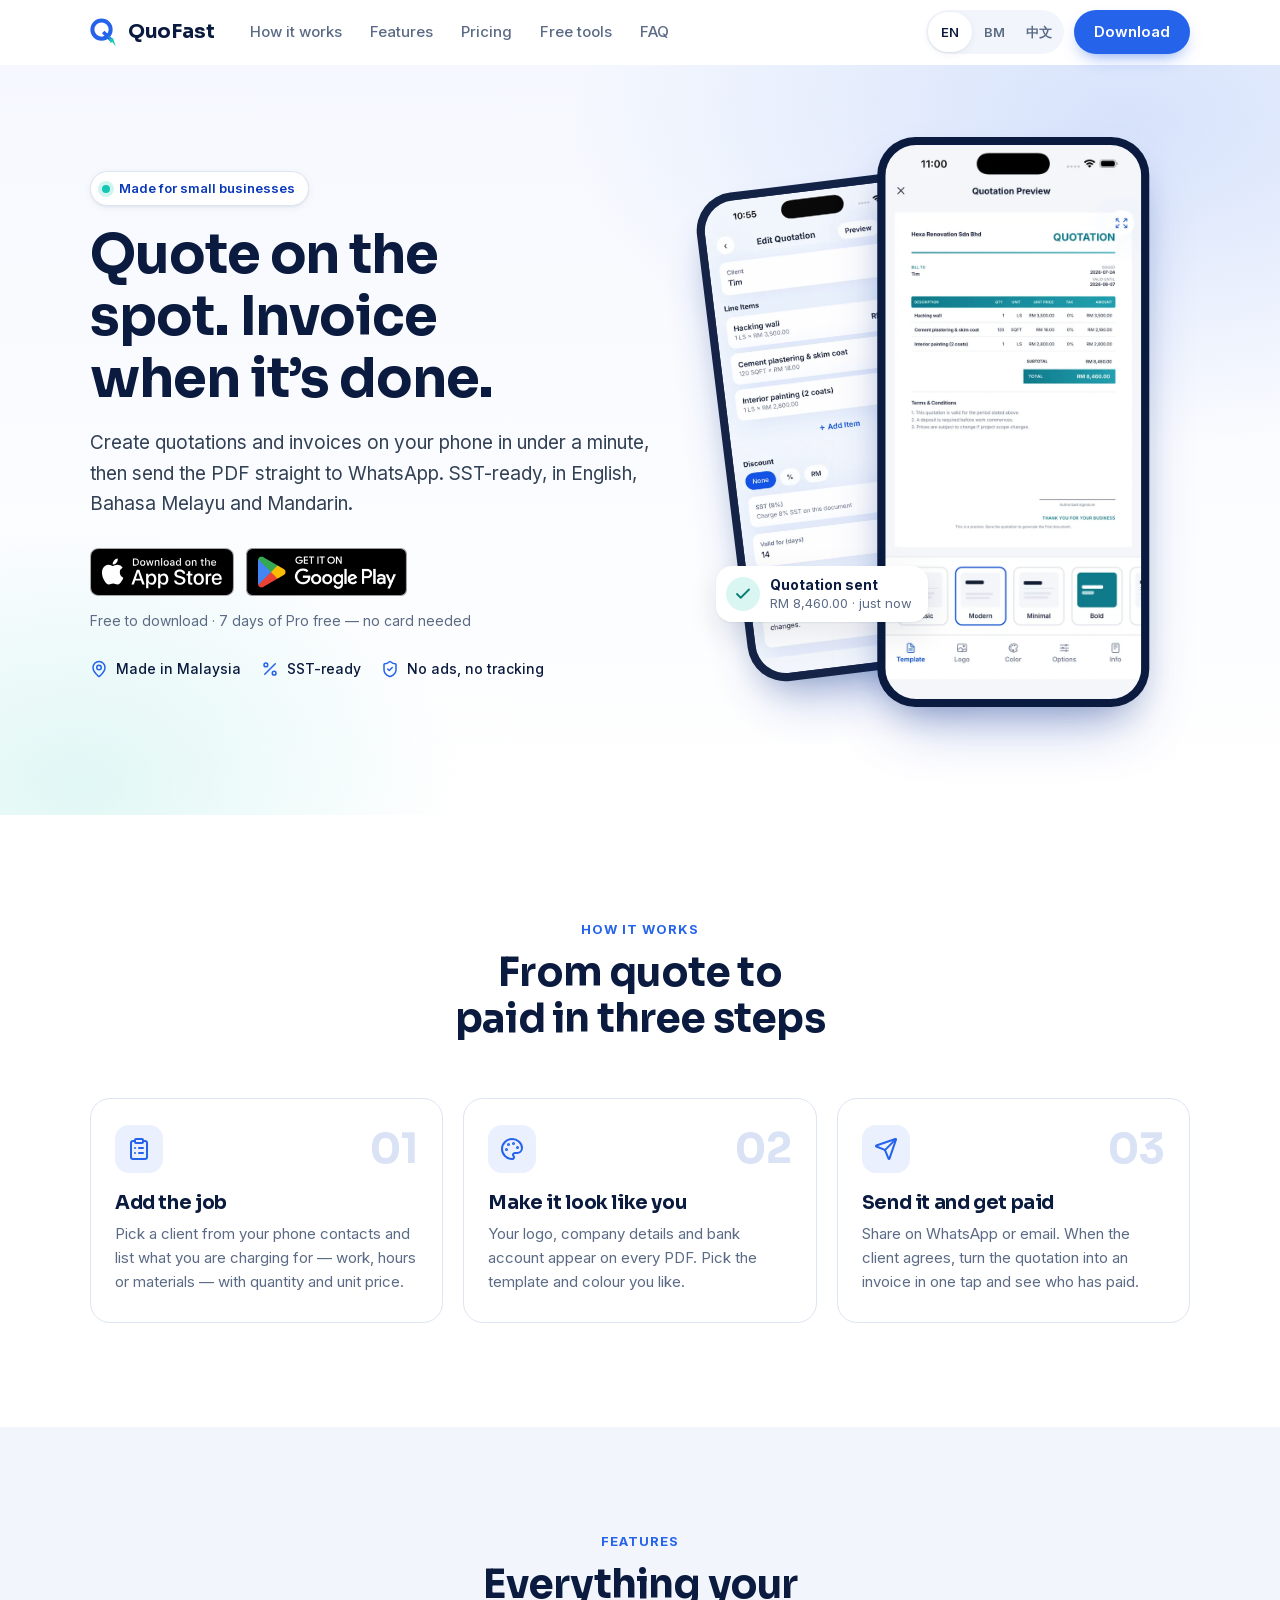
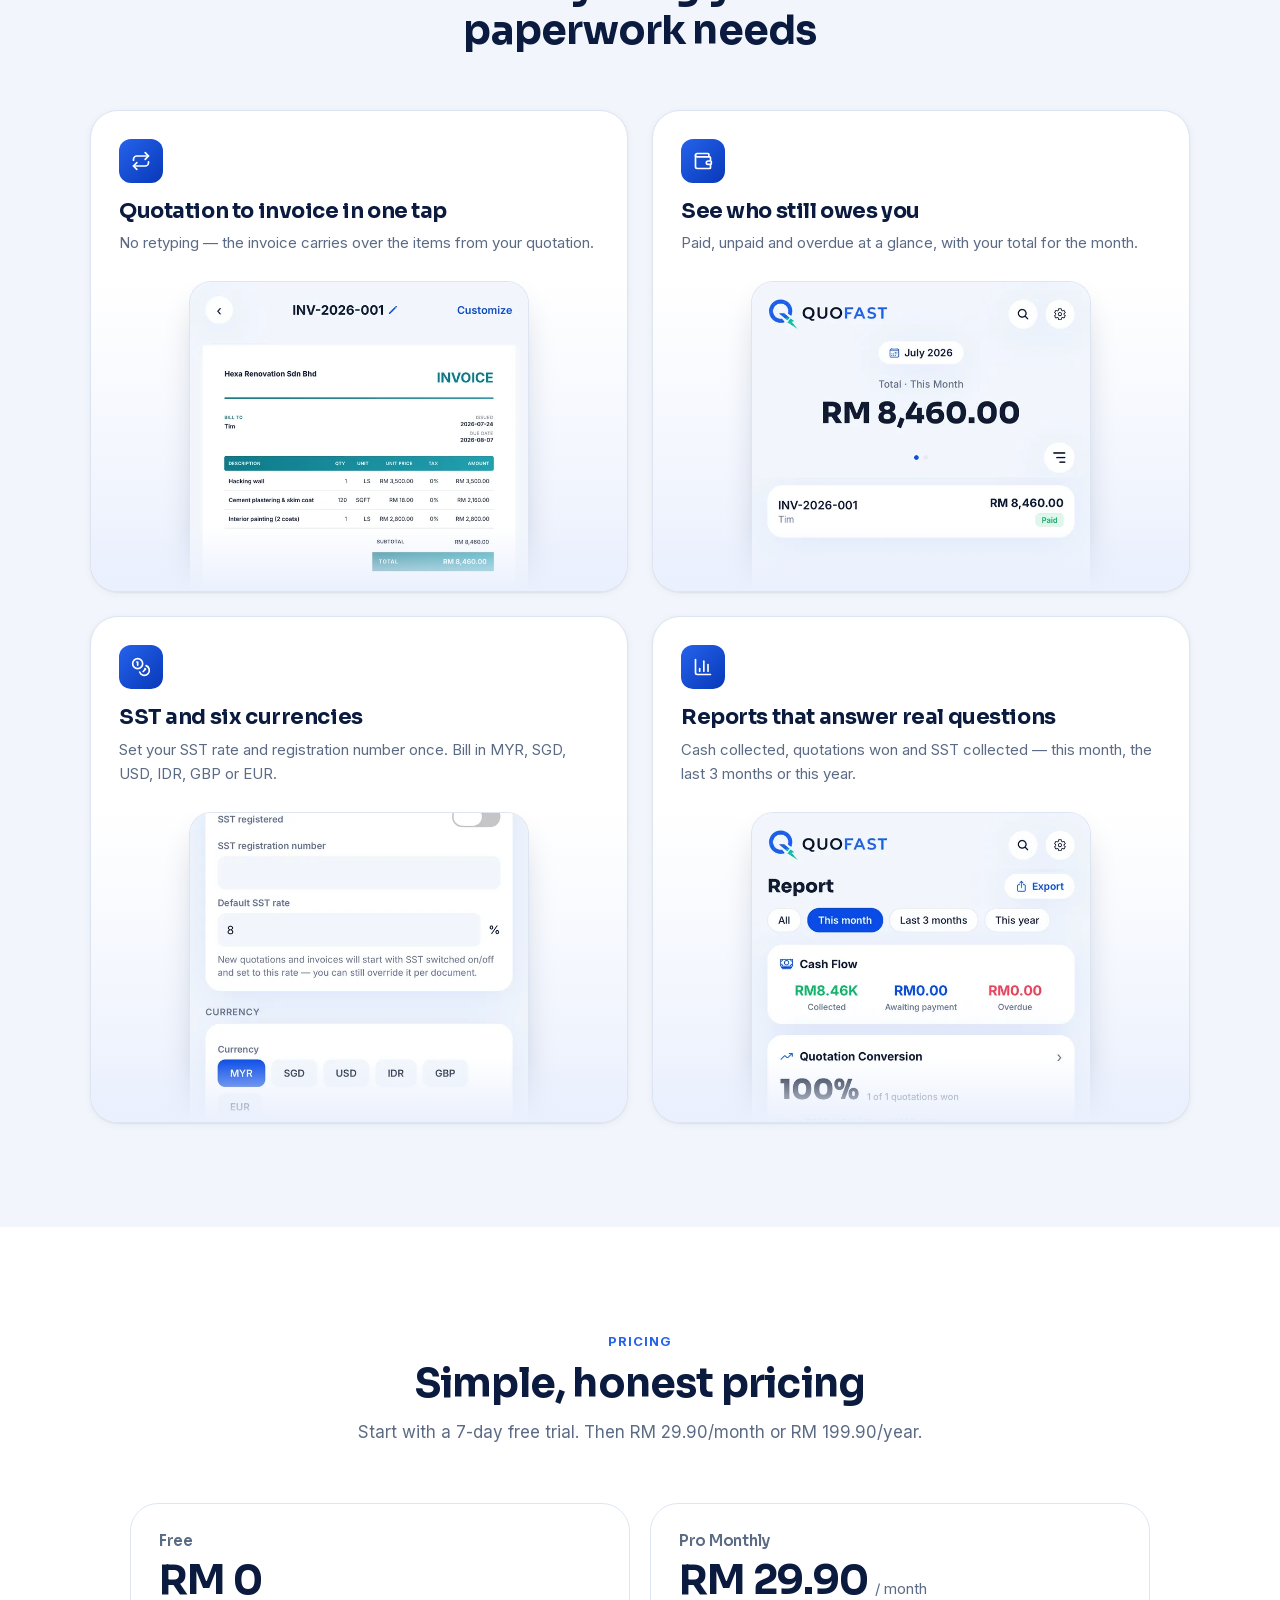
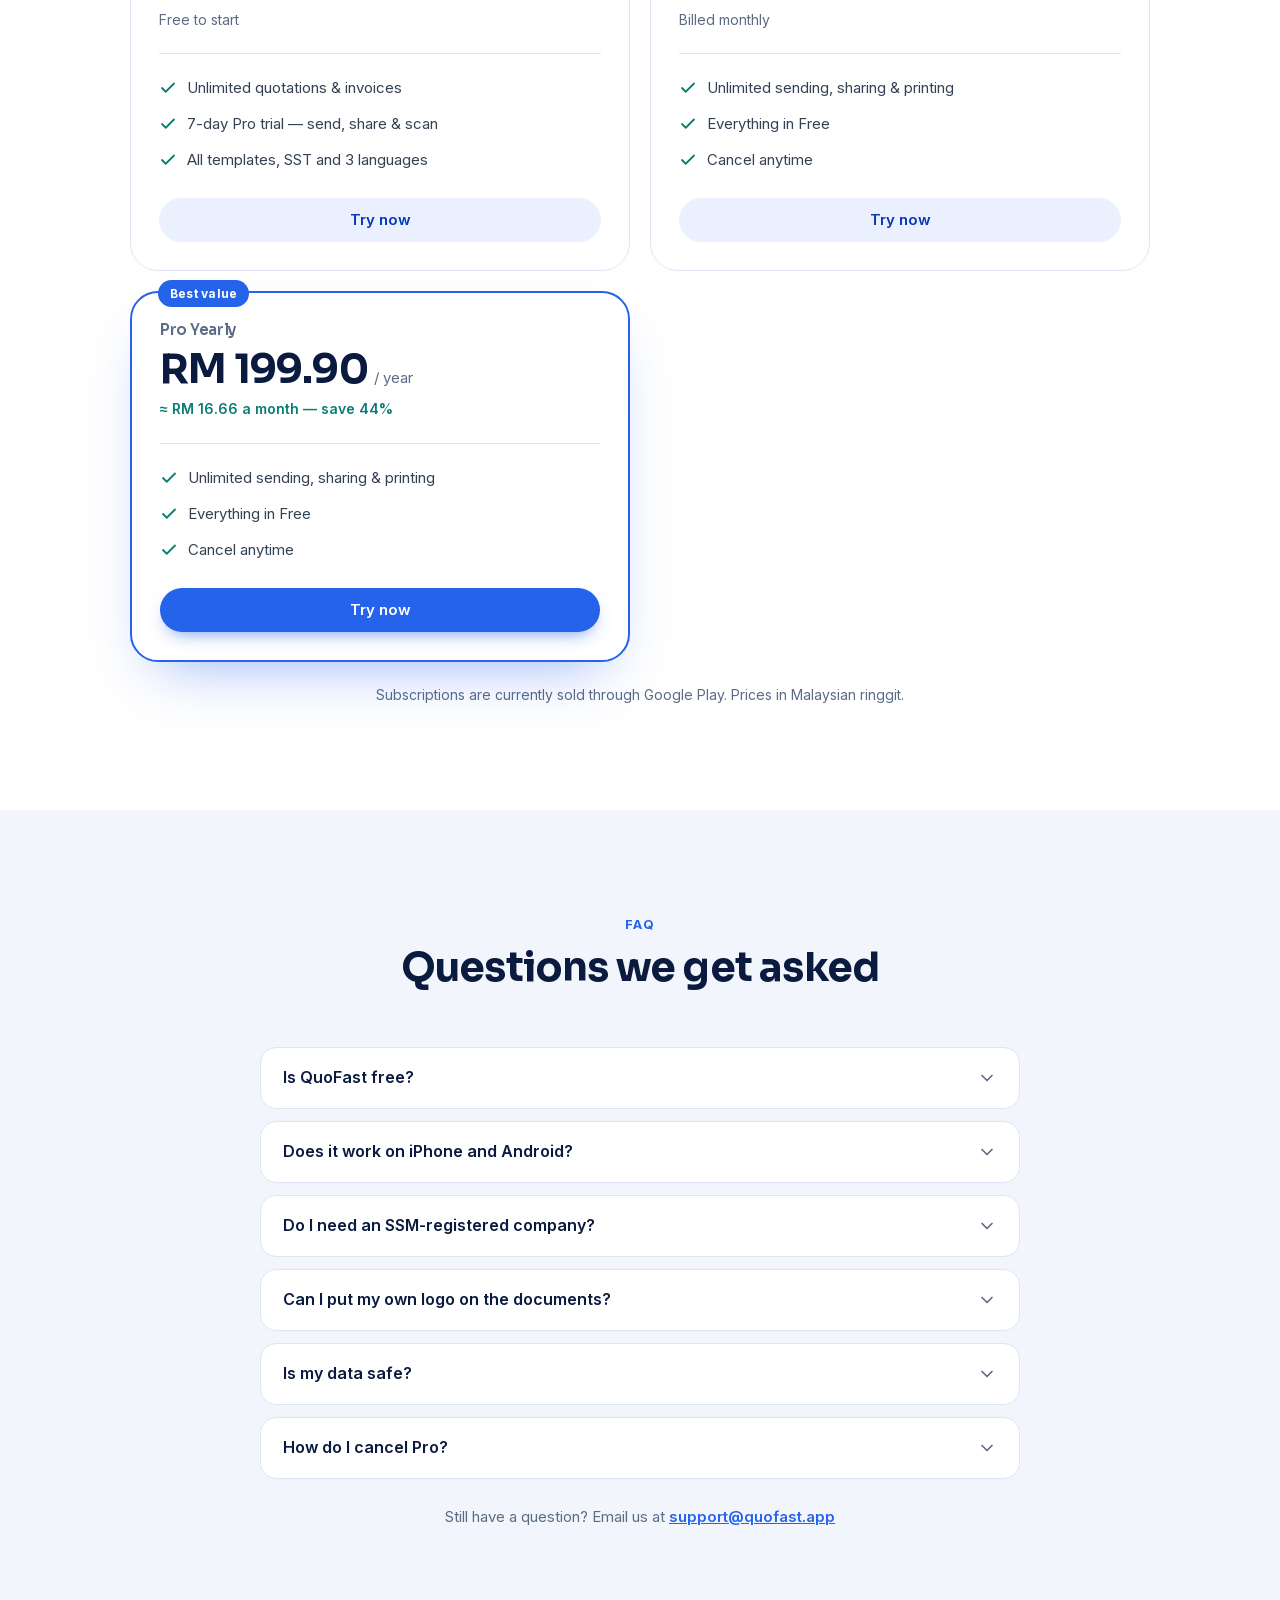
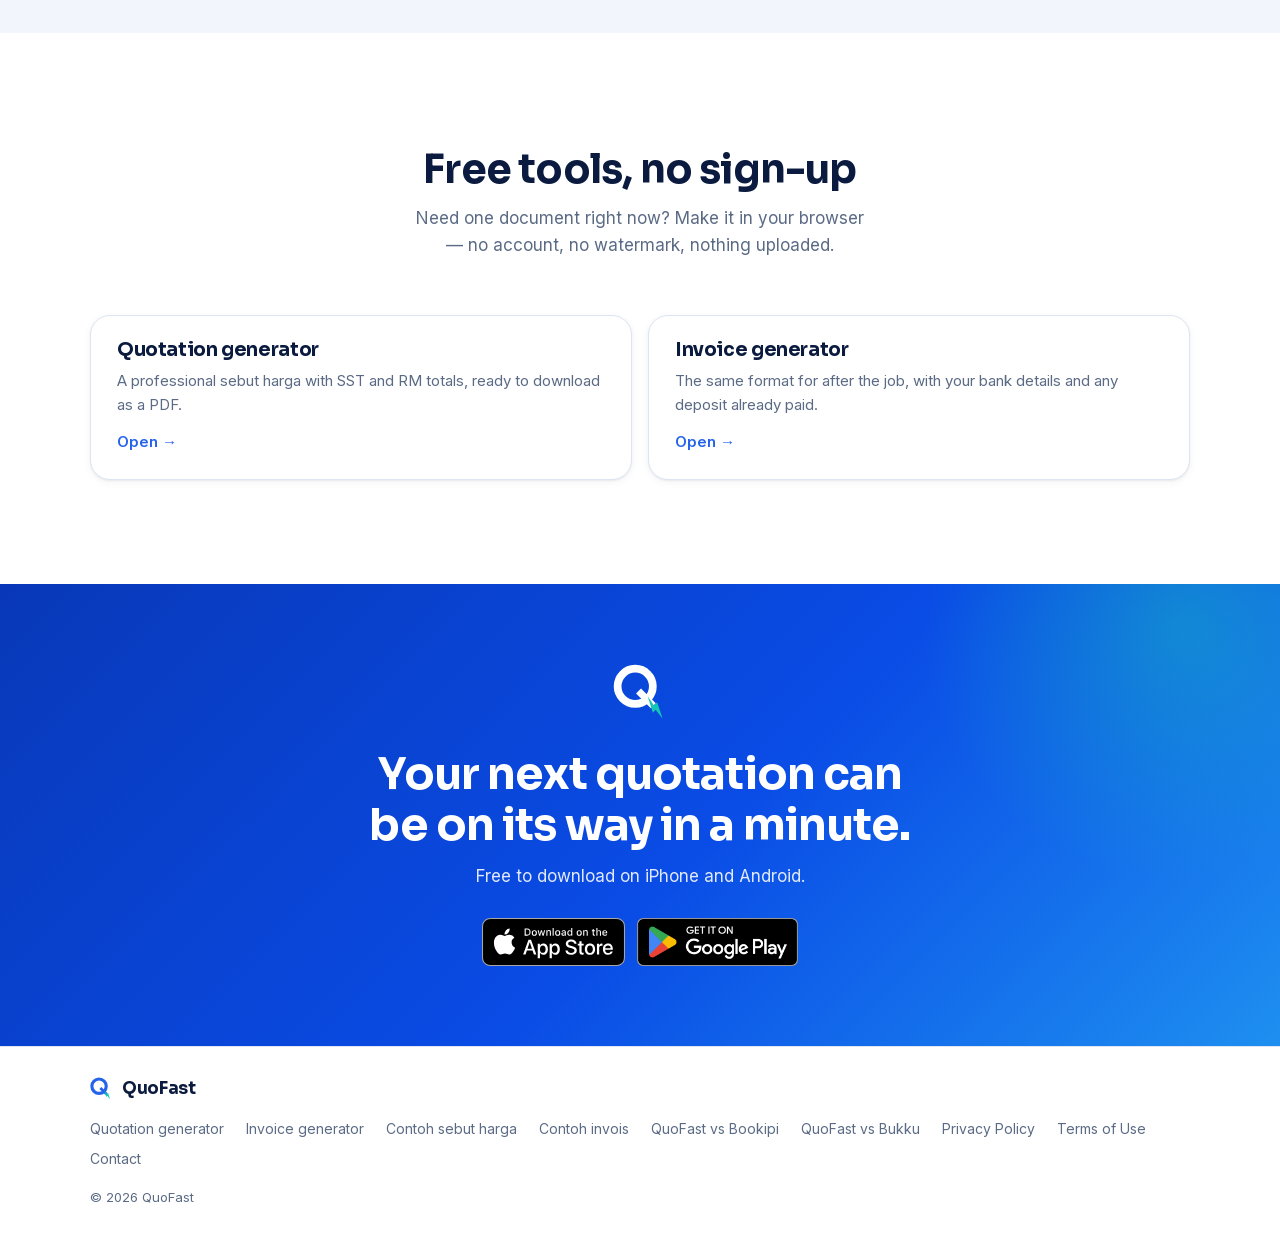
<file: index.html>
<!DOCTYPE html>
<html lang="en" data-lang="en">
<head>
<meta charset="UTF-8">
<meta name="viewport" content="width=device-width, initial-scale=1">
<title>QuoFast — Quotation &amp; Invoice App for Malaysian Small Businesses</title>
<meta name="description" content="Create professional quotations and invoices on your phone in under a minute and send them on WhatsApp. SST-ready, in English, Bahasa Melayu and Mandarin.">
<link rel="canonical" href="https://quofast.app/">
<meta name="theme-color" content="#0a4ce6">
<link rel="icon" href="assets/img/logo-mark.svg" type="image/svg+xml">
<link rel="icon" href="assets/img/favicon-48.png" sizes="48x48" type="image/png">
<link rel="apple-touch-icon" href="assets/img/apple-touch-icon.png">

<meta property="og:type" content="website">
<meta property="og:site_name" content="QuoFast">
<meta property="og:url" content="https://quofast.app/">
<meta property="og:title" content="QuoFast — Quotations &amp; invoices for small businesses">
<meta property="og:description" content="Create a professional quotation on your phone in under a minute and send it on WhatsApp. SST-ready, in English, Bahasa Melayu and Mandarin.">
<meta property="og:image" content="https://quofast.app/assets/img/og.jpg">
<meta property="og:image:width" content="1200">
<meta property="og:image:height" content="630">
<meta property="og:image:alt" content="QuoFast — Quotations &amp; invoices for small businesses">
<meta name="twitter:card" content="summary_large_image">

<link rel="preload" href="assets/fonts/inter.woff2" as="font" type="font/woff2" crossorigin>
<link rel="preload" href="assets/fonts/sora.woff2" as="font" type="font/woff2" crossorigin>
<link rel="stylesheet" href="assets/site.css?v=202611250240">

<script>
  // Pick the language before anything is drawn: a visitor whose phone is in Chinese should never
  // see the English page flash first. Order: ?lang= in the link, then their last choice, then the
  // phone's language. site.js does the actual swap and clears i18n-pending; the timeout is a
  // safety net so a script failure can never leave the page blank.
  (function () {
    var ok = { en: 1, ms: 1, zh: 1 }, lang = null, saved = null;
    var asked = new URLSearchParams(location.search).get('lang');
    try { saved = localStorage.getItem('qf-lang'); } catch (e) {}
    if (ok[asked]) lang = asked; else if (ok[saved]) lang = saved;
    var prefs = navigator.languages || [navigator.language || 'en'];
    for (var i = 0; !lang && i < prefs.length; i++) {
      var p = String(prefs[i] || '').toLowerCase();
      if (p.indexOf('zh') === 0) lang = 'zh';
      else if (p.indexOf('ms') === 0 || p.indexOf('id') === 0) lang = 'ms';
      else if (p.indexOf('en') === 0) lang = 'en';
    }
    lang = lang || 'en';
    var root = document.documentElement;
    root.setAttribute('data-lang', lang);
    root.lang = lang === 'zh' ? 'zh-Hans' : lang;
    if (lang !== 'en') {
      root.classList.add('i18n-pending');
      setTimeout(function () { root.classList.remove('i18n-pending'); }, 1500);
    }
  })();
</script>
<script src="assets/site.js?v=202611250240" defer></script>

<script type="application/ld+json">
{
  "@context": "https://schema.org",
  "@type": "SoftwareApplication",
  "name": "QuoFast",
  "applicationCategory": "BusinessApplication",
  "operatingSystem": "Android, iOS",
  "url": "https://quofast.app/",
  "image": "https://quofast.app/assets/img/og.jpg",
  "description": "Quotation and invoice app for small businesses in Malaysia. SST-ready, in English, Bahasa Melayu and Mandarin.",
  "offers": { "@type": "Offer", "price": "0", "priceCurrency": "MYR" },
  "downloadUrl": [
    "https://apps.apple.com/my/app/quofast-quote-invoice/id6797022510",
    "https://play.google.com/store/apps/details?id=com.quofast.app"
  ]
}
</script>
</head>
<body>

<!-- Icons: Lucide (https://lucide.dev), ISC License. Logo: QuoFast. -->
<svg width="0" height="0" style="position:absolute" aria-hidden="true" focusable="false">
  <defs>
    <symbol id="logo" viewBox="252 262 622 642">
      <circle cx="508" cy="518" r="203" fill="none" stroke="currentColor" stroke-width="89"/>
      <line x1="546" y1="572" x2="716" y2="742" stroke="currentColor" stroke-width="80"/>
      <path d="M92,0 L0,175 L46,175 L30,305 L120,126 L68,126 Z" fill="#14C6B3" transform="translate(737,763) rotate(-45) translate(-60,-152.5)"/>
    </symbol>
    <symbol id="i-check" viewBox="0 0 24 24" fill="none" stroke="currentColor" stroke-width="2.4" stroke-linecap="round" stroke-linejoin="round"><path d="M20 6 9 17l-5-5"/></symbol>
    <symbol id="i-pin" viewBox="0 0 24 24" fill="none" stroke="currentColor" stroke-width="2" stroke-linecap="round" stroke-linejoin="round"><path d="M20 10c0 4.993-5.539 10.193-7.399 11.799a1 1 0 0 1-1.202 0C9.539 20.193 4 14.993 4 10a8 8 0 0 1 16 0"/><circle cx="12" cy="10" r="3"/></symbol>
    <symbol id="i-percent" viewBox="0 0 24 24" fill="none" stroke="currentColor" stroke-width="2" stroke-linecap="round" stroke-linejoin="round"><line x1="19" x2="5" y1="5" y2="19"/><circle cx="6.5" cy="6.5" r="2.5"/><circle cx="17.5" cy="17.5" r="2.5"/></symbol>
    <symbol id="i-shield" viewBox="0 0 24 24" fill="none" stroke="currentColor" stroke-width="2" stroke-linecap="round" stroke-linejoin="round"><path d="M20 13c0 5-3.5 7.5-7.66 8.95a1 1 0 0 1-.67-.01C7.5 20.5 4 18 4 13V6a1 1 0 0 1 1-1c2 0 4.5-1.2 6.24-2.72a1.17 1.17 0 0 1 1.52 0C14.51 3.81 17 5 19 5a1 1 0 0 1 1 1z"/><path d="m9 12 2 2 4-4"/></symbol>
    <symbol id="i-clipboard" viewBox="0 0 24 24" fill="none" stroke="currentColor" stroke-width="2" stroke-linecap="round" stroke-linejoin="round"><rect width="8" height="4" x="8" y="2" rx="1" ry="1"/><path d="M16 4h2a2 2 0 0 1 2 2v14a2 2 0 0 1-2 2H6a2 2 0 0 1-2-2V6a2 2 0 0 1 2-2h2"/><path d="M12 11h4"/><path d="M12 16h4"/><path d="M8 11h.01"/><path d="M8 16h.01"/></symbol>
    <symbol id="i-palette" viewBox="0 0 24 24" fill="none" stroke="currentColor" stroke-width="2" stroke-linecap="round" stroke-linejoin="round"><path d="M12 22a1 1 0 0 1 0-20 10 9 0 0 1 10 9 5 5 0 0 1-5 5h-2.25a1.75 1.75 0 0 0-1.4 2.8l.3.4a1.75 1.75 0 0 1-1.4 2.8z"/><circle cx="13.5" cy="6.5" r=".5" fill="currentColor"/><circle cx="17.5" cy="10.5" r=".5" fill="currentColor"/><circle cx="6.5" cy="12.5" r=".5" fill="currentColor"/><circle cx="8.5" cy="7.5" r=".5" fill="currentColor"/></symbol>
    <symbol id="i-send" viewBox="0 0 24 24" fill="none" stroke="currentColor" stroke-width="2" stroke-linecap="round" stroke-linejoin="round"><path d="M14.536 21.686a.5.5 0 0 0 .937-.024l6.5-19a.496.496 0 0 0-.635-.635l-19 6.5a.5.5 0 0 0-.024.937l7.93 3.18a2 2 0 0 1 1.112 1.11z"/><path d="m21.854 2.147-10.94 10.939"/></symbol>
    <symbol id="i-repeat" viewBox="0 0 24 24" fill="none" stroke="currentColor" stroke-width="2" stroke-linecap="round" stroke-linejoin="round"><path d="m17 2 4 4-4 4"/><path d="M3 11v-1a4 4 0 0 1 4-4h14"/><path d="m7 22-4-4 4-4"/><path d="M21 13v1a4 4 0 0 1-4 4H3"/></symbol>
    <symbol id="i-wallet" viewBox="0 0 24 24" fill="none" stroke="currentColor" stroke-width="2" stroke-linecap="round" stroke-linejoin="round"><path d="M19 7V4a1 1 0 0 0-1-1H5a2 2 0 0 0 0 4h15a1 1 0 0 1 1 1v4h-3a2 2 0 0 0 0 4h3a1 1 0 0 0 1-1v-2a1 1 0 0 0-1-1"/><path d="M3 5v14a2 2 0 0 0 2 2h15a1 1 0 0 0 1-1v-4"/></symbol>
    <symbol id="i-coins" viewBox="0 0 24 24" fill="none" stroke="currentColor" stroke-width="2" stroke-linecap="round" stroke-linejoin="round"><circle cx="8" cy="8" r="6"/><path d="M18.09 10.37A6 6 0 1 1 10.34 18"/><path d="M7 6h1v4"/><path d="m16.71 13.88.7.71-2.82 2.82"/></symbol>
    <symbol id="i-chart" viewBox="0 0 24 24" fill="none" stroke="currentColor" stroke-width="2" stroke-linecap="round" stroke-linejoin="round"><path d="M3 3v16a2 2 0 0 0 2 2h16"/><path d="M18 17V9"/><path d="M13 17V5"/><path d="M8 17v-3"/></symbol>
    <symbol id="i-chevron" viewBox="0 0 24 24" fill="none" stroke="currentColor" stroke-width="2" stroke-linecap="round" stroke-linejoin="round"><path d="m6 9 6 6 6-6"/></symbol>
  </defs>
</svg>

<a class="skip" href="#main">Skip to content</a>

<header class="nav">
  <div class="container nav-inner">
    <a class="brand" href="#top" aria-label="QuoFast">
      <svg class="brand-mark" aria-hidden="true"><use href="#logo"/></svg>
      <span>QuoFast</span>
    </a>
    <nav class="nav-links" aria-label="Sections">
      <a href="#how" data-i18n="nav.how">How it works</a>
      <a href="#features" data-i18n="nav.features">Features</a>
      <a href="#pricing" data-i18n="nav.pricing">Pricing</a>
      <a href="#tools" data-i18n="nav.tools">Free tools</a>
      <a href="#faq" data-i18n="nav.faq">FAQ</a>
    </nav>
    <div class="nav-actions">
      <div class="lang" role="group" aria-label="Language" data-i18n-aria="lang.label">
        <button type="button" data-lang="en" aria-pressed="true">EN</button>
        <button type="button" data-lang="ms" aria-pressed="false">BM</button>
        <button type="button" data-lang="zh" aria-pressed="false" lang="zh-Hans">中文</button>
      </div>
      <a class="btn btn-primary" href="#download" data-store="auto" data-placement="nav" data-i18n="nav.download">Download</a>
    </div>
  </div>
</header>

<main id="main">

  <section class="hero" id="top">
    <div class="container hero-grid">
      <div class="hero-copy">
        <p class="eyebrow"><span class="dot" aria-hidden="true"></span><span data-i18n="hero.eyebrow">Made for small businesses</span></p>
        <h1 data-i18n="hero.title">Quote on the spot. Invoice when it’s done.</h1>
        <p class="lede" data-i18n="hero.lede">Create quotations and invoices on your phone in under a minute, then send the PDF straight to WhatsApp. SST-ready, in English, Bahasa Melayu and Mandarin.</p>

        <div class="stores">
          <a class="store" href="https://apps.apple.com/my/app/quofast-quote-invoice/id6797022510" data-store="ios">
            <img src="assets/badges/app-store-en.svg" width="120" height="40" alt="Download on the App Store" data-badge="app-store" data-i18n-alt="badge.appstore">
          </a>
          <a class="store" href="https://play.google.com/store/apps/details?id=com.quofast.app" data-store="android" data-placement="hero">
            <img src="assets/badges/google-play-en.png" width="161" height="48" alt="Get it on Google Play" data-badge="google-play" data-i18n-alt="badge.googleplay">
          </a>
        </div>
        <p class="fine" data-i18n="hero.free">Free to download · 7 days of Pro free — no card needed</p>

        <ul class="trust">
          <li><svg class="icon" aria-hidden="true"><use href="#i-pin"/></svg><span data-i18n="trust.made">Made in Malaysia</span></li>
          <li><svg class="icon" aria-hidden="true"><use href="#i-percent"/></svg><span data-i18n="trust.sst">SST-ready</span></li>
          <li><svg class="icon" aria-hidden="true"><use href="#i-shield"/></svg><span data-i18n="trust.private">No ads, no tracking</span></li>
        </ul>
      </div>

      <div class="hero-visual">
        <figure class="phone phone-back">
          <img src="assets/img/hero-editor.webp" width="600" height="1298" alt="Editing the line items of a quotation in QuoFast" data-i18n-alt="alt.editor">
        </figure>
        <figure class="phone phone-front">
          <img src="assets/img/hero-quote.webp" width="600" height="1298" alt="QuoFast quotation preview for an RM 8,460 job" data-i18n-alt="alt.quote" fetchpriority="high">
        </figure>
        <div class="float-chip" aria-hidden="true">
          <span class="tick"><svg class="icon"><use href="#i-check"/></svg></span>
          <span><strong data-i18n="hero.chip.title">Quotation sent</strong><span data-i18n="hero.chip.sub">RM 8,460.00 · just now</span></span>
        </div>
      </div>
    </div>
  </section>

  <section class="section" id="how">
    <div class="container">
      <div class="section-head">
        <p class="kicker" data-i18n="how.kicker">How it works</p>
        <h2 data-i18n="how.title">From quote to paid in three steps</h2>
      </div>
      <ol class="steps">
        <li class="step">
          <div class="step-top">
            <span class="step-icon"><svg class="icon" aria-hidden="true"><use href="#i-clipboard"/></svg></span>
            <span class="step-num" aria-hidden="true">01</span>
          </div>
          <h3 data-i18n="how.s1.title">Add the job</h3>
          <p data-i18n="how.s1.text">Pick a client from your phone contacts and list what you are charging for — work, hours or materials — with quantity and unit price.</p>
        </li>
        <li class="step">
          <div class="step-top">
            <span class="step-icon"><svg class="icon" aria-hidden="true"><use href="#i-palette"/></svg></span>
            <span class="step-num" aria-hidden="true">02</span>
          </div>
          <h3 data-i18n="how.s2.title">Make it look like you</h3>
          <p data-i18n="how.s2.text">Your logo, company details and bank account appear on every PDF. Pick the template and colour you like.</p>
        </li>
        <li class="step">
          <div class="step-top">
            <span class="step-icon"><svg class="icon" aria-hidden="true"><use href="#i-send"/></svg></span>
            <span class="step-num" aria-hidden="true">03</span>
          </div>
          <h3 data-i18n="how.s3.title">Send it and get paid</h3>
          <p data-i18n="how.s3.text">Share on WhatsApp or email. When the client agrees, turn the quotation into an invoice in one tap and see who has paid.</p>
        </li>
      </ol>
    </div>
  </section>

  <section class="section section-tint" id="features">
    <div class="container">
      <div class="section-head">
        <p class="kicker" data-i18n="feat.kicker">Features</p>
        <h2 data-i18n="feat.title">Everything your paperwork needs</h2>
      </div>
      <div class="features">
        <article class="feature">
          <div class="feature-copy">
            <span class="feature-icon"><svg class="icon" aria-hidden="true"><use href="#i-repeat"/></svg></span>
            <h3 data-i18n="feat.f1.title">Quotation to invoice in one tap</h3>
            <p data-i18n="feat.f1.text">No retyping — the invoice carries over the items from your quotation.</p>
          </div>
          <div class="feature-shot">
            <img src="assets/img/feat-convert.webp" width="640" height="748" loading="lazy" decoding="async" alt="An invoice created from a quotation" data-i18n-alt="alt.convert">
          </div>
        </article>
        <article class="feature">
          <div class="feature-copy">
            <span class="feature-icon"><svg class="icon" aria-hidden="true"><use href="#i-wallet"/></svg></span>
            <h3 data-i18n="feat.f2.title">See who still owes you</h3>
            <p data-i18n="feat.f2.text">Paid, unpaid and overdue at a glance, with your total for the month.</p>
          </div>
          <div class="feature-shot">
            <img src="assets/img/feat-track.webp" width="640" height="748" loading="lazy" decoding="async" alt="Invoice list showing this month’s total and a paid invoice" data-i18n-alt="alt.track">
          </div>
        </article>
        <article class="feature">
          <div class="feature-copy">
            <span class="feature-icon"><svg class="icon" aria-hidden="true"><use href="#i-coins"/></svg></span>
            <h3 data-i18n="feat.f3.title">SST and six currencies</h3>
            <p data-i18n="feat.f3.text">Set your SST rate and registration number once. Bill in MYR, SGD, USD, IDR, GBP or EUR.</p>
          </div>
          <div class="feature-shot">
            <img src="assets/img/feat-tax.webp" width="640" height="748" loading="lazy" decoding="async" alt="SST rate and currency settings" data-i18n-alt="alt.tax">
          </div>
        </article>
        <article class="feature">
          <div class="feature-copy">
            <span class="feature-icon"><svg class="icon" aria-hidden="true"><use href="#i-chart"/></svg></span>
            <h3 data-i18n="feat.f4.title">Reports that answer real questions</h3>
            <p data-i18n="feat.f4.text">Cash collected, quotations won and SST collected — this month, the last 3 months or this year.</p>
          </div>
          <div class="feature-shot">
            <img src="assets/img/feat-report.webp" width="640" height="748" loading="lazy" decoding="async" alt="Report with cash flow and quotation conversion" data-i18n-alt="alt.report">
          </div>
        </article>
      </div>
    </div>
  </section>

  <section class="section" id="pricing">
    <div class="container">
      <div class="section-head">
        <p class="kicker" data-i18n="price.kicker">Pricing</p>
        <h2 data-i18n="price.title">Simple, honest pricing</h2>
        <p class="sub" data-i18n="price.sub">Start with a 7-day free trial. Then RM 29.90/month or RM 199.90/year.</p>
      </div>
      <div class="plans">
        <article class="plan">
          <h3 class="plan-name" data-i18n="plan.free.name">Free</h3>
          <p class="plan-price"><span class="amount">RM 0</span></p>
          <p class="plan-caption" data-i18n="plan.free.caption">Free to start</p>
          <ul>
            <li><svg class="icon" aria-hidden="true"><use href="#i-check"/></svg><span data-i18n="plan.free.f1">Unlimited quotations &amp; invoices</span></li>
            <li><svg class="icon" aria-hidden="true"><use href="#i-check"/></svg><span data-i18n="plan.free.f2">7-day Pro trial — send, share &amp; scan</span></li>
            <li><svg class="icon" aria-hidden="true"><use href="#i-check"/></svg><span data-i18n="plan.free.f3">All templates, SST and 3 languages</span></li>
          </ul>
          <a class="btn btn-soft" href="#download" data-store="auto" data-placement="plan-free" data-i18n="plan.cta">Try now</a>
        </article>
        <article class="plan">
          <h3 class="plan-name" data-i18n="plan.monthly.name">Pro Monthly</h3>
          <p class="plan-price"><span class="amount">RM 29.90</span><span class="per" data-i18n="plan.per.month">/ month</span></p>
          <p class="plan-caption" data-i18n="plan.monthly.caption">Billed monthly</p>
          <ul>
            <li><svg class="icon" aria-hidden="true"><use href="#i-check"/></svg><span data-i18n="plan.pro.f1">Unlimited sending, sharing &amp; printing</span></li>
            <li><svg class="icon" aria-hidden="true"><use href="#i-check"/></svg><span data-i18n="plan.pro.f2">Everything in Free</span></li>
            <li><svg class="icon" aria-hidden="true"><use href="#i-check"/></svg><span data-i18n="plan.pro.f3">Cancel anytime</span></li>
          </ul>
          <a class="btn btn-soft" href="#download" data-store="auto" data-placement="plan-monthly" data-i18n="plan.cta">Try now</a>
        </article>
        <article class="plan plan-best">
          <span class="plan-badge" data-i18n="plan.yearly.badge">Best value</span>
          <h3 class="plan-name" data-i18n="plan.yearly.name">Pro Yearly</h3>
          <p class="plan-price"><span class="amount">RM 199.90</span><span class="per" data-i18n="plan.per.year">/ year</span></p>
          <p class="plan-caption save" data-i18n="plan.yearly.save">≈ RM 16.66 a month — save 44%</p>
          <ul>
            <li><svg class="icon" aria-hidden="true"><use href="#i-check"/></svg><span data-i18n="plan.pro.f1">Unlimited sending, sharing &amp; printing</span></li>
            <li><svg class="icon" aria-hidden="true"><use href="#i-check"/></svg><span data-i18n="plan.pro.f2">Everything in Free</span></li>
            <li><svg class="icon" aria-hidden="true"><use href="#i-check"/></svg><span data-i18n="plan.pro.f3">Cancel anytime</span></li>
          </ul>
          <a class="btn btn-primary" href="#download" data-store="auto" data-placement="plan-yearly" data-i18n="plan.cta">Try now</a>
        </article>
      </div>
      <p class="plans-note" data-i18n="price.note">Subscriptions are currently sold through Google Play. Prices in Malaysian ringgit.</p>
    </div>
  </section>

  <section class="section section-tint" id="faq">
    <div class="container">
      <div class="section-head">
        <p class="kicker" data-i18n="faq.kicker">FAQ</p>
        <h2 data-i18n="faq.title">Questions we get asked</h2>
      </div>
      <div class="faq">
        <details>
          <summary><span data-i18n="faq.q1">Is QuoFast free?</span><svg class="icon" aria-hidden="true"><use href="#i-chevron"/></svg></summary>
          <p data-i18n="faq.a1">Yes to start. Build as many quotations and invoices as you like, and get a 7-day Pro trial to send, share and scan everything free. After the trial, Pro keeps it all unlimited for RM 29.90/month.</p>
        </details>
        <details>
          <summary><span data-i18n="faq.q2">Does it work on iPhone and Android?</span><svg class="icon" aria-hidden="true"><use href="#i-chevron"/></svg></summary>
          <p data-i18n="faq.a2">Yes. Download it from the App Store or Google Play.</p>
        </details>
        <details>
          <summary><span data-i18n="faq.q3">Do I need an SSM-registered company?</span><svg class="icon" aria-hidden="true"><use href="#i-chevron"/></svg></summary>
          <p data-i18n="faq.a3">No. Freelancers and one-person businesses use QuoFast too. SST settings are optional.</p>
        </details>
        <details>
          <summary><span data-i18n="faq.q4">Can I put my own logo on the documents?</span><svg class="icon" aria-hidden="true"><use href="#i-chevron"/></svg></summary>
          <p data-i18n="faq.a4">Yes. Upload your logo once and it appears on every quotation and invoice.</p>
        </details>
        <details>
          <summary><span data-i18n="faq.q5">Is my data safe?</span><svg class="icon" aria-hidden="true"><use href="#i-chevron"/></svg></summary>
          <p data-i18n="faq.a5">Your data is encrypted in transit and never sold. No ads, no tracking. You can delete your account and all its data at any time.</p>
        </details>
        <details>
          <summary><span data-i18n="faq.q6">How do I cancel Pro?</span><svg class="icon" aria-hidden="true"><use href="#i-chevron"/></svg></summary>
          <p data-i18n="faq.a6">Any time in Google Play, under Payments &amp; subscriptions. Pro stays active until the end of the period you have paid for.</p>
        </details>
      </div>
      <p class="faq-more"><span data-i18n="faq.more">Still have a question? Email us at</span> <a href="mailto:support@quofast.app">support@quofast.app</a></p>
    </div>
  </section>

  <section class="section" id="tools">
    <div class="container">
      <div class="section-head">
        <h2 data-i18n="tools.title">Free tools, no sign-up</h2>
        <p class="sub" data-i18n="tools.sub">Need one document right now? Make it in your browser — no account, no watermark, nothing uploaded.</p>
      </div>
      <div class="tools-grid">
        <a class="tool-card" href="quotation-generator.html" data-tool="quote">
          <h3 data-i18n="tools.quote.title">Quotation generator</h3>
          <p data-i18n="tools.quote.sub">A professional sebut harga with SST and RM totals, ready to download as a PDF.</p>
          <span class="go" data-i18n="tools.open">Open</span>
        </a>
        <a class="tool-card" href="invoice-generator.html" data-tool="invoice">
          <h3 data-i18n="tools.invoice.title">Invoice generator</h3>
          <p data-i18n="tools.invoice.sub">The same format for after the job, with your bank details and any deposit already paid.</p>
          <span class="go" data-i18n="tools.open">Open</span>
        </a>
      </div>
    </div>
  </section>

  <section class="cta" id="download">
    <div class="container cta-inner">
      <svg class="cta-mark" aria-hidden="true"><use href="#logo"/></svg>
      <h2 data-i18n="cta.title">Your next quotation can be on its way in a minute.</h2>
      <p data-i18n="cta.sub">Free to download on iPhone and Android.</p>
      <div class="stores">
        <a class="store" href="https://apps.apple.com/my/app/quofast-quote-invoice/id6797022510" data-store="ios">
          <img src="assets/badges/app-store-en.svg" width="120" height="40" loading="lazy" alt="Download on the App Store" data-badge="app-store" data-i18n-alt="badge.appstore">
        </a>
        <a class="store" href="https://play.google.com/store/apps/details?id=com.quofast.app" data-store="android" data-placement="cta">
          <img src="assets/badges/google-play-en.png" width="161" height="48" loading="lazy" alt="Get it on Google Play" data-badge="google-play" data-i18n-alt="badge.googleplay">
        </a>
      </div>
    </div>
  </section>

</main>

<footer class="footer">
  <div class="container footer-inner">
    <a class="brand" href="#top" aria-label="QuoFast">
      <svg class="brand-mark" aria-hidden="true"><use href="#logo"/></svg>
      <span>QuoFast</span>
    </a>
    <nav class="footer-links" aria-label="Free tools, legal and contact">
      <!-- The two cards in the Free tools section above carry data-tool, so site.js swaps their
           href to the Malay page for a Malay reader. That leaves the Malay pages with no link
           from this site's strongest page in the HTML a crawler sees — and they are the ones
           aimed at "contoh sebut harga" and "contoh invois", the phrases people actually search.
           These four are plain static hrefs for that reason: every tool page gets a real link
           from the home page, whatever language the visitor is reading in. -->
      <a href="quotation-generator.html" data-i18n="footer.quote">Quotation generator</a>
      <a href="invoice-generator.html" data-i18n="footer.invoice">Invoice generator</a>
      <a href="contoh-sebut-harga.html">Contoh sebut harga</a>
      <a href="contoh-invois.html">Contoh invois</a>
      <a href="quofast-vs-bookipi.html">QuoFast vs Bookipi</a>
      <a href="quofast-vs-bukku.html">QuoFast vs Bukku</a>
      <a href="privacy.html" data-i18n="footer.privacy">Privacy Policy</a>
      <a href="terms.html" data-i18n="footer.terms">Terms of Use</a>
      <a href="mailto:support@quofast.app" data-i18n="footer.contact">Contact</a>
    </nav>
    <small>© 2026 QuoFast</small>
  </div>
</footer>

<!-- Cloudflare Web Analytics. No cookies, nothing stored on the visitor's device, and no
     personal data collected — which is what lets the home page go on saying "No ads, no tracking".
     The token is public by design: it says which site a page view belongs to and grants nothing.
     Added 2026-09-25, because the funnel was dark between "someone opened the page" and "someone
     installed the app", and a post is about to be aimed at exactly that stretch. -->
<script type='module' src='https://static.cloudflareinsights.com/beacon.min.js'
  data-cf-beacon='{"token": "8e151e216c9f42b587acf8e1618d88a7"}'></script>
</body>
</html>
</file>
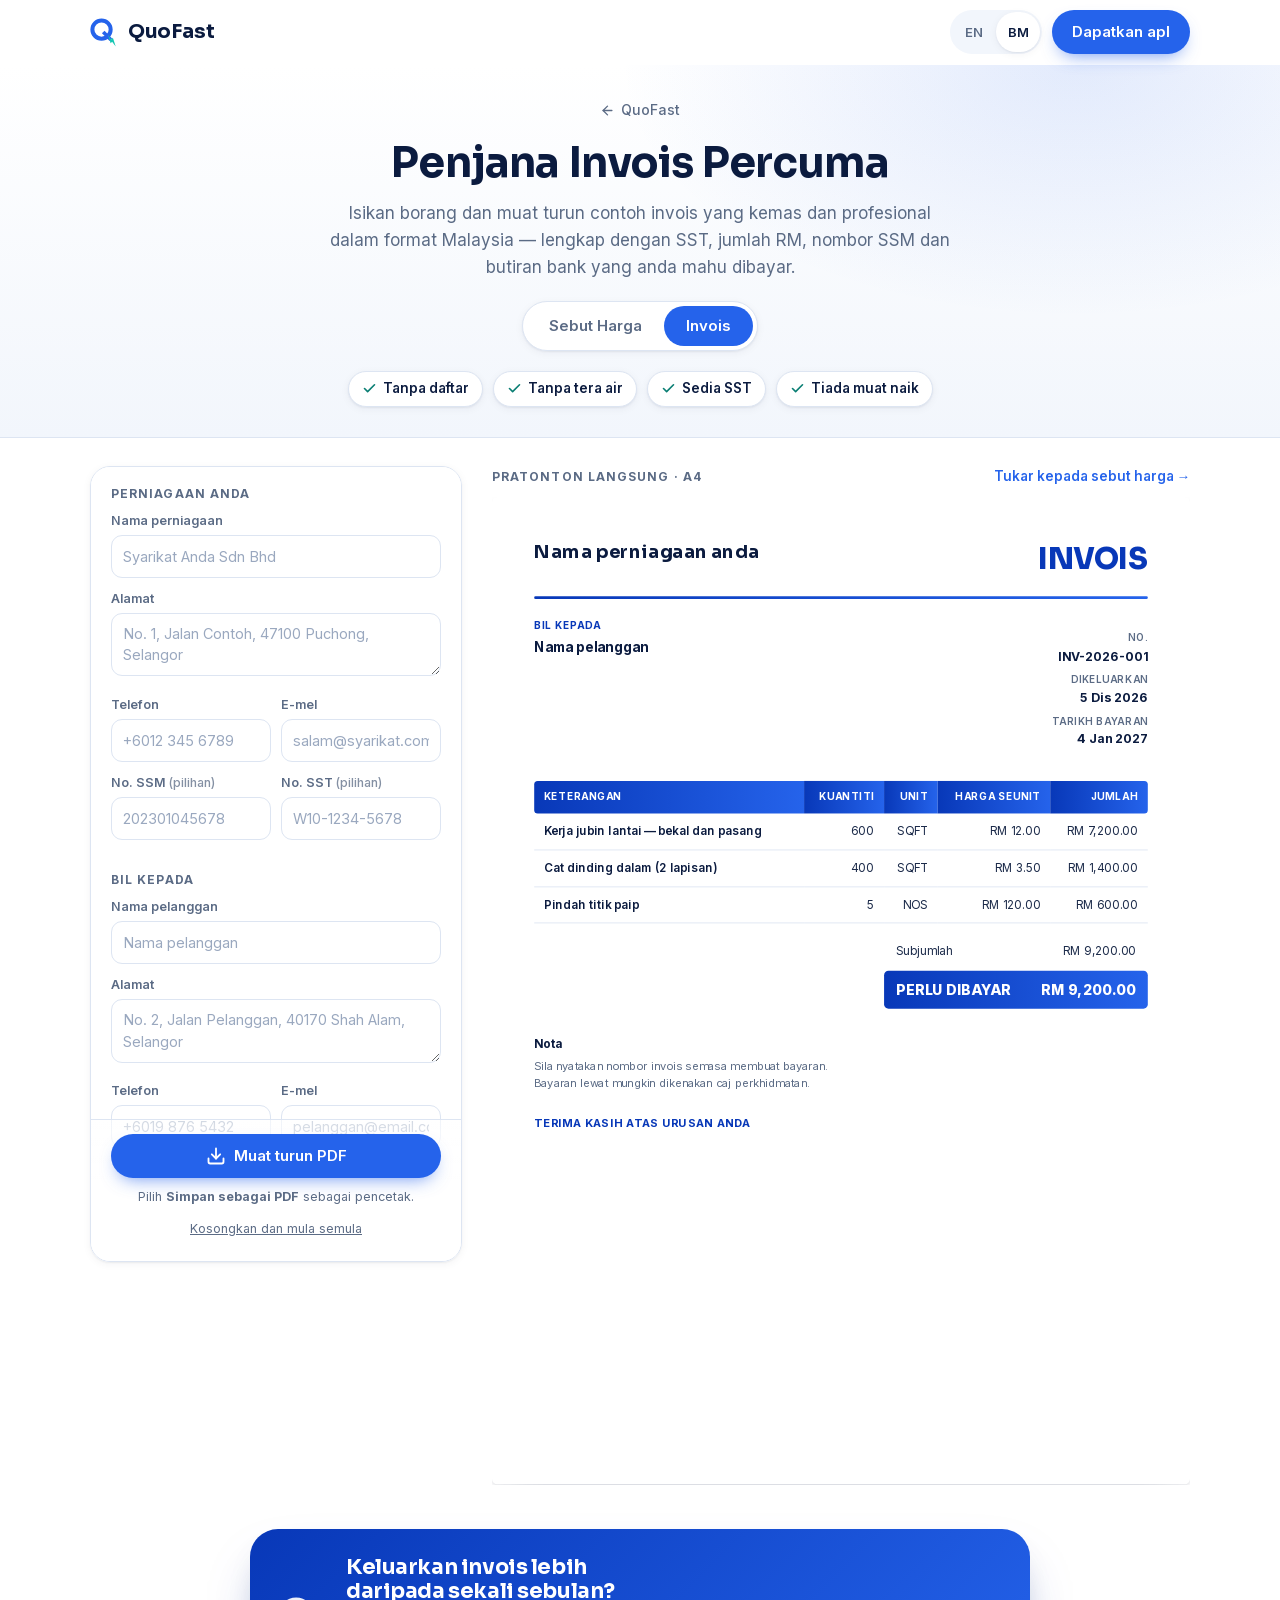
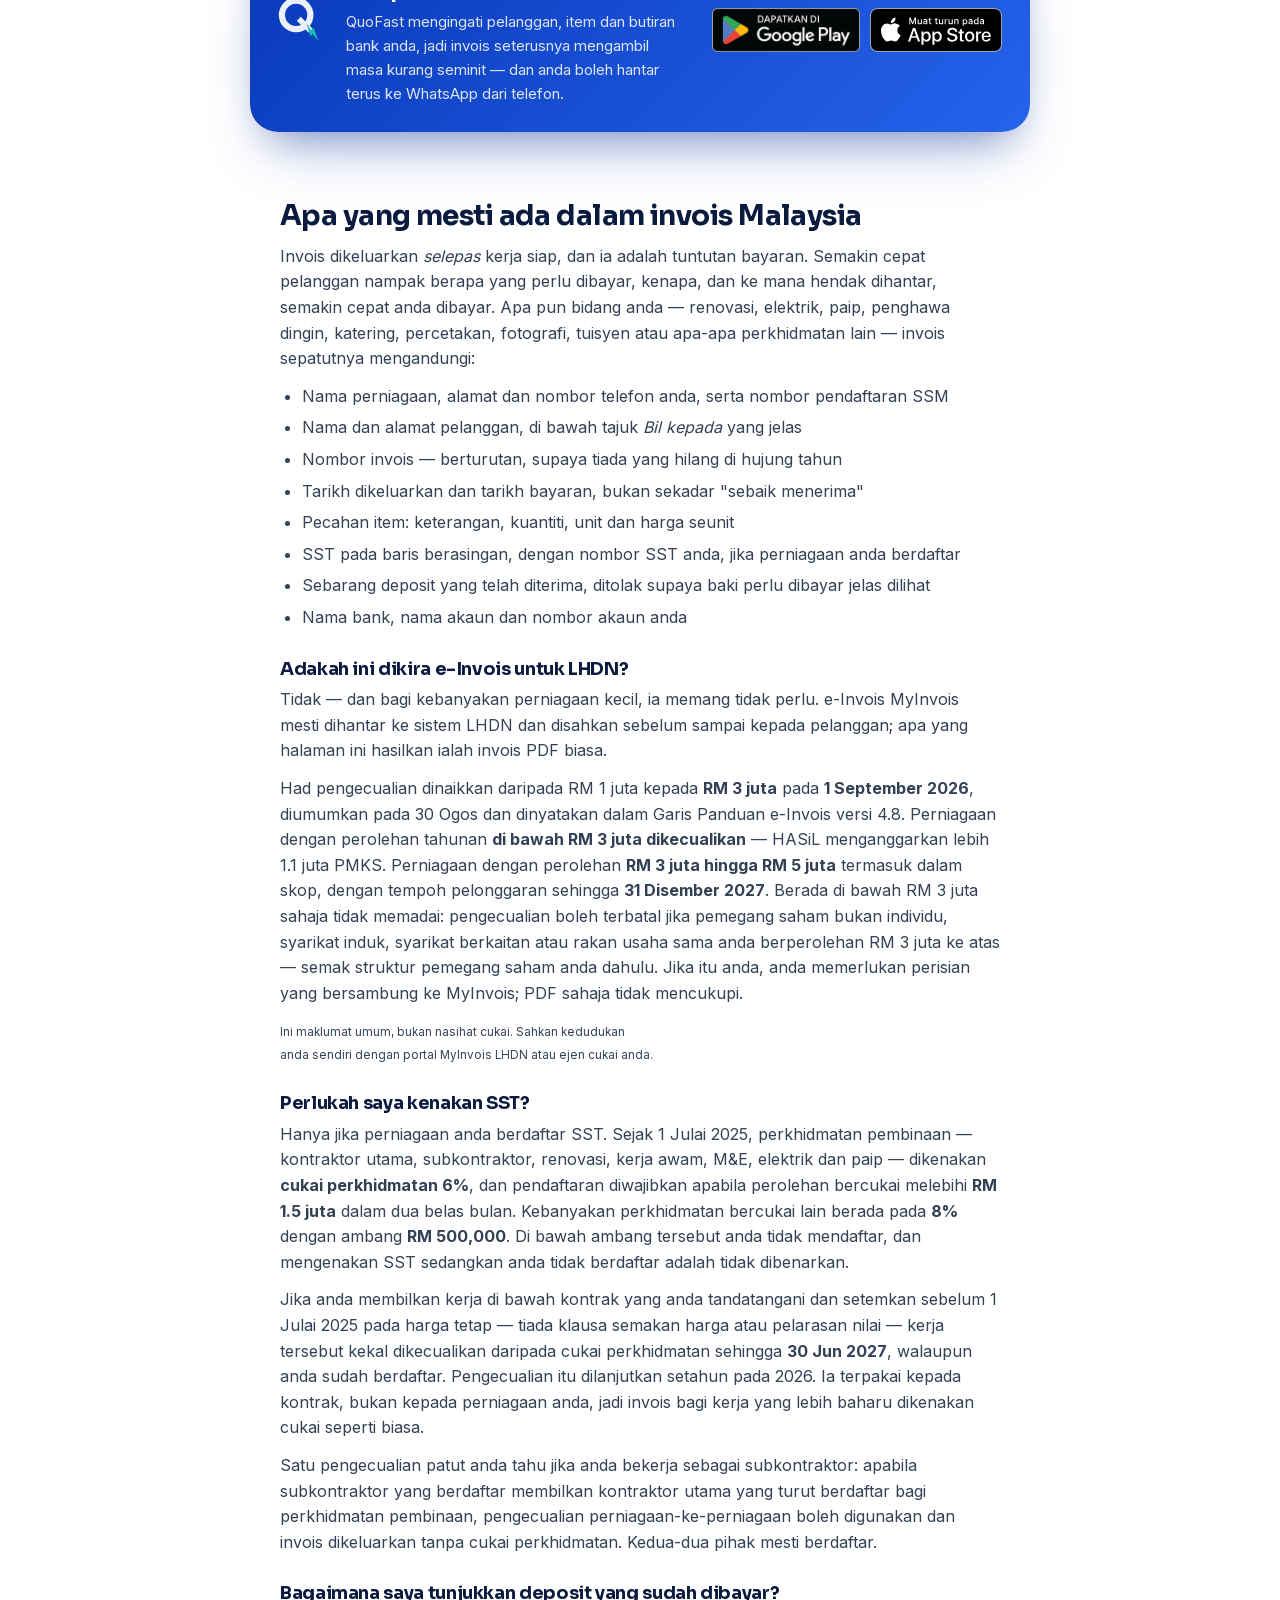
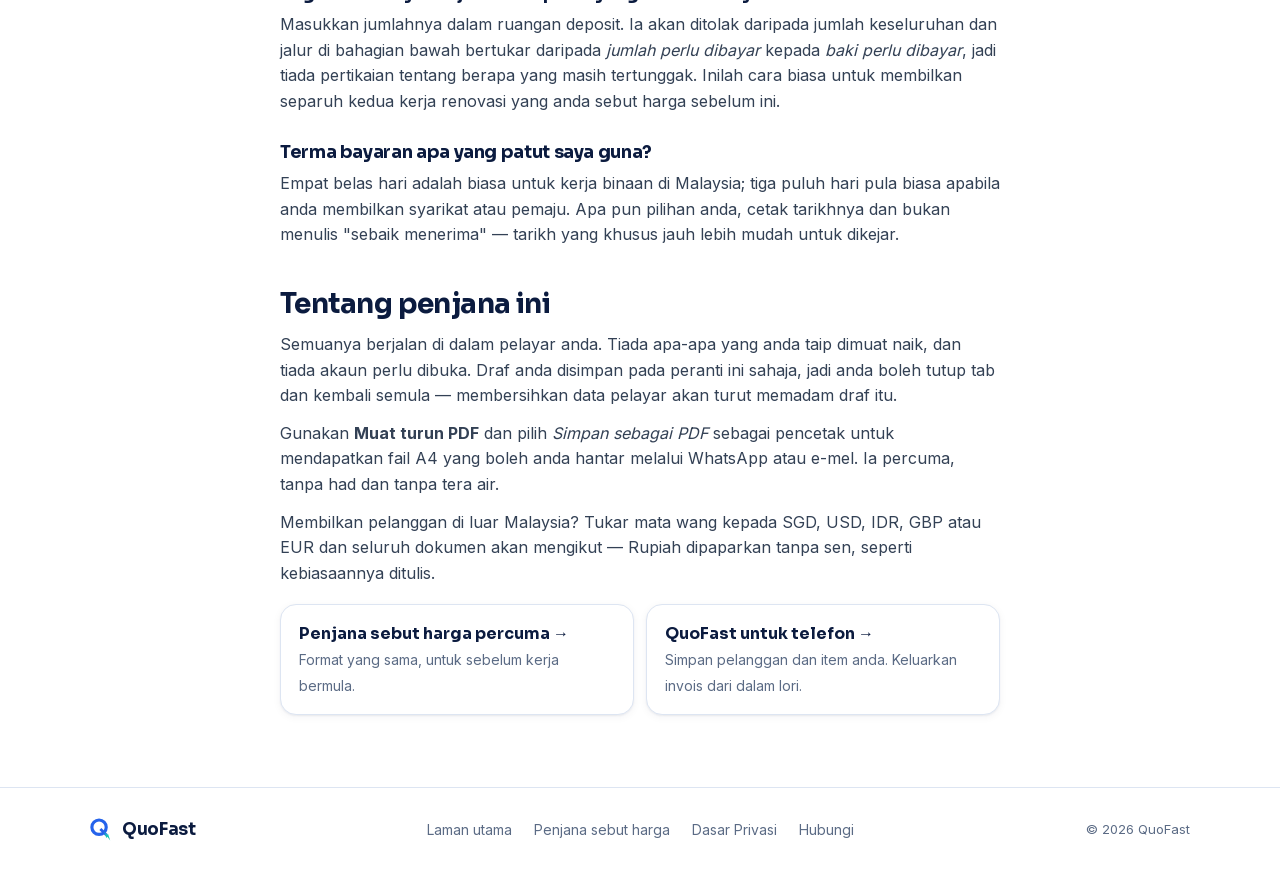
<file: contoh-invois.html>
<!DOCTYPE html>
<html lang="ms">
<head>
<meta charset="UTF-8">
<meta name="viewport" content="width=device-width, initial-scale=1">
<title>Contoh Invois — Jana PDF Percuma, Sedia SST | QuoFast</title>
<meta name="description" content="Buat invois profesional dalam talian, percuma. Format Malaysia dengan SST, jumlah RM, nombor SSM dan butiran bank untuk bayaran. Tanpa daftar, tanpa tera air.">
<link rel="canonical" href="https://quofast.app/contoh-invois.html">
<link rel="alternate" hreflang="en" href="https://quofast.app/invoice-generator.html">
<link rel="alternate" hreflang="ms" href="https://quofast.app/contoh-invois.html">
<link rel="alternate" hreflang="x-default" href="https://quofast.app/invoice-generator.html">
<meta name="theme-color" content="#0a4ce6">
<link rel="icon" href="assets/img/logo-mark.svg" type="image/svg+xml">
<link rel="icon" href="assets/img/favicon-48.png" sizes="48x48" type="image/png">
<link rel="apple-touch-icon" href="assets/img/apple-touch-icon.png">

<meta property="og:type" content="website">
<meta property="og:site_name" content="QuoFast">
<meta property="og:url" content="https://quofast.app/contoh-invois.html">
<meta property="og:title" content="Contoh Invois — format Malaysia, sedia SST">
<meta property="og:description" content="Isikan borang, muat turun PDF. Butiran bank, SST dan jumlah RM. Tanpa daftar, tanpa tera air.">
<meta property="og:image" content="https://quofast.app/assets/img/og.jpg">
<meta property="og:image:width" content="1200">
<meta property="og:image:height" content="630">
<meta name="twitter:card" content="summary_large_image">

<link rel="preload" href="assets/fonts/inter.woff2" as="font" type="font/woff2" crossorigin>
<link rel="preload" href="assets/fonts/sora.woff2" as="font" type="font/woff2" crossorigin>
<link rel="stylesheet" href="assets/site.css?v=202611250240">
<link rel="stylesheet" href="assets/generator.css?v=202611250240">
<script src="assets/generator.js?v=202611250240" defer></script>

<script type="application/ld+json">
{
  "@context": "https://schema.org",
  "@graph": [
    {
      "@type": "WebApplication",
      "name": "Penjana Invois Percuma (Malaysia)",
      "url": "https://quofast.app/contoh-invois.html",
      "applicationCategory": "BusinessApplication",
      "operatingSystem": "Any",
      "browserRequirements": "Requires JavaScript",
      "inLanguage": "ms-MY",
      "description": "Buat invois dalam format Malaysia, lengkap dengan SST, jumlah RM dan butiran bank, dan muat turun sebagai PDF. Tanpa pendaftaran.",
      "offers": { "@type": "Offer", "price": "0", "priceCurrency": "MYR" },
      "publisher": { "@type": "Organization", "name": "QuoFast", "url": "https://quofast.app/" }
    },
    {
      "@type": "BreadcrumbList",
      "itemListElement": [
        { "@type": "ListItem", "position": 1, "name": "QuoFast", "item": "https://quofast.app/" },
        { "@type": "ListItem", "position": 2, "name": "Penjana invois percuma", "item": "https://quofast.app/contoh-invois.html" }
      ]
    },
    {
      "@type": "FAQPage",
      "inLanguage": "ms-MY",
      "mainEntity": [
        {
          "@type": "Question",
          "name": "Apa yang perlu ada dalam invois Malaysia?",
          "acceptedAnswer": {
            "@type": "Answer",
            "text": "Nama perniagaan, alamat dan nombor telefon anda, nombor pendaftaran SSM, nama dan alamat pelanggan, nombor invois, tarikh dikeluarkan, tarikh bayaran, pecahan item dengan kuantiti dan harga seunit, jumlah dalam Ringgit, dan cara anda mahu dibayar. Jika perniagaan anda berdaftar SST, tunjukkan SST pada baris berasingan dan cetak nombor SST anda."
          }
        },
        {
          "@type": "Question",
          "name": "Adakah ini dikira e-Invois untuk LHDN?",
          "acceptedAnswer": {
            "@type": "Answer",
            "text": "Tidak. e-Invois MyInvois mesti dihantar ke sistem LHDN dan disahkan sebelum diberikan kepada pelanggan. Penjana ini menghasilkan invois PDF biasa. Sejak 1 September 2026 had pengecualian ialah perolehan tahunan RM3 juta, yang menurut anggaran HASiL merangkumi lebih 1.1 juta PMKS. Ia tidak automatik — pemegang saham bukan individu, syarikat induk, syarikat berkaitan atau rakan usaha sama yang berperolehan RM3 juta ke atas boleh membatalkannya."
          }
        },
        {
          "@type": "Question",
          "name": "Perlukah saya kenakan SST dalam invois?",
          "acceptedAnswer": {
            "@type": "Answer",
            "text": "Hanya jika perniagaan anda berdaftar SST. Perkhidmatan pembinaan — termasuk renovasi, elektrik, paip dan kerja M&E — dikenakan cukai perkhidmatan 6% apabila perolehan bercukai melebihi RM1.5 juta dalam 12 bulan. Kebanyakan perkhidmatan bercukai lain ialah 8% dengan ambang RM500,000. Kontrak harga tetap yang ditandatangani dan disetemkan sebelum 1 Julai 2025, tanpa klausa semakan harga, kekal dikecualikan daripada cukai perkhidmatan sehingga 30 Jun 2027 walaupun anda sudah berdaftar."
          }
        },
        {
          "@type": "Question",
          "name": "Bagaimana saya tunjukkan deposit yang pelanggan sudah bayar?",
          "acceptedAnswer": {
            "@type": "Answer",
            "text": "Masukkan jumlahnya dalam ruangan deposit. Ia akan ditolak daripada jumlah keseluruhan dan dokumen kemudian menunjukkan baki perlu dibayar, supaya pelanggan nampak dengan tepat berapa lagi yang tinggal."
          }
        }
      ]
    }
  ]
}
</script>
</head>
<body data-doc="invoice">

<!-- Icons: Lucide (https://lucide.dev), ISC License. Logo: QuoFast. -->
<svg width="0" height="0" style="position:absolute" aria-hidden="true" focusable="false">
  <defs>
    <symbol id="logo" viewBox="252 262 622 642">
      <circle cx="508" cy="518" r="203" fill="none" stroke="currentColor" stroke-width="89"/>
      <line x1="546" y1="572" x2="716" y2="742" stroke="currentColor" stroke-width="80"/>
      <path d="M92,0 L0,175 L46,175 L30,305 L120,126 L68,126 Z" fill="#14C6B3" transform="translate(737,763) rotate(-45) translate(-60,-152.5)"/>
    </symbol>
    <symbol id="i-check" viewBox="0 0 24 24" fill="none" stroke="currentColor" stroke-width="2.6" stroke-linecap="round" stroke-linejoin="round"><path d="M20 6 9 17l-5-5"/></symbol>
    <symbol id="i-x" viewBox="0 0 24 24" fill="none" stroke="currentColor" stroke-width="2.2" stroke-linecap="round" stroke-linejoin="round"><path d="M18 6 6 18"/><path d="m6 6 12 12"/></symbol>
    <symbol id="i-plus" viewBox="0 0 24 24" fill="none" stroke="currentColor" stroke-width="2.2" stroke-linecap="round" stroke-linejoin="round"><path d="M5 12h14"/><path d="M12 5v14"/></symbol>
    <symbol id="i-download" viewBox="0 0 24 24" fill="none" stroke="currentColor" stroke-width="2.2" stroke-linecap="round" stroke-linejoin="round"><path d="M21 15v4a2 2 0 0 1-2 2H5a2 2 0 0 1-2-2v-4"/><polyline points="7 10 12 15 17 10"/><line x1="12" x2="12" y1="15" y2="3"/></symbol>
    <symbol id="i-back" viewBox="0 0 24 24" fill="none" stroke="currentColor" stroke-width="2.2" stroke-linecap="round" stroke-linejoin="round"><path d="m12 19-7-7 7-7"/><path d="M19 12H5"/></symbol>
  </defs>
</svg>

<a class="skip" href="#tool">Lompat ke penjana</a>

<header class="nav">
  <div class="container nav-inner">
    <a class="brand" href="./?lang=ms" aria-label="Laman utama QuoFast">
      <svg class="brand-mark" aria-hidden="true"><use href="#logo"/></svg>
      <span>QuoFast</span>
    </a>
    <div class="nav-actions">
      <div class="lang-switch" role="group" aria-label="Bahasa">
        <a href="invoice-generator.html">EN</a>
        <a href="contoh-invois.html" aria-current="true">BM</a>
      </div>
      <a class="btn btn-primary" href="./?lang=ms&amp;src=generator">Dapatkan apl</a>
    </div>
  </div>
</header>

<section class="gen-hero">
  <div class="container">
    <a class="crumb" href="./"><svg class="icon" aria-hidden="true" style="width:15px;height:15px"><use href="#i-back"/></svg> QuoFast</a>
    <h1>Penjana Invois Percuma</h1>
    <p class="sub">Isikan borang dan muat turun contoh invois yang kemas dan profesional dalam format Malaysia — lengkap dengan SST, jumlah RM, nombor SSM dan butiran bank yang anda mahu dibayar.</p>
    <nav class="doc-switch" aria-label="Jenis dokumen">
      <a href="contoh-sebut-harga.html" data-carry>Sebut Harga</a>
      <a href="contoh-invois.html" aria-current="page">Invois</a>
    </nav>
    <ul class="points">
      <li><svg class="icon" aria-hidden="true"><use href="#i-check"/></svg> Tanpa daftar</li>
      <li><svg class="icon" aria-hidden="true"><use href="#i-check"/></svg> Tanpa tera air</li>
      <li><svg class="icon" aria-hidden="true"><use href="#i-check"/></svg> Sedia SST</li>
      <li><svg class="icon" aria-hidden="true"><use href="#i-check"/></svg> Tiada muat naik</li>
    </ul>
  </div>
</section>

<main class="gen-main" id="tool">
  <div class="container">
    <div class="gen-grid">

      <!-- ======================= editor ======================= -->
      <form class="editor noprint" autocomplete="on" onsubmit="return false">
        <h2>Perniagaan anda</h2>
        <div class="field">
          <label for="coName">Nama perniagaan</label>
          <input id="coName" name="organization" placeholder="Syarikat Anda Sdn Bhd">
        </div>
        <div class="field">
          <label for="coAddr">Alamat</label>
          <textarea id="coAddr" placeholder="No. 1, Jalan Contoh, 47100 Puchong, Selangor"></textarea>
        </div>
        <div class="row-2">
          <div class="field"><label for="coPhone">Telefon</label><input id="coPhone" type="tel" placeholder="+6012 345 6789"></div>
          <div class="field"><label for="coEmail">E-mel</label><input id="coEmail" type="email" placeholder="salam@syarikat.com"></div>
        </div>
        <div class="row-2">
          <div class="field"><label for="coSsm">No. SSM <span class="opt">(pilihan)</span></label><input id="coSsm" placeholder="202301045678"></div>
          <div class="field"><label for="coSst">No. SST <span class="opt">(pilihan)</span></label><input id="coSst" placeholder="W10-1234-5678"></div>
        </div>

        <h2>Bil kepada</h2>
        <div class="field">
          <label for="clName">Nama pelanggan</label>
          <input id="clName" placeholder="Nama pelanggan">
        </div>
        <div class="field">
          <label for="clAddr">Alamat</label>
          <textarea id="clAddr" placeholder="No. 2, Jalan Pelanggan, 40170 Shah Alam, Selangor"></textarea>
        </div>
        <div class="row-2">
          <div class="field"><label for="clPhone">Telefon</label><input id="clPhone" type="tel" placeholder="+6019 876 5432"></div>
          <div class="field"><label for="clEmail">E-mel</label><input id="clEmail" type="email" placeholder="pelanggan@email.com"></div>
        </div>

        <h2>Butiran invois</h2>
        <div class="row-2">
          <div class="field"><label for="docNo">No. invois</label><input id="docNo"></div>
          <div class="field"><label for="issueDate">Tarikh dikeluarkan</label><input id="issueDate" type="date"></div>
        </div>
        <div class="row-2">
          <div class="field"><label for="tailDate">Tarikh bayaran</label><input id="tailDate" type="date"></div>
          <div class="field"><label for="currency">Mata wang</label><select id="currency"><option value="MYR">MYR — RM</option><option value="SGD">SGD — S$</option><option value="USD">USD — US$</option><option value="IDR">IDR — Rp</option><option value="GBP">GBP — £</option><option value="EUR">EUR — €</option></select></div>
        </div>

        <h2>Item</h2>
        <div id="items"></div>
        <button type="button" class="btn-add" id="addItem">
          <svg class="icon" aria-hidden="true"><use href="#i-plus"/></svg> Tambah item
        </button>

        <h2>Diskaun, cukai &amp; deposit</h2>
        <div class="field">
          <label for="discount">Diskaun <span class="opt">(<span data-cur>RM</span>, pilihan)</span></label>
          <input id="discount" type="number" step="any" min="0" inputmode="decimal" placeholder="0.00">
        </div>
        <div class="check">
          <input type="checkbox" id="taxOn">
          <div>
            <label for="taxOn">Kenakan SST pada invois ini</label>
            <span class="why">Tandakan hanya jika perniagaan anda berdaftar SST. Kerja pembinaan, renovasi, elektrik, paip dan M&amp;E ialah 6%; kebanyakan perkhidmatan bercukai lain ialah 8%.</span>
          </div>
        </div>
        <div class="row-2">
          <div class="field"><label for="taxLabel">Label cukai</label><input id="taxLabel" value="SST"></div>
          <div class="field"><label for="taxRate">Kadar (%)</label><input id="taxRate" type="number" step="0.5" min="0" inputmode="decimal" value="6"></div>
        </div>
        <div class="field">
          <label for="paid">Deposit telah dibayar <span class="opt">(<span data-cur>RM</span>, pilihan)</span></label>
          <input id="paid" type="number" step="any" min="0" inputmode="decimal" placeholder="0.00">
        </div>

        <h2>Cara membayar anda</h2>
        <div class="field">
          <label for="bankName">Bank</label>
          <input id="bankName" placeholder="Maybank">
        </div>
        <div class="field">
          <label for="bankHolder">Nama akaun</label>
          <input id="bankHolder" placeholder="Syarikat Anda Sdn Bhd">
        </div>
        <div class="field">
          <label for="bankAcct">Nombor akaun</label>
          <input id="bankAcct" inputmode="numeric" placeholder="5123 4567 8901">
        </div>

        <h2>Nota</h2>
        <div class="field">
          <label for="notes" class="sub-label">Dicetak di bahagian bawah invois</label>
          <textarea id="notes" style="min-height:82px">Sila nyatakan nombor invois semasa membuat bayaran.
Bayaran lewat mungkin dikenakan caj perkhidmatan.</textarea>
        </div>

        <div class="editor-actions">
          <button type="button" class="btn btn-primary" id="printDoc">
            <svg class="icon" aria-hidden="true"><use href="#i-download"/></svg> Muat turun PDF
          </button>
          <p class="hint">Pilih <strong>Simpan sebagai PDF</strong> sebagai pencetak.</p>
          <!-- Revealed by generator.js once the print dialog has been opened: the one moment
               someone is certain to want this again next week. -->
          <div class="dl-cta" id="dlCta" hidden>
            <p>Kerja seterusnya, tak payah taip semula. <strong>QuoFast</strong> simpan pelanggan, item dan butiran syarikat anda — dan tukar sebut harga kepada invois dengan satu ketikan.</p>
            <div class="store-badges">
              <a href="https://play.google.com/store/apps/details?id=com.quofast.app" data-store="android"><img src="assets/badges/google-play-ms.png" width="161" height="48" alt="Dapatkan di Google Play" loading="lazy"></a>
              <a href="https://apps.apple.com/my/app/quofast-quote-invoice/id6797022510" data-store="ios"><img src="assets/badges/app-store-ms.svg" width="120" height="40" alt="Muat turun di App Store" loading="lazy"></a>
            </div>
          </div>
          <button type="button" class="reset" id="resetDoc">Kosongkan dan mula semula</button>
        </div>
      </form>

      <!-- ======================= live preview ======================= -->
      <div>
        <div class="stage-head noprint">
          <span class="label">Pratonton langsung · A4</span>
          <a class="swap" href="contoh-sebut-harga.html" data-carry>Tukar kepada sebut harga →</a>
        </div>
        <div class="sheet-stage">
          <article class="sheet" id="sheet">
            <div class="sheet-top">
              <div>
                <div class="sheet-co" id="pCoName"></div>
                <div id="pCoMeta"></div>
              </div>
              <div class="sheet-kind">INVOIS</div>
            </div>
            <div class="rule"></div>

            <div class="sheet-parties">
              <div>
                <div class="party-tag">Bil kepada</div>
                <div class="party-name" id="pClName"></div>
                <div id="pClMeta"></div>
              </div>
              <dl class="sheet-meta">
                <dt>No.</dt><dd id="pDocNo"></dd>
                <dt>Dikeluarkan</dt><dd id="pIssue"></dd>
                <dt>Tarikh bayaran</dt><dd id="pTail"></dd>
              </dl>
            </div>

            <table>
              <thead>
                <tr>
                  <th style="width:44%">Keterangan</th>
                  <th class="num">Kuantiti</th>
                  <th class="num">Unit</th>
                  <th class="num">Harga seunit</th>
                  <th class="num">Jumlah</th>
                </tr>
              </thead>
              <tbody id="pRows"></tbody>
            </table>

            <div class="sheet-sums">
              <div class="sum-row"><span>Subjumlah</span><span id="pSub"></span></div>
              <div class="sum-row" id="pDiscountRow"><span>Diskaun</span><span id="pDiscount"></span></div>
              <div class="sum-row" id="pTaxRow"><span id="pTaxLabel"></span><span id="pTax"></span></div>
              <div class="sum-row" id="pPaidRow"><span>Deposit dibayar</span><span id="pPaid"></span></div>
              <div class="sum-band"><span id="pTotalLabel">PERLU DIBAYAR</span><span id="pTotal"></span></div>
            </div>

            <div class="sheet-foot">
              <div class="foot-left">
                <div id="pNotesBlock">
                  <h4>Nota</h4>
                  <p id="pNotes"></p>
                </div>
                <div class="sheet-thanks">TERIMA KASIH ATAS URUSAN ANDA</div>
              </div>
              <div class="pay-box" id="pPayBox">
                <h4>Butiran bayaran</h4>
                <dl>
                  <dt>Bank</dt><dd id="pBank"></dd>
                  <dt>Nama akaun</dt><dd id="pHolder"></dd>
                  <dt>Nombor akaun</dt><dd id="pAcct"></dd>
                </dl>
              </div>
            </div>
          </article>
        </div>
      </div>

    </div>

    <!-- ======================= app CTA ======================= -->
    <aside class="gen-cta noprint">
      <svg class="cta-mark" aria-hidden="true"><use href="#logo"/></svg>
      <div class="cta-text">
        <h2>Keluarkan invois lebih daripada sekali sebulan?</h2>
        <p>QuoFast mengingati pelanggan, item dan butiran bank anda, jadi invois seterusnya mengambil masa kurang seminit — dan anda boleh hantar terus ke WhatsApp dari telefon.</p>
      </div>
      <div class="store-badges">
        <a href="https://play.google.com/store/apps/details?id=com.quofast.app" data-store="android"><img src="assets/badges/google-play-ms.png" width="161" height="48" alt="Dapatkan di Google Play" loading="lazy"></a>
        <a href="https://apps.apple.com/my/app/quofast-quote-invoice/id6797022510" data-store="ios"><img src="assets/badges/app-store-ms.svg" width="120" height="40" alt="Muat turun di App Store" loading="lazy"></a>
      </div>
    </aside>
  </div>
</main>

<!-- ======================= the words Google reads ======================= -->
<section class="gen-seo noprint">
  <div class="container">
    <h2>Apa yang mesti ada dalam invois Malaysia</h2>
    <p>Invois dikeluarkan <em>selepas</em> kerja siap, dan ia adalah tuntutan bayaran. Semakin cepat pelanggan nampak berapa yang perlu dibayar, kenapa, dan ke mana hendak dihantar, semakin cepat anda dibayar. Apa pun bidang anda — renovasi, elektrik, paip, penghawa dingin, katering, percetakan, fotografi, tuisyen atau apa-apa perkhidmatan lain — invois sepatutnya mengandungi:</p>
    <ul>
      <li>Nama perniagaan, alamat dan nombor telefon anda, serta nombor pendaftaran SSM</li>
      <li>Nama dan alamat pelanggan, di bawah tajuk <em>Bil kepada</em> yang jelas</li>
      <li>Nombor invois — berturutan, supaya tiada yang hilang di hujung tahun</li>
      <li>Tarikh dikeluarkan dan tarikh bayaran, bukan sekadar "sebaik menerima"</li>
      <li>Pecahan item: keterangan, kuantiti, unit dan harga seunit</li>
      <li>SST pada baris berasingan, dengan nombor SST anda, jika perniagaan anda berdaftar</li>
      <li>Sebarang deposit yang telah diterima, ditolak supaya baki perlu dibayar jelas dilihat</li>
      <li>Nama bank, nama akaun dan nombor akaun anda</li>
    </ul>

    <h3>Adakah ini dikira e-Invois untuk LHDN?</h3>
    <p>Tidak — dan bagi kebanyakan perniagaan kecil, ia memang tidak perlu. e-Invois MyInvois mesti dihantar ke sistem LHDN dan disahkan sebelum sampai kepada pelanggan; apa yang halaman ini hasilkan ialah invois PDF biasa.</p>
    <p>Had pengecualian dinaikkan daripada RM 1 juta kepada <strong>RM 3 juta</strong> pada <strong>1 September 2026</strong>, diumumkan pada 30 Ogos dan dinyatakan dalam Garis Panduan e-Invois versi 4.8. Perniagaan dengan perolehan tahunan <strong>di bawah RM 3 juta dikecualikan</strong> — HASiL menganggarkan lebih 1.1 juta PMKS. Perniagaan dengan perolehan <strong>RM 3 juta hingga RM 5 juta</strong> termasuk dalam skop, dengan tempoh pelonggaran sehingga <strong>31 Disember 2027</strong>. Berada di bawah RM 3 juta sahaja tidak memadai: pengecualian boleh terbatal jika pemegang saham bukan individu, syarikat induk, syarikat berkaitan atau rakan usaha sama anda berperolehan RM 3 juta ke atas — semak struktur pemegang saham anda dahulu. Jika itu anda, anda memerlukan perisian yang bersambung ke MyInvois; PDF sahaja tidak mencukupi.</p>
    <p class="fine"><small>Ini maklumat umum, bukan nasihat cukai. Sahkan kedudukan anda sendiri dengan portal MyInvois LHDN atau ejen cukai anda.</small></p>

    <h3>Perlukah saya kenakan SST?</h3>
    <p>Hanya jika perniagaan anda berdaftar SST. Sejak 1 Julai 2025, perkhidmatan pembinaan — kontraktor utama, subkontraktor, renovasi, kerja awam, M&amp;E, elektrik dan paip — dikenakan <strong>cukai perkhidmatan 6%</strong>, dan pendaftaran diwajibkan apabila perolehan bercukai melebihi <strong>RM 1.5 juta</strong> dalam dua belas bulan. Kebanyakan perkhidmatan bercukai lain berada pada <strong>8%</strong> dengan ambang <strong>RM 500,000</strong>. Di bawah ambang tersebut anda tidak mendaftar, dan mengenakan SST sedangkan anda tidak berdaftar adalah tidak dibenarkan.</p>
    <p>Jika anda membilkan kerja di bawah kontrak yang anda tandatangani dan setemkan sebelum 1 Julai 2025 pada harga tetap — tiada klausa semakan harga atau pelarasan nilai — kerja tersebut kekal dikecualikan daripada cukai perkhidmatan sehingga <strong>30 Jun 2027</strong>, walaupun anda sudah berdaftar. Pengecualian itu dilanjutkan setahun pada 2026. Ia terpakai kepada kontrak, bukan kepada perniagaan anda, jadi invois bagi kerja yang lebih baharu dikenakan cukai seperti biasa.</p>
    <p>Satu pengecualian patut anda tahu jika anda bekerja sebagai subkontraktor: apabila subkontraktor yang berdaftar membilkan kontraktor utama yang turut berdaftar bagi perkhidmatan pembinaan, pengecualian perniagaan-ke-perniagaan boleh digunakan dan invois dikeluarkan tanpa cukai perkhidmatan. Kedua-dua pihak mesti berdaftar.</p>

    <h3>Bagaimana saya tunjukkan deposit yang sudah dibayar?</h3>
    <p>Masukkan jumlahnya dalam ruangan deposit. Ia akan ditolak daripada jumlah keseluruhan dan jalur di bahagian bawah bertukar daripada <em>jumlah perlu dibayar</em> kepada <em>baki perlu dibayar</em>, jadi tiada pertikaian tentang berapa yang masih tertunggak. Inilah cara biasa untuk membilkan separuh kedua kerja renovasi yang anda sebut harga sebelum ini.</p>

    <h3>Terma bayaran apa yang patut saya guna?</h3>
    <p>Empat belas hari adalah biasa untuk kerja binaan di Malaysia; tiga puluh hari pula biasa apabila anda membilkan syarikat atau pemaju. Apa pun pilihan anda, cetak tarikhnya dan bukan menulis "sebaik menerima" — tarikh yang khusus jauh lebih mudah untuk dikejar.</p>

    <h2>Tentang penjana ini</h2>
    <p>Semuanya berjalan di dalam pelayar anda. Tiada apa-apa yang anda taip dimuat naik, dan tiada akaun perlu dibuka. Draf anda disimpan pada peranti ini sahaja, jadi anda boleh tutup tab dan kembali semula — membersihkan data pelayar akan turut memadam draf itu.</p>
    <p>Gunakan <strong>Muat turun PDF</strong> dan pilih <em>Simpan sebagai PDF</em> sebagai pencetak untuk mendapatkan fail A4 yang boleh anda hantar melalui WhatsApp atau e-mel. Ia percuma, tanpa had dan tanpa tera air.</p>
    <p>Membilkan pelanggan di luar Malaysia? Tukar mata wang kepada SGD, USD, IDR, GBP atau EUR dan seluruh dokumen akan mengikut — Rupiah dipaparkan tanpa sen, seperti kebiasaannya ditulis.</p>

    <div class="tools">
      <a href="contoh-sebut-harga.html">
        <strong>Penjana sebut harga percuma →</strong>
        <span>Format yang sama, untuk sebelum kerja bermula.</span>
      </a>
      <a href="./?lang=ms&amp;src=generator">
        <strong>QuoFast untuk telefon →</strong>
        <span>Simpan pelanggan dan item anda. Keluarkan invois dari dalam lori.</span>
      </a>
    </div>
  </div>
</section>

<footer class="footer noprint">
  <div class="container footer-inner">
    <a class="brand" href="./?lang=ms" aria-label="QuoFast">
      <svg class="brand-mark" aria-hidden="true"><use href="#logo"/></svg>
      <span>QuoFast</span>
    </a>
    <nav class="footer-links" aria-label="Alat, undang-undang dan hubungi">
      <a href="./?lang=ms">Laman utama</a>
      <a href="contoh-sebut-harga.html">Penjana sebut harga</a>
      <a href="privacy.html?lang=ms">Dasar Privasi</a>
      <a href="mailto:support@quofast.app">Hubungi</a>
    </nav>
    <small>© 2026 QuoFast</small>
  </div>
</footer>

<!-- Cloudflare Web Analytics. No cookies, nothing stored on the visitor's device, and no
     personal data collected — which is what lets the home page go on saying "No ads, no tracking".
     The token is public by design: it says which site a page view belongs to and grants nothing.
     Added 2026-09-25, because the funnel was dark between "someone opened the page" and "someone
     installed the app", and a post is about to be aimed at exactly that stretch. -->
<script type='module' src='https://static.cloudflareinsights.com/beacon.min.js'
  data-cf-beacon='{"token": "8e151e216c9f42b587acf8e1618d88a7"}'></script>
</body>
</html>
</file>
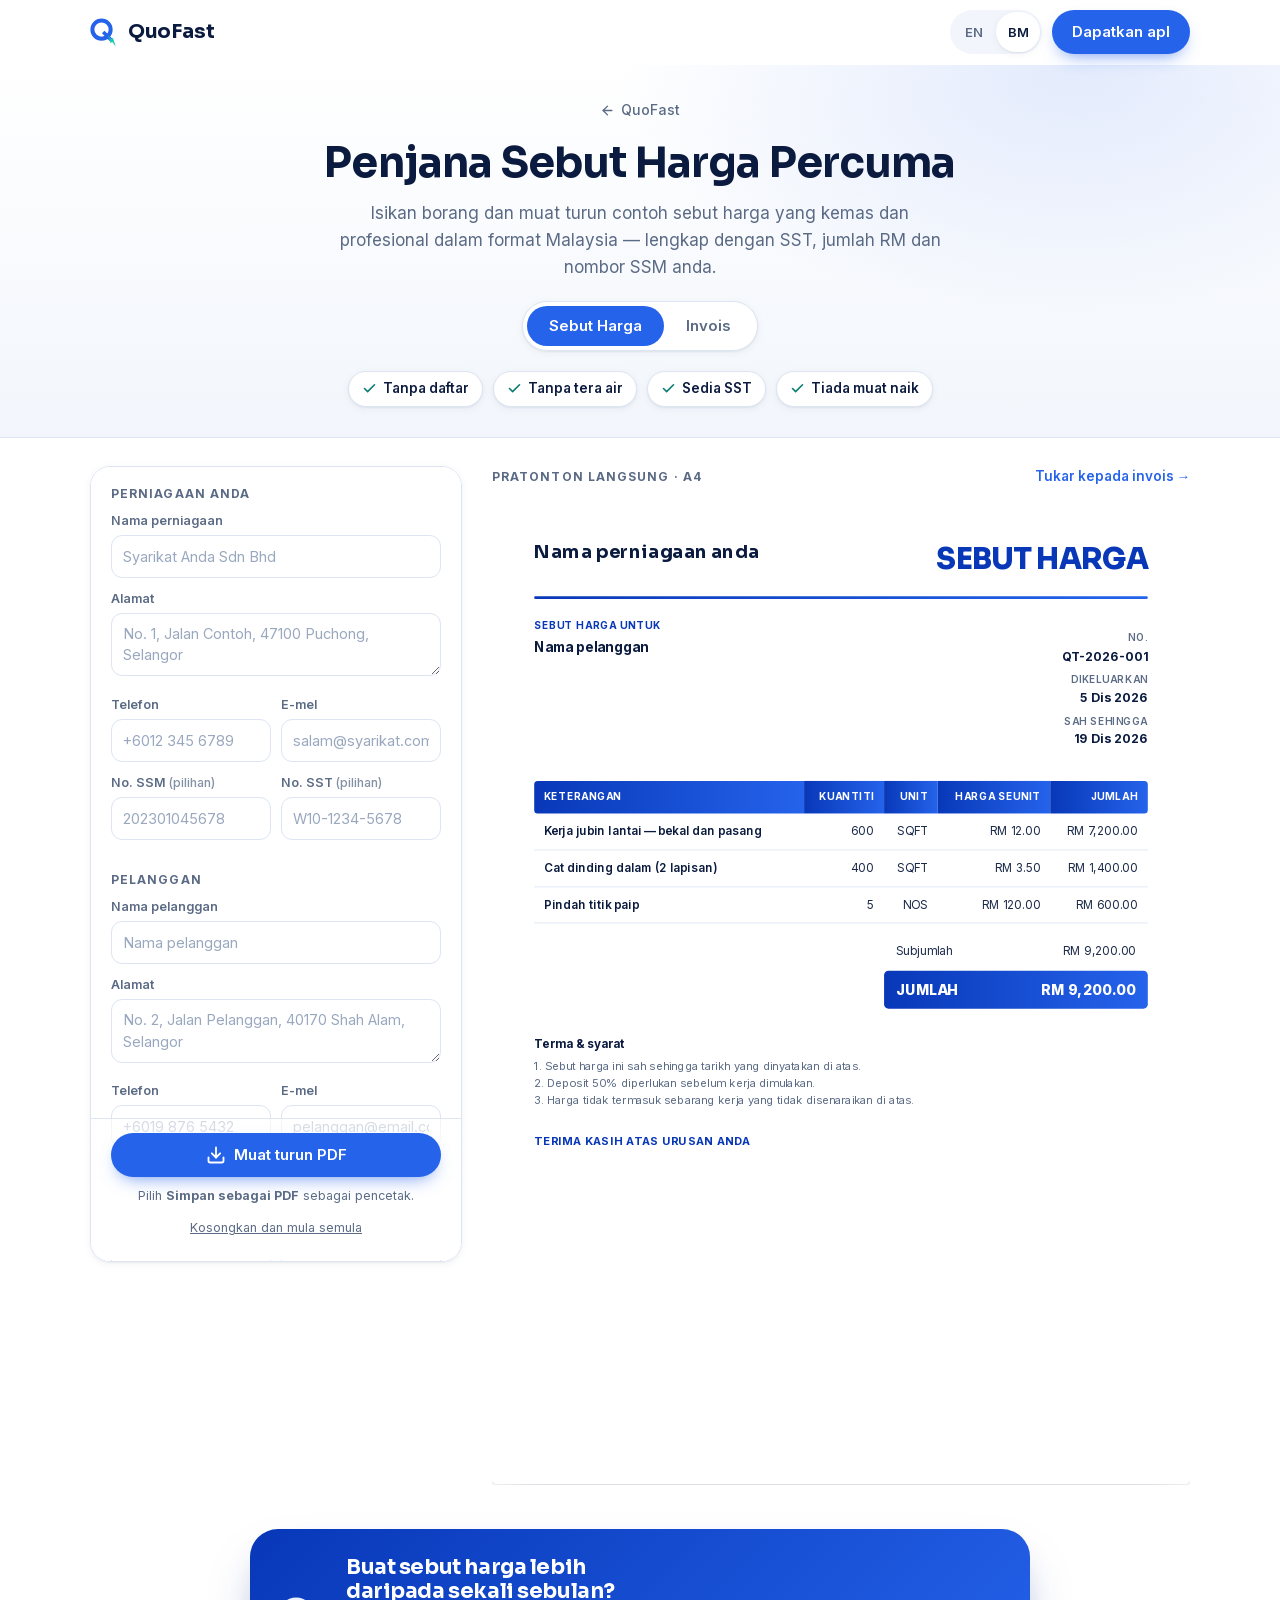
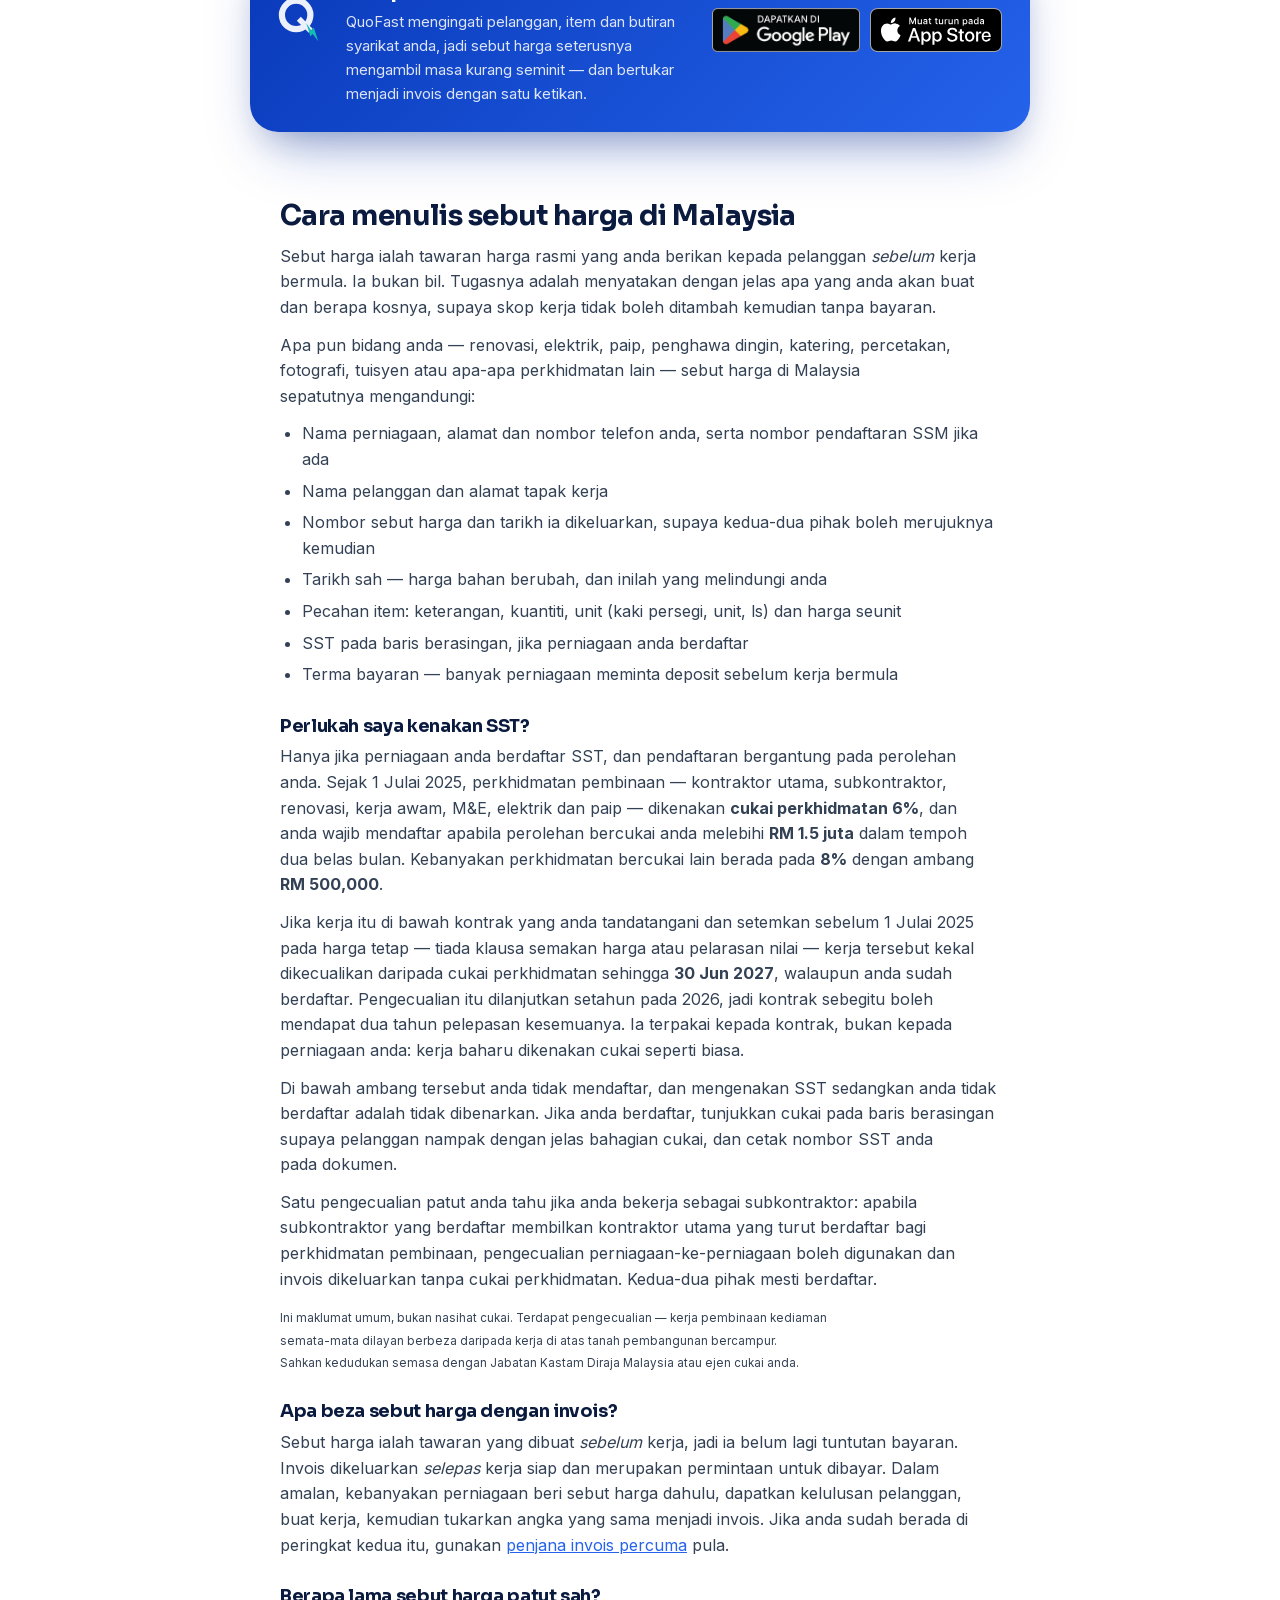
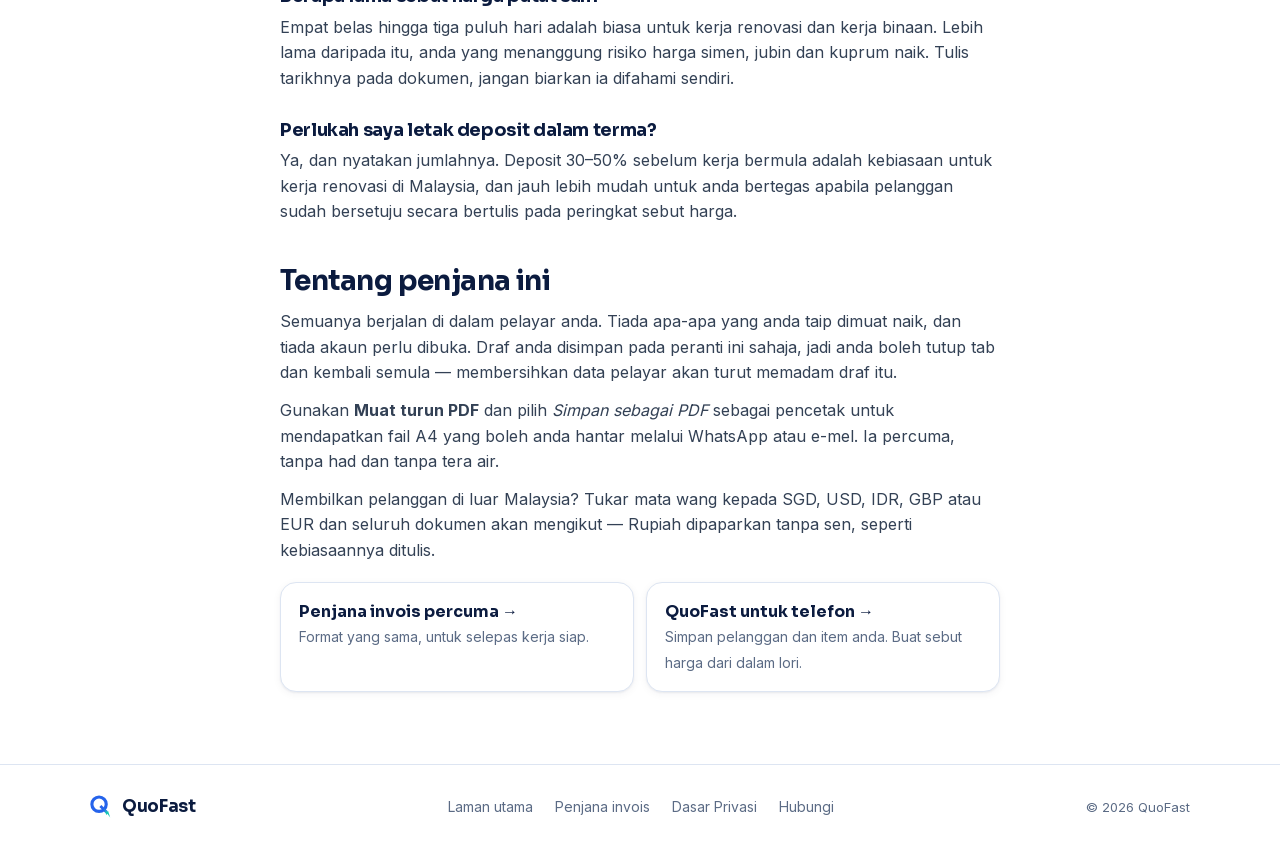
<file: contoh-sebut-harga.html>
<!DOCTYPE html>
<html lang="ms">
<head>
<meta charset="UTF-8">
<meta name="viewport" content="width=device-width, initial-scale=1">
<title>Contoh Sebut Harga — Jana PDF Percuma, Sedia SST | QuoFast</title>
<meta name="description" content="Buat sebut harga profesional dalam talian, percuma. Format Malaysia dengan SST, jumlah RM dan nombor SSM anda. Tanpa daftar, tanpa tera air, tiada apa-apa dimuat naik.">
<link rel="canonical" href="https://quofast.app/contoh-sebut-harga.html">
<link rel="alternate" hreflang="en" href="https://quofast.app/quotation-generator.html">
<link rel="alternate" hreflang="ms" href="https://quofast.app/contoh-sebut-harga.html">
<link rel="alternate" hreflang="x-default" href="https://quofast.app/quotation-generator.html">
<meta name="theme-color" content="#0a4ce6">
<link rel="icon" href="assets/img/logo-mark.svg" type="image/svg+xml">
<link rel="icon" href="assets/img/favicon-48.png" sizes="48x48" type="image/png">
<link rel="apple-touch-icon" href="assets/img/apple-touch-icon.png">

<meta property="og:type" content="website">
<meta property="og:site_name" content="QuoFast">
<meta property="og:url" content="https://quofast.app/contoh-sebut-harga.html">
<meta property="og:title" content="Contoh Sebut Harga — format Malaysia, sedia SST">
<meta property="og:description" content="Isikan borang, muat turun PDF. Tanpa daftar, tanpa tera air, tiada apa-apa dimuat naik. Dibina untuk perniagaan kecil di Malaysia.">
<meta property="og:image" content="https://quofast.app/assets/img/og.jpg">
<meta property="og:image:width" content="1200">
<meta property="og:image:height" content="630">
<meta name="twitter:card" content="summary_large_image">

<link rel="preload" href="assets/fonts/inter.woff2" as="font" type="font/woff2" crossorigin>
<link rel="preload" href="assets/fonts/sora.woff2" as="font" type="font/woff2" crossorigin>
<link rel="stylesheet" href="assets/site.css?v=202611250240">
<link rel="stylesheet" href="assets/generator.css?v=202611250240">
<script src="assets/generator.js?v=202611250240" defer></script>

<script type="application/ld+json">
{
  "@context": "https://schema.org",
  "@graph": [
    {
      "@type": "WebApplication",
      "name": "Penjana Sebut Harga Percuma (Malaysia)",
      "url": "https://quofast.app/contoh-sebut-harga.html",
      "applicationCategory": "BusinessApplication",
      "operatingSystem": "Any",
      "browserRequirements": "Requires JavaScript",
      "inLanguage": "ms-MY",
      "description": "Buat sebut harga dalam format Malaysia, lengkap dengan SST dan jumlah RM, dan muat turun sebagai PDF. Tanpa pendaftaran.",
      "offers": { "@type": "Offer", "price": "0", "priceCurrency": "MYR" },
      "publisher": { "@type": "Organization", "name": "QuoFast", "url": "https://quofast.app/" }
    },
    {
      "@type": "BreadcrumbList",
      "itemListElement": [
        { "@type": "ListItem", "position": 1, "name": "QuoFast", "item": "https://quofast.app/" },
        { "@type": "ListItem", "position": 2, "name": "Penjana sebut harga percuma", "item": "https://quofast.app/contoh-sebut-harga.html" }
      ]
    },
    {
      "@type": "FAQPage",
      "inLanguage": "ms-MY",
      "mainEntity": [
        {
          "@type": "Question",
          "name": "Perlukah saya kenakan SST dalam sebut harga?",
          "acceptedAnswer": {
            "@type": "Answer",
            "text": "Hanya jika perniagaan anda berdaftar SST. Perkhidmatan pembinaan — termasuk renovasi, elektrik, paip dan kerja M&E — dikenakan cukai perkhidmatan 6% apabila perolehan bercukai anda melebihi RM1.5 juta dalam tempoh 12 bulan. Kebanyakan perkhidmatan bercukai lain ialah 8% dengan ambang RM500,000. Di bawah ambang tersebut anda tidak mendaftar, dan anda tidak boleh mengenakan SST. Kontrak harga tetap yang ditandatangani dan disetemkan sebelum 1 Julai 2025, tanpa klausa semakan harga, kekal dikecualikan daripada cukai perkhidmatan sehingga 30 Jun 2027 walaupun anda sudah berdaftar."
          }
        },
        {
          "@type": "Question",
          "name": "Apa beza sebut harga dengan invois?",
          "acceptedAnswer": {
            "@type": "Answer",
            "text": "Sebut harga ialah tawaran harga sebelum kerja dimulakan, jadi ia bukan tuntutan bayaran. Invois dikeluarkan selepas kerja siap dan merupakan tuntutan bayaran. Kebanyakan perniagaan beri sebut harga dahulu, dapatkan kelulusan pelanggan, buat kerja, kemudian tukarkan angka yang sama menjadi invois."
          }
        },
        {
          "@type": "Question",
          "name": "Berapa lama sebut harga patut sah?",
          "acceptedAnswer": {
            "@type": "Answer",
            "text": "Empat belas hingga tiga puluh hari adalah biasa untuk kerja renovasi dan kerja binaan di Malaysia. Lebih lama daripada itu, anda menanggung risiko harga bahan naik. Cetak tarikh sah pada dokumen supaya tiada pertikaian kemudian."
          }
        },
        {
          "@type": "Question",
          "name": "Adakah penjana sebut harga ini betul-betul percuma?",
          "acceptedAnswer": {
            "@type": "Answer",
            "text": "Ya. Tiada pendaftaran, tiada tera air dan tiada had berapa banyak anda boleh buat. Semuanya berjalan dalam pelayar anda sendiri dan tiada apa-apa yang anda taip dimuat naik."
          }
        }
      ]
    }
  ]
}
</script>
</head>
<body data-doc="quotation">

<!-- Icons: Lucide (https://lucide.dev), ISC License. Logo: QuoFast. -->
<svg width="0" height="0" style="position:absolute" aria-hidden="true" focusable="false">
  <defs>
    <symbol id="logo" viewBox="252 262 622 642">
      <circle cx="508" cy="518" r="203" fill="none" stroke="currentColor" stroke-width="89"/>
      <line x1="546" y1="572" x2="716" y2="742" stroke="currentColor" stroke-width="80"/>
      <path d="M92,0 L0,175 L46,175 L30,305 L120,126 L68,126 Z" fill="#14C6B3" transform="translate(737,763) rotate(-45) translate(-60,-152.5)"/>
    </symbol>
    <symbol id="i-check" viewBox="0 0 24 24" fill="none" stroke="currentColor" stroke-width="2.6" stroke-linecap="round" stroke-linejoin="round"><path d="M20 6 9 17l-5-5"/></symbol>
    <symbol id="i-x" viewBox="0 0 24 24" fill="none" stroke="currentColor" stroke-width="2.2" stroke-linecap="round" stroke-linejoin="round"><path d="M18 6 6 18"/><path d="m6 6 12 12"/></symbol>
    <symbol id="i-plus" viewBox="0 0 24 24" fill="none" stroke="currentColor" stroke-width="2.2" stroke-linecap="round" stroke-linejoin="round"><path d="M5 12h14"/><path d="M12 5v14"/></symbol>
    <symbol id="i-download" viewBox="0 0 24 24" fill="none" stroke="currentColor" stroke-width="2.2" stroke-linecap="round" stroke-linejoin="round"><path d="M21 15v4a2 2 0 0 1-2 2H5a2 2 0 0 1-2-2v-4"/><polyline points="7 10 12 15 17 10"/><line x1="12" x2="12" y1="15" y2="3"/></symbol>
    <symbol id="i-back" viewBox="0 0 24 24" fill="none" stroke="currentColor" stroke-width="2.2" stroke-linecap="round" stroke-linejoin="round"><path d="m12 19-7-7 7-7"/><path d="M19 12H5"/></symbol>
  </defs>
</svg>

<a class="skip" href="#tool">Lompat ke penjana</a>

<header class="nav">
  <div class="container nav-inner">
    <a class="brand" href="./?lang=ms" aria-label="Laman utama QuoFast">
      <svg class="brand-mark" aria-hidden="true"><use href="#logo"/></svg>
      <span>QuoFast</span>
    </a>
    <div class="nav-actions">
      <div class="lang-switch" role="group" aria-label="Bahasa">
        <a href="quotation-generator.html">EN</a>
        <a href="contoh-sebut-harga.html" aria-current="true">BM</a>
      </div>
      <a class="btn btn-primary" href="./?lang=ms&amp;src=generator">Dapatkan apl</a>
    </div>
  </div>
</header>

<section class="gen-hero">
  <div class="container">
    <a class="crumb" href="./"><svg class="icon" aria-hidden="true" style="width:15px;height:15px"><use href="#i-back"/></svg> QuoFast</a>
    <h1>Penjana Sebut Harga Percuma</h1>
    <p class="sub">Isikan borang dan muat turun contoh sebut harga yang kemas dan profesional dalam format Malaysia — lengkap dengan SST, jumlah RM dan nombor SSM anda.</p>
    <nav class="doc-switch" aria-label="Jenis dokumen">
      <a href="contoh-sebut-harga.html" aria-current="page">Sebut Harga</a>
      <a href="contoh-invois.html" data-carry>Invois</a>
    </nav>
    <ul class="points">
      <li><svg class="icon" aria-hidden="true"><use href="#i-check"/></svg> Tanpa daftar</li>
      <li><svg class="icon" aria-hidden="true"><use href="#i-check"/></svg> Tanpa tera air</li>
      <li><svg class="icon" aria-hidden="true"><use href="#i-check"/></svg> Sedia SST</li>
      <li><svg class="icon" aria-hidden="true"><use href="#i-check"/></svg> Tiada muat naik</li>
    </ul>
  </div>
</section>

<main class="gen-main" id="tool">
  <div class="container">
    <div class="gen-grid">

      <!-- ======================= editor ======================= -->
      <form class="editor noprint" autocomplete="on" onsubmit="return false">
        <h2>Perniagaan anda</h2>
        <div class="field">
          <label for="coName">Nama perniagaan</label>
          <input id="coName" name="organization" placeholder="Syarikat Anda Sdn Bhd">
        </div>
        <div class="field">
          <label for="coAddr">Alamat</label>
          <textarea id="coAddr" placeholder="No. 1, Jalan Contoh, 47100 Puchong, Selangor"></textarea>
        </div>
        <div class="row-2">
          <div class="field"><label for="coPhone">Telefon</label><input id="coPhone" type="tel" placeholder="+6012 345 6789"></div>
          <div class="field"><label for="coEmail">E-mel</label><input id="coEmail" type="email" placeholder="salam@syarikat.com"></div>
        </div>
        <div class="row-2">
          <div class="field"><label for="coSsm">No. SSM <span class="opt">(pilihan)</span></label><input id="coSsm" placeholder="202301045678"></div>
          <div class="field"><label for="coSst">No. SST <span class="opt">(pilihan)</span></label><input id="coSst" placeholder="W10-1234-5678"></div>
        </div>

        <h2>Pelanggan</h2>
        <div class="field">
          <label for="clName">Nama pelanggan</label>
          <input id="clName" placeholder="Nama pelanggan">
        </div>
        <div class="field">
          <label for="clAddr">Alamat</label>
          <textarea id="clAddr" placeholder="No. 2, Jalan Pelanggan, 40170 Shah Alam, Selangor"></textarea>
        </div>
        <div class="row-2">
          <div class="field"><label for="clPhone">Telefon</label><input id="clPhone" type="tel" placeholder="+6019 876 5432"></div>
          <div class="field"><label for="clEmail">E-mel</label><input id="clEmail" type="email" placeholder="pelanggan@email.com"></div>
        </div>

        <h2>Butiran sebut harga</h2>
        <div class="row-2">
          <div class="field"><label for="docNo">No. sebut harga</label><input id="docNo"></div>
          <div class="field"><label for="issueDate">Tarikh dikeluarkan</label><input id="issueDate" type="date"></div>
        </div>
        <div class="row-2">
          <div class="field"><label for="tailDate">Sah sehingga</label><input id="tailDate" type="date"></div>
          <div class="field"><label for="currency">Mata wang</label><select id="currency"><option value="MYR">MYR — RM</option><option value="SGD">SGD — S$</option><option value="USD">USD — US$</option><option value="IDR">IDR — Rp</option><option value="GBP">GBP — £</option><option value="EUR">EUR — €</option></select></div>
        </div>

        <h2>Item</h2>
        <div id="items"></div>
        <button type="button" class="btn-add" id="addItem">
          <svg class="icon" aria-hidden="true"><use href="#i-plus"/></svg> Tambah item
        </button>

        <h2>Diskaun &amp; cukai</h2>
        <div class="field">
          <label for="discount">Diskaun <span class="opt">(<span data-cur>RM</span>, pilihan)</span></label>
          <input id="discount" type="number" step="any" min="0" inputmode="decimal" placeholder="0.00">
        </div>
        <div class="check">
          <input type="checkbox" id="taxOn">
          <div>
            <label for="taxOn">Kenakan SST pada sebut harga ini</label>
            <span class="why">Tandakan hanya jika perniagaan anda berdaftar SST. Kerja pembinaan, renovasi, elektrik, paip dan M&amp;E ialah 6%; kebanyakan perkhidmatan bercukai lain ialah 8%.</span>
          </div>
        </div>
        <div class="row-2">
          <div class="field"><label for="taxLabel">Label cukai</label><input id="taxLabel" value="SST"></div>
          <div class="field"><label for="taxRate">Kadar (%)</label><input id="taxRate" type="number" step="0.5" min="0" inputmode="decimal" value="6"></div>
        </div>

        <h2>Terma &amp; syarat</h2>
        <div class="field">
          <label for="notes" class="sub-label">Dicetak di bahagian bawah sebut harga</label>
          <textarea id="notes" style="min-height:92px">1. Sebut harga ini sah sehingga tarikh yang dinyatakan di atas.
2. Deposit 50% diperlukan sebelum kerja dimulakan.
3. Harga tidak termasuk sebarang kerja yang tidak disenaraikan di atas.</textarea>
        </div>

        <div class="editor-actions">
          <button type="button" class="btn btn-primary" id="printDoc">
            <svg class="icon" aria-hidden="true"><use href="#i-download"/></svg> Muat turun PDF
          </button>
          <p class="hint">Pilih <strong>Simpan sebagai PDF</strong> sebagai pencetak.</p>
          <!-- Revealed by generator.js once the print dialog has been opened: the one moment
               someone is certain to want this again next week. -->
          <div class="dl-cta" id="dlCta" hidden>
            <p>Kerja seterusnya, tak payah taip semula. <strong>QuoFast</strong> simpan pelanggan, item dan butiran syarikat anda — dan tukar sebut harga kepada invois dengan satu ketikan.</p>
            <div class="store-badges">
              <a href="https://play.google.com/store/apps/details?id=com.quofast.app" data-store="android"><img src="assets/badges/google-play-ms.png" width="161" height="48" alt="Dapatkan di Google Play" loading="lazy"></a>
              <a href="https://apps.apple.com/my/app/quofast-quote-invoice/id6797022510" data-store="ios"><img src="assets/badges/app-store-ms.svg" width="120" height="40" alt="Muat turun di App Store" loading="lazy"></a>
            </div>
          </div>
          <button type="button" class="reset" id="resetDoc">Kosongkan dan mula semula</button>
        </div>
      </form>

      <!-- ======================= live preview ======================= -->
      <div>
        <div class="stage-head noprint">
          <span class="label">Pratonton langsung · A4</span>
          <a class="swap" href="contoh-invois.html" data-carry>Tukar kepada invois →</a>
        </div>
        <div class="sheet-stage">
          <article class="sheet" id="sheet">
            <div class="sheet-top">
              <div>
                <div class="sheet-co" id="pCoName"></div>
                <div id="pCoMeta"></div>
              </div>
              <div class="sheet-kind">SEBUT HARGA</div>
            </div>
            <div class="rule"></div>

            <div class="sheet-parties">
              <div>
                <div class="party-tag">Sebut harga untuk</div>
                <div class="party-name" id="pClName"></div>
                <div id="pClMeta"></div>
              </div>
              <dl class="sheet-meta">
                <dt>No.</dt><dd id="pDocNo"></dd>
                <dt>Dikeluarkan</dt><dd id="pIssue"></dd>
                <dt>Sah sehingga</dt><dd id="pTail"></dd>
              </dl>
            </div>

            <table>
              <thead>
                <tr>
                  <th style="width:44%">Keterangan</th>
                  <th class="num">Kuantiti</th>
                  <th class="num">Unit</th>
                  <th class="num">Harga seunit</th>
                  <th class="num">Jumlah</th>
                </tr>
              </thead>
              <tbody id="pRows"></tbody>
            </table>

            <div class="sheet-sums">
              <div class="sum-row"><span>Subjumlah</span><span id="pSub"></span></div>
              <div class="sum-row" id="pDiscountRow"><span>Diskaun</span><span id="pDiscount"></span></div>
              <div class="sum-row" id="pTaxRow"><span id="pTaxLabel"></span><span id="pTax"></span></div>
              <div class="sum-row" id="pPaidRow" style="display:none"><span>Dibayar</span><span id="pPaid"></span></div>
              <div class="sum-band"><span id="pTotalLabel">JUMLAH</span><span id="pTotal"></span></div>
            </div>

            <div class="sheet-foot">
              <div class="foot-left">
                <div id="pNotesBlock">
                  <h4>Terma &amp; syarat</h4>
                  <p id="pNotes"></p>
                </div>
                <div class="sheet-thanks">TERIMA KASIH ATAS URUSAN ANDA</div>
              </div>
            </div>
          </article>
        </div>
      </div>

    </div>

    <!-- ======================= app CTA ======================= -->
    <aside class="gen-cta noprint">
      <svg class="cta-mark" aria-hidden="true"><use href="#logo"/></svg>
      <div class="cta-text">
        <h2>Buat sebut harga lebih daripada sekali sebulan?</h2>
        <p>QuoFast mengingati pelanggan, item dan butiran syarikat anda, jadi sebut harga seterusnya mengambil masa kurang seminit — dan bertukar menjadi invois dengan satu ketikan.</p>
      </div>
      <div class="store-badges">
        <a href="https://play.google.com/store/apps/details?id=com.quofast.app" data-store="android"><img src="assets/badges/google-play-ms.png" width="161" height="48" alt="Dapatkan di Google Play" loading="lazy"></a>
        <a href="https://apps.apple.com/my/app/quofast-quote-invoice/id6797022510" data-store="ios"><img src="assets/badges/app-store-ms.svg" width="120" height="40" alt="Muat turun di App Store" loading="lazy"></a>
      </div>
    </aside>
  </div>
</main>

<!-- ======================= the words Google reads ======================= -->
<section class="gen-seo noprint">
  <div class="container">
    <h2>Cara menulis sebut harga di Malaysia</h2>
    <p>Sebut harga ialah tawaran harga rasmi yang anda berikan kepada pelanggan <em>sebelum</em> kerja bermula. Ia bukan bil. Tugasnya adalah menyatakan dengan jelas apa yang anda akan buat dan berapa kosnya, supaya skop kerja tidak boleh ditambah kemudian tanpa bayaran.</p>
    <p>Apa pun bidang anda — renovasi, elektrik, paip, penghawa dingin, katering, percetakan, fotografi, tuisyen atau apa-apa perkhidmatan lain — sebut harga di Malaysia sepatutnya mengandungi:</p>
    <ul>
      <li>Nama perniagaan, alamat dan nombor telefon anda, serta nombor pendaftaran SSM jika ada</li>
      <li>Nama pelanggan dan alamat tapak kerja</li>
      <li>Nombor sebut harga dan tarikh ia dikeluarkan, supaya kedua-dua pihak boleh merujuknya kemudian</li>
      <li>Tarikh sah — harga bahan berubah, dan inilah yang melindungi anda</li>
      <li>Pecahan item: keterangan, kuantiti, unit (kaki persegi, unit, ls) dan harga seunit</li>
      <li>SST pada baris berasingan, jika perniagaan anda berdaftar</li>
      <li>Terma bayaran — banyak perniagaan meminta deposit sebelum kerja bermula</li>
    </ul>

    <h3>Perlukah saya kenakan SST?</h3>
    <p>Hanya jika perniagaan anda berdaftar SST, dan pendaftaran bergantung pada perolehan anda. Sejak 1 Julai 2025, perkhidmatan pembinaan — kontraktor utama, subkontraktor, renovasi, kerja awam, M&amp;E, elektrik dan paip — dikenakan <strong>cukai perkhidmatan 6%</strong>, dan anda wajib mendaftar apabila perolehan bercukai anda melebihi <strong>RM 1.5 juta</strong> dalam tempoh dua belas bulan. Kebanyakan perkhidmatan bercukai lain berada pada <strong>8%</strong> dengan ambang <strong>RM 500,000</strong>.</p>
    <p>Jika kerja itu di bawah kontrak yang anda tandatangani dan setemkan sebelum 1 Julai 2025 pada harga tetap — tiada klausa semakan harga atau pelarasan nilai — kerja tersebut kekal dikecualikan daripada cukai perkhidmatan sehingga <strong>30 Jun 2027</strong>, walaupun anda sudah berdaftar. Pengecualian itu dilanjutkan setahun pada 2026, jadi kontrak sebegitu boleh mendapat dua tahun pelepasan kesemuanya. Ia terpakai kepada kontrak, bukan kepada perniagaan anda: kerja baharu dikenakan cukai seperti biasa.</p>
    <p>Di bawah ambang tersebut anda tidak mendaftar, dan mengenakan SST sedangkan anda tidak berdaftar adalah tidak dibenarkan. Jika anda berdaftar, tunjukkan cukai pada baris berasingan supaya pelanggan nampak dengan jelas bahagian cukai, dan cetak nombor SST anda pada dokumen.</p>
    <p>Satu pengecualian patut anda tahu jika anda bekerja sebagai subkontraktor: apabila subkontraktor yang berdaftar membilkan kontraktor utama yang turut berdaftar bagi perkhidmatan pembinaan, pengecualian perniagaan-ke-perniagaan boleh digunakan dan invois dikeluarkan tanpa cukai perkhidmatan. Kedua-dua pihak mesti berdaftar.</p>
    <p class="fine"><small>Ini maklumat umum, bukan nasihat cukai. Terdapat pengecualian — kerja pembinaan kediaman semata-mata dilayan berbeza daripada kerja di atas tanah pembangunan bercampur. Sahkan kedudukan semasa dengan Jabatan Kastam Diraja Malaysia atau ejen cukai anda.</small></p>

    <h3>Apa beza sebut harga dengan invois?</h3>
    <p>Sebut harga ialah tawaran yang dibuat <em>sebelum</em> kerja, jadi ia belum lagi tuntutan bayaran. Invois dikeluarkan <em>selepas</em> kerja siap dan merupakan permintaan untuk dibayar. Dalam amalan, kebanyakan perniagaan beri sebut harga dahulu, dapatkan kelulusan pelanggan, buat kerja, kemudian tukarkan angka yang sama menjadi invois. Jika anda sudah berada di peringkat kedua itu, gunakan <a href="contoh-invois.html">penjana invois percuma</a> pula.</p>

    <h3>Berapa lama sebut harga patut sah?</h3>
    <p>Empat belas hingga tiga puluh hari adalah biasa untuk kerja renovasi dan kerja binaan. Lebih lama daripada itu, anda yang menanggung risiko harga simen, jubin dan kuprum naik. Tulis tarikhnya pada dokumen, jangan biarkan ia difahami sendiri.</p>

    <h3>Perlukah saya letak deposit dalam terma?</h3>
    <p>Ya, dan nyatakan jumlahnya. Deposit 30–50% sebelum kerja bermula adalah kebiasaan untuk kerja renovasi di Malaysia, dan jauh lebih mudah untuk anda bertegas apabila pelanggan sudah bersetuju secara bertulis pada peringkat sebut harga.</p>

    <h2>Tentang penjana ini</h2>
    <p>Semuanya berjalan di dalam pelayar anda. Tiada apa-apa yang anda taip dimuat naik, dan tiada akaun perlu dibuka. Draf anda disimpan pada peranti ini sahaja, jadi anda boleh tutup tab dan kembali semula — membersihkan data pelayar akan turut memadam draf itu.</p>
    <p>Gunakan <strong>Muat turun PDF</strong> dan pilih <em>Simpan sebagai PDF</em> sebagai pencetak untuk mendapatkan fail A4 yang boleh anda hantar melalui WhatsApp atau e-mel. Ia percuma, tanpa had dan tanpa tera air.</p>
    <p>Membilkan pelanggan di luar Malaysia? Tukar mata wang kepada SGD, USD, IDR, GBP atau EUR dan seluruh dokumen akan mengikut — Rupiah dipaparkan tanpa sen, seperti kebiasaannya ditulis.</p>

    <div class="tools">
      <a href="contoh-invois.html">
        <strong>Penjana invois percuma →</strong>
        <span>Format yang sama, untuk selepas kerja siap.</span>
      </a>
      <a href="./?lang=ms&amp;src=generator">
        <strong>QuoFast untuk telefon →</strong>
        <span>Simpan pelanggan dan item anda. Buat sebut harga dari dalam lori.</span>
      </a>
    </div>
  </div>
</section>

<footer class="footer noprint">
  <div class="container footer-inner">
    <a class="brand" href="./?lang=ms" aria-label="QuoFast">
      <svg class="brand-mark" aria-hidden="true"><use href="#logo"/></svg>
      <span>QuoFast</span>
    </a>
    <nav class="footer-links" aria-label="Alat, undang-undang dan hubungi">
      <a href="./?lang=ms">Laman utama</a>
      <a href="contoh-invois.html">Penjana invois</a>
      <a href="privacy.html?lang=ms">Dasar Privasi</a>
      <a href="mailto:support@quofast.app">Hubungi</a>
    </nav>
    <small>© 2026 QuoFast</small>
  </div>
</footer>

<!-- Cloudflare Web Analytics. No cookies, nothing stored on the visitor's device, and no
     personal data collected — which is what lets the home page go on saying "No ads, no tracking".
     The token is public by design: it says which site a page view belongs to and grants nothing.
     Added 2026-09-25, because the funnel was dark between "someone opened the page" and "someone
     installed the app", and a post is about to be aimed at exactly that stretch. -->
<script type='module' src='https://static.cloudflareinsights.com/beacon.min.js'
  data-cf-beacon='{"token": "8e151e216c9f42b587acf8e1618d88a7"}'></script>
</body>
</html>
</file>
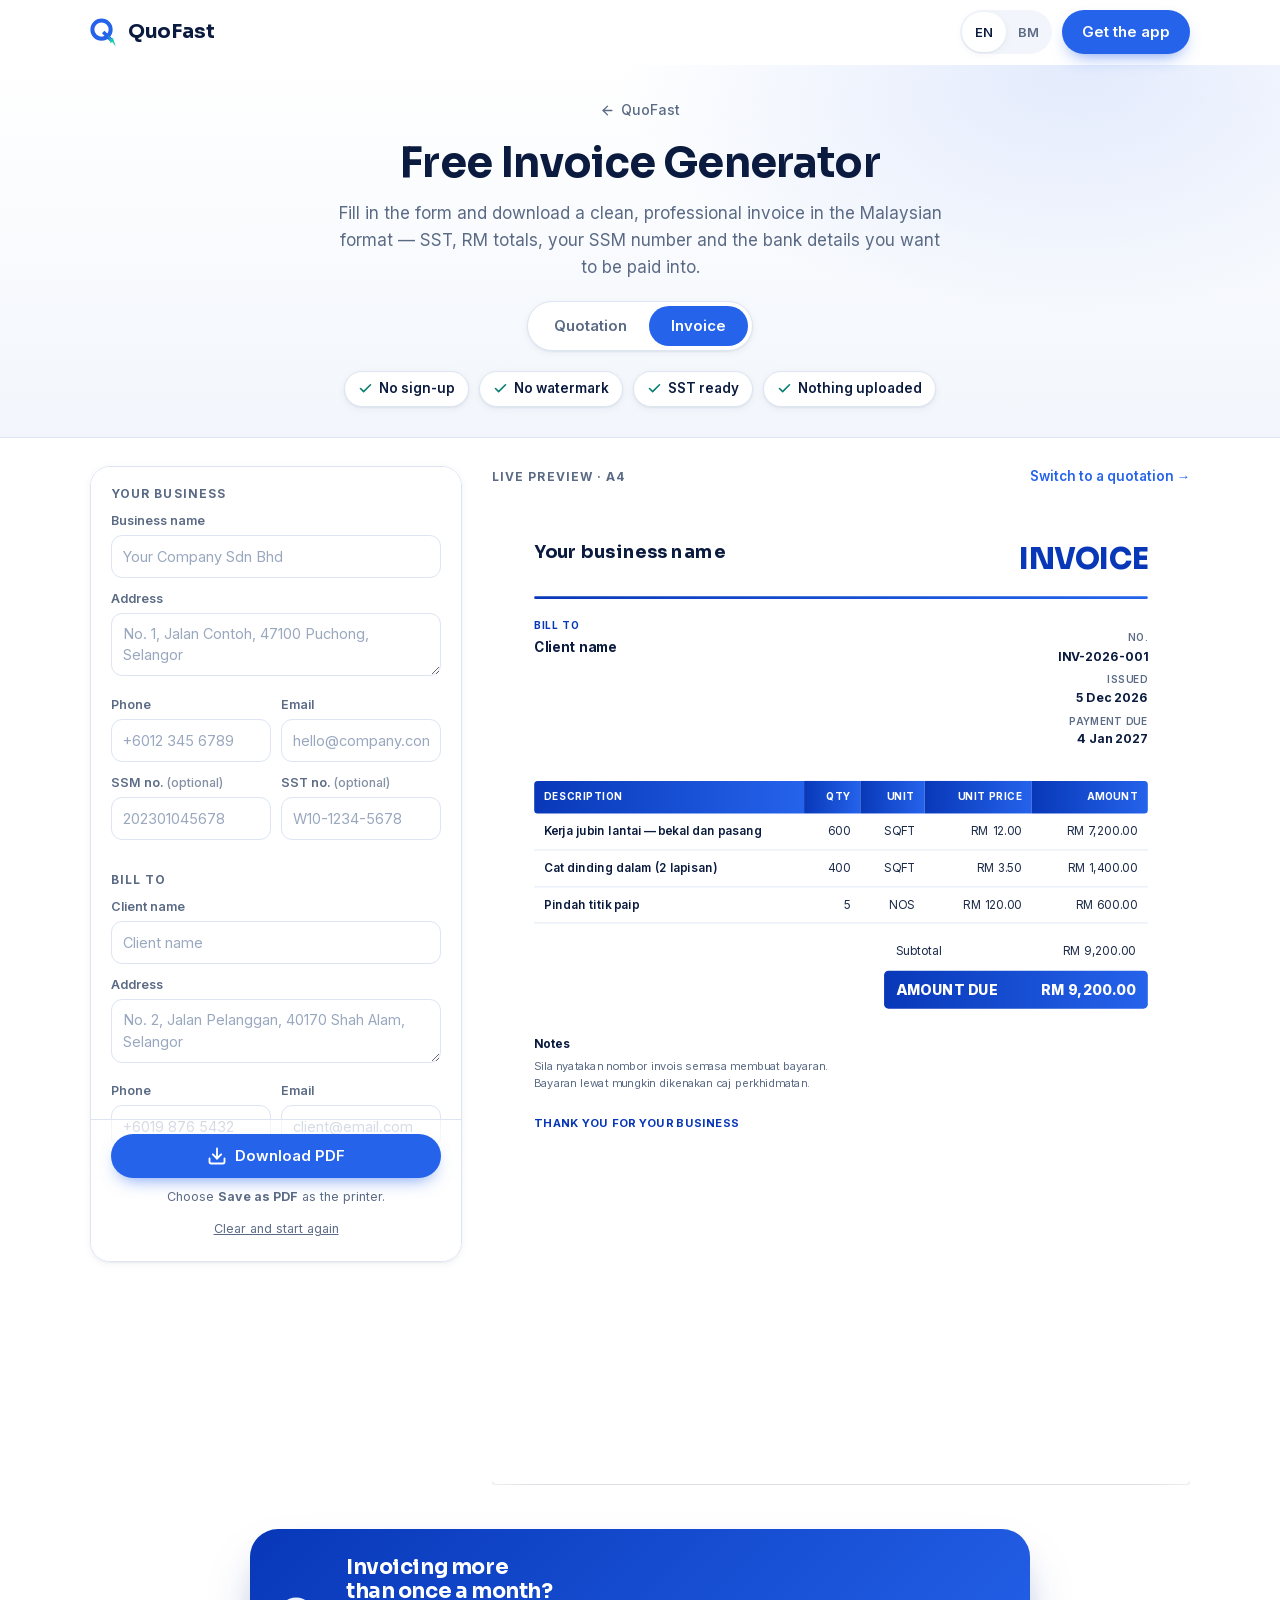
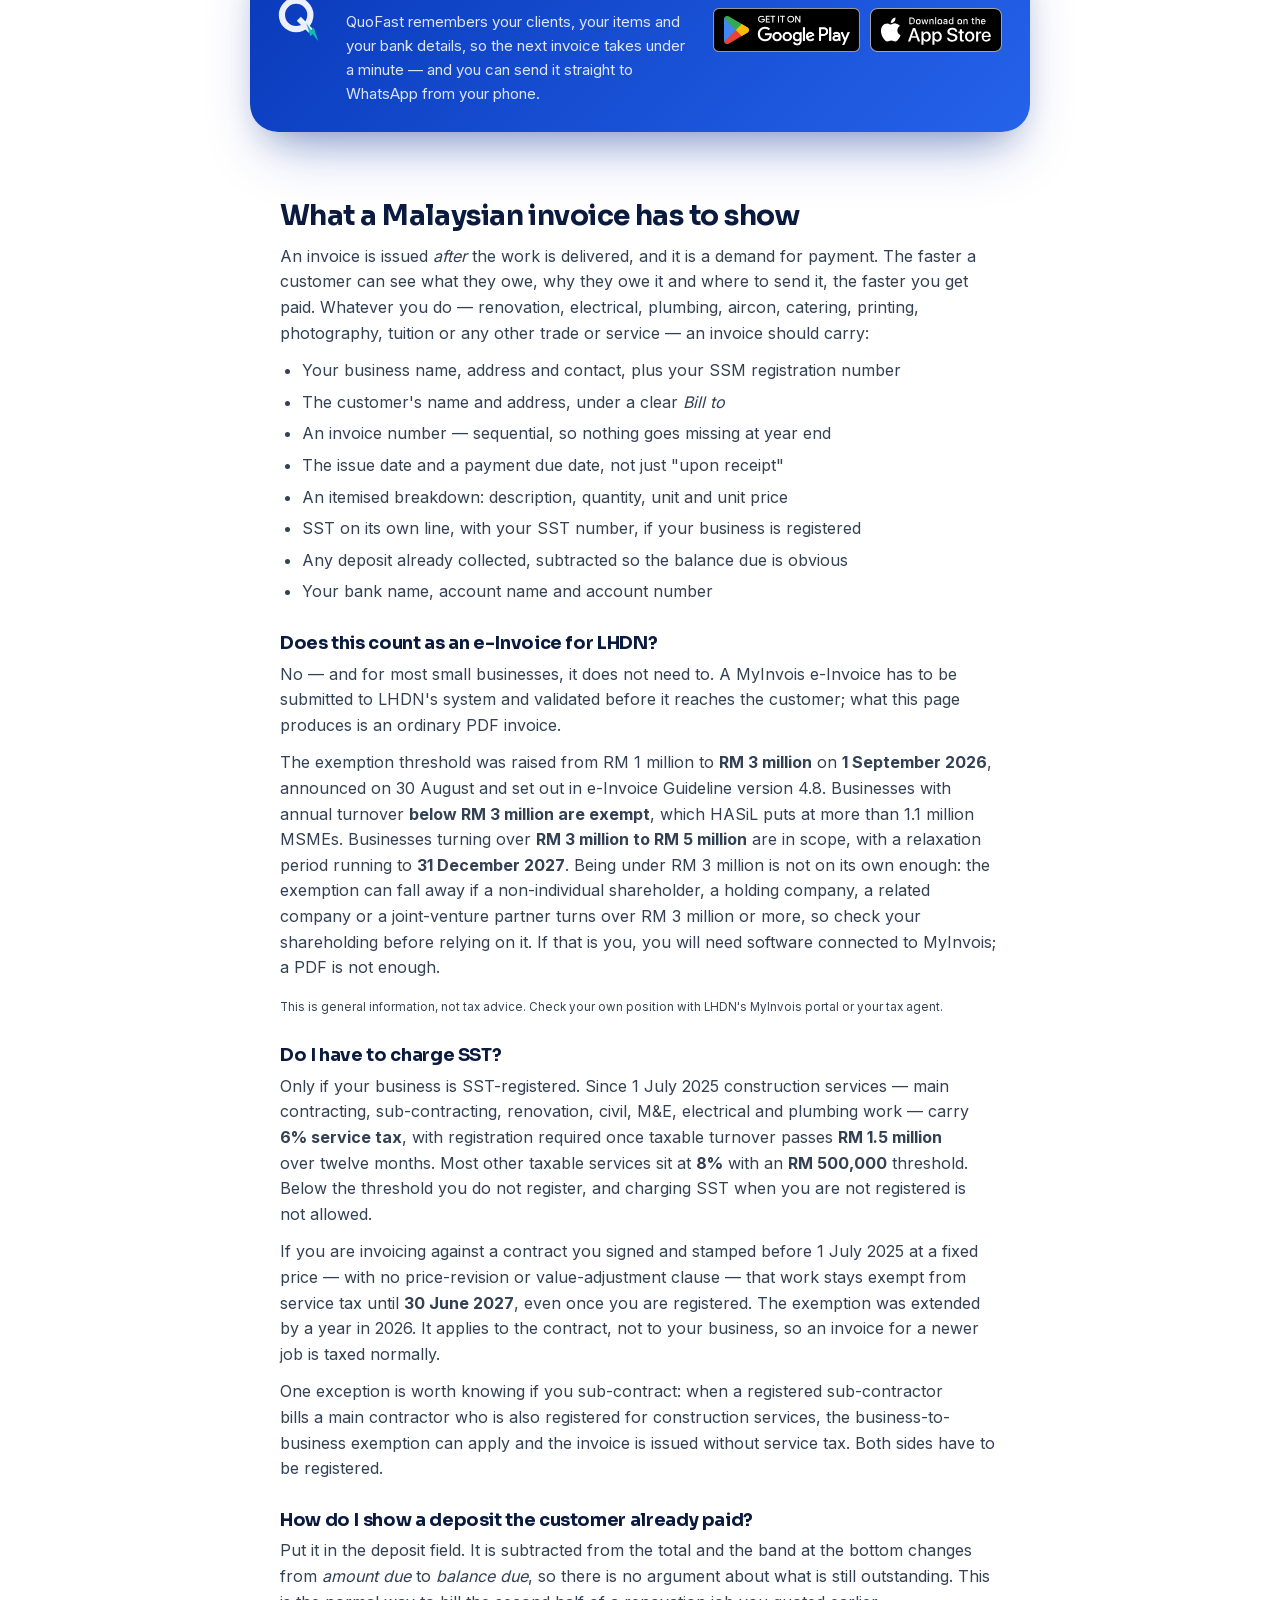
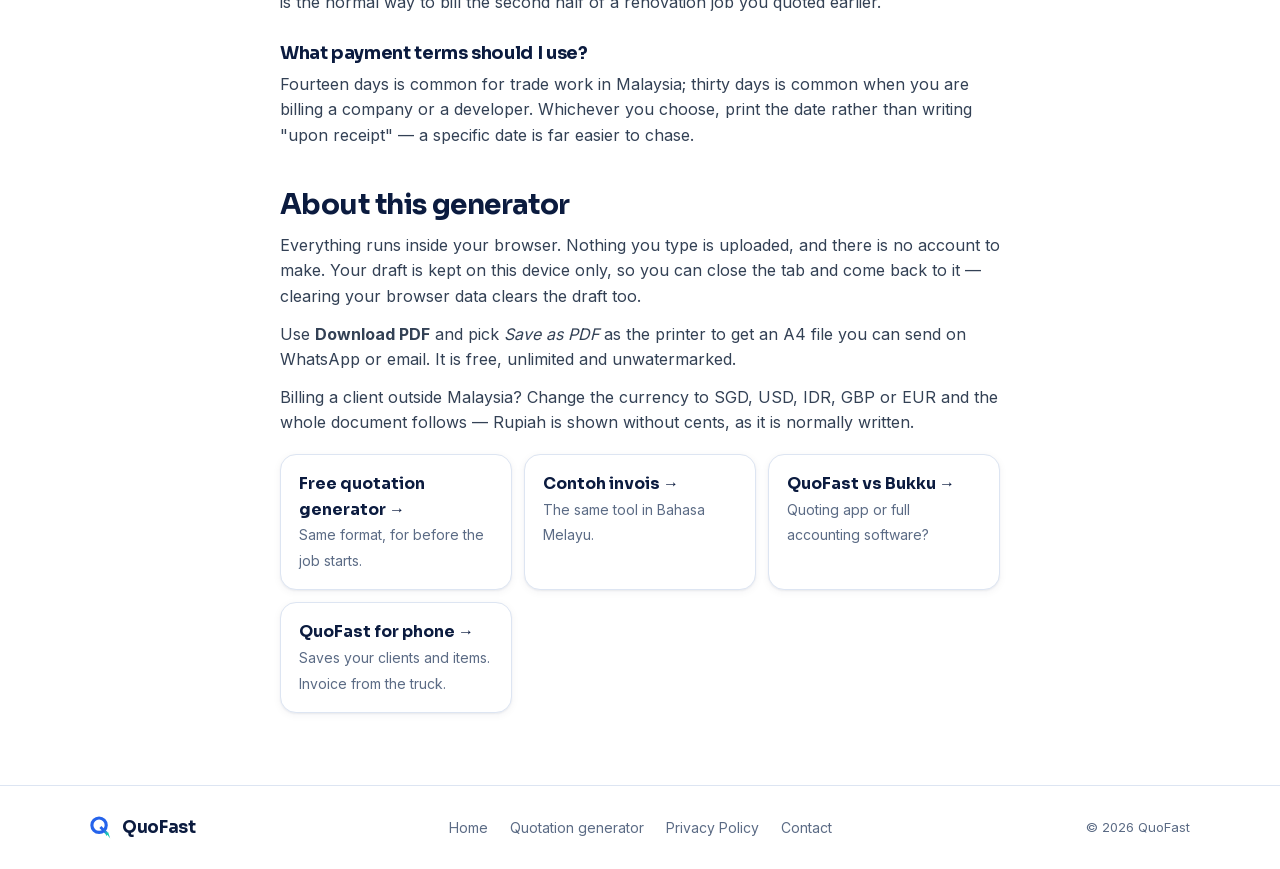
<file: invoice-generator.html>
<!DOCTYPE html>
<html lang="en">
<head>
<meta charset="UTF-8">
<meta name="viewport" content="width=device-width, initial-scale=1">
<title>Free Invoice Generator Malaysia — SST Ready, No Sign-Up | QuoFast</title>
<meta name="description" content="Make a professional invoice online, free. Malaysian format with SST, RM totals, your SSM number and bank details for payment. No sign-up, no watermark, nothing uploaded.">
<link rel="canonical" href="https://quofast.app/invoice-generator.html">
<link rel="alternate" hreflang="en" href="https://quofast.app/invoice-generator.html">
<link rel="alternate" hreflang="ms" href="https://quofast.app/contoh-invois.html">
<link rel="alternate" hreflang="x-default" href="https://quofast.app/invoice-generator.html">
<meta name="theme-color" content="#0a4ce6">
<link rel="icon" href="assets/img/logo-mark.svg" type="image/svg+xml">
<link rel="icon" href="assets/img/favicon-48.png" sizes="48x48" type="image/png">
<link rel="apple-touch-icon" href="assets/img/apple-touch-icon.png">

<meta property="og:type" content="website">
<meta property="og:site_name" content="QuoFast">
<meta property="og:url" content="https://quofast.app/invoice-generator.html">
<meta property="og:title" content="Free Invoice Generator — Malaysian format, SST ready">
<meta property="og:description" content="Fill in the form, download the PDF. Bank details, SST and RM totals. No sign-up, no watermark, nothing uploaded.">
<meta property="og:image" content="https://quofast.app/assets/img/og.jpg">
<meta property="og:image:width" content="1200">
<meta property="og:image:height" content="630">
<meta name="twitter:card" content="summary_large_image">

<link rel="preload" href="assets/fonts/inter.woff2" as="font" type="font/woff2" crossorigin>
<link rel="preload" href="assets/fonts/sora.woff2" as="font" type="font/woff2" crossorigin>
<link rel="stylesheet" href="assets/site.css?v=202611250240">
<link rel="stylesheet" href="assets/generator.css?v=202611250240">
<script src="assets/generator.js?v=202611250240" defer></script>

<script type="application/ld+json">
{
  "@context": "https://schema.org",
  "@graph": [
    {
      "@type": "WebApplication",
      "name": "Free Invoice Generator (Malaysia)",
      "url": "https://quofast.app/invoice-generator.html",
      "applicationCategory": "BusinessApplication",
      "operatingSystem": "Any",
      "browserRequirements": "Requires JavaScript",
      "description": "Create a professional invoice in the Malaysian format, with SST, RM totals and bank details, and download it as a PDF. No sign-up required.",
      "offers": { "@type": "Offer", "price": "0", "priceCurrency": "MYR" },
      "publisher": { "@type": "Organization", "name": "QuoFast", "url": "https://quofast.app/" }
    },
    {
      "@type": "BreadcrumbList",
      "itemListElement": [
        { "@type": "ListItem", "position": 1, "name": "QuoFast", "item": "https://quofast.app/" },
        { "@type": "ListItem", "position": 2, "name": "Free invoice generator", "item": "https://quofast.app/invoice-generator.html" }
      ]
    },
    {
      "@type": "FAQPage",
      "mainEntity": [
        {
          "@type": "Question",
          "name": "What must a Malaysian invoice include?",
          "acceptedAnswer": {
            "@type": "Answer",
            "text": "Your business name, address and contact, your SSM registration number, the customer's name and address, an invoice number, the issue date, a due date, an itemised breakdown with quantities and unit prices, the total in Ringgit, and how you want to be paid. If your business is SST-registered, show SST on its own line and print your SST number."
          }
        },
        {
          "@type": "Question",
          "name": "Does this count as an e-Invoice for LHDN?",
          "acceptedAnswer": {
            "@type": "Answer",
            "text": "No. A MyInvois e-Invoice has to be submitted to LHDN's system and validated before it is sent to the customer. This generator produces an ordinary PDF invoice. Since 1 September 2026 the exemption threshold is RM3 million of annual turnover, which HASiL estimates covers more than 1.1 million MSMEs. Being under it is not automatic — a non-individual shareholder, holding company, related company or joint-venture partner turning over RM3 million or more can remove it."
          }
        },
        {
          "@type": "Question",
          "name": "Do I have to charge SST on my invoice?",
          "acceptedAnswer": {
            "@type": "Answer",
            "text": "Only if your business is SST-registered. Construction services — including renovation, electrical, plumbing and M&E work — carry 6% service tax once taxable turnover passes RM1.5 million in 12 months. Most other taxable services are 8% with an RM500,000 threshold. Below the threshold you do not register, and you must not charge SST. A fixed-price contract signed and stamped before 1 July 2025, with no price-revision clause, stays exempt from service tax until 30 June 2027 even once you are registered."
          }
        },
        {
          "@type": "Question",
          "name": "How do I show a deposit the customer already paid?",
          "acceptedAnswer": {
            "@type": "Answer",
            "text": "Enter it in the deposit field. It is subtracted from the total and the document then shows a balance due instead of an amount due, so the customer can see exactly what is left to pay."
          }
        }
      ]
    }
  ]
}
</script>
</head>
<body data-doc="invoice">

<!-- Icons: Lucide (https://lucide.dev), ISC License. Logo: QuoFast. -->
<svg width="0" height="0" style="position:absolute" aria-hidden="true" focusable="false">
  <defs>
    <symbol id="logo" viewBox="252 262 622 642">
      <circle cx="508" cy="518" r="203" fill="none" stroke="currentColor" stroke-width="89"/>
      <line x1="546" y1="572" x2="716" y2="742" stroke="currentColor" stroke-width="80"/>
      <path d="M92,0 L0,175 L46,175 L30,305 L120,126 L68,126 Z" fill="#14C6B3" transform="translate(737,763) rotate(-45) translate(-60,-152.5)"/>
    </symbol>
    <symbol id="i-check" viewBox="0 0 24 24" fill="none" stroke="currentColor" stroke-width="2.6" stroke-linecap="round" stroke-linejoin="round"><path d="M20 6 9 17l-5-5"/></symbol>
    <symbol id="i-x" viewBox="0 0 24 24" fill="none" stroke="currentColor" stroke-width="2.2" stroke-linecap="round" stroke-linejoin="round"><path d="M18 6 6 18"/><path d="m6 6 12 12"/></symbol>
    <symbol id="i-plus" viewBox="0 0 24 24" fill="none" stroke="currentColor" stroke-width="2.2" stroke-linecap="round" stroke-linejoin="round"><path d="M5 12h14"/><path d="M12 5v14"/></symbol>
    <symbol id="i-download" viewBox="0 0 24 24" fill="none" stroke="currentColor" stroke-width="2.2" stroke-linecap="round" stroke-linejoin="round"><path d="M21 15v4a2 2 0 0 1-2 2H5a2 2 0 0 1-2-2v-4"/><polyline points="7 10 12 15 17 10"/><line x1="12" x2="12" y1="15" y2="3"/></symbol>
    <symbol id="i-back" viewBox="0 0 24 24" fill="none" stroke="currentColor" stroke-width="2.2" stroke-linecap="round" stroke-linejoin="round"><path d="m12 19-7-7 7-7"/><path d="M19 12H5"/></symbol>
  </defs>
</svg>

<a class="skip" href="#tool">Skip to the generator</a>

<header class="nav">
  <div class="container nav-inner">
    <a class="brand" href="./" aria-label="QuoFast home">
      <svg class="brand-mark" aria-hidden="true"><use href="#logo"/></svg>
      <span>QuoFast</span>
    </a>
    <div class="nav-actions">
      <div class="lang-switch" role="group" aria-label="Language">
        <a href="invoice-generator.html" aria-current="true">EN</a>
        <a href="contoh-invois.html">BM</a>
      </div>
      <a class="btn btn-primary" href="./?src=generator">Get the app</a>
    </div>
  </div>
</header>

<section class="gen-hero">
  <div class="container">
    <a class="crumb" href="./"><svg class="icon" aria-hidden="true" style="width:15px;height:15px"><use href="#i-back"/></svg> QuoFast</a>
    <h1>Free Invoice Generator</h1>
    <p class="sub">Fill in the form and download a clean, professional invoice in the Malaysian format — SST, RM totals, your SSM number and the bank details you want to be paid into.</p>
    <nav class="doc-switch" aria-label="Document type">
      <a href="quotation-generator.html" data-carry>Quotation</a>
      <a href="invoice-generator.html" aria-current="page">Invoice</a>
    </nav>
    <ul class="points">
      <li><svg class="icon" aria-hidden="true"><use href="#i-check"/></svg> No sign-up</li>
      <li><svg class="icon" aria-hidden="true"><use href="#i-check"/></svg> No watermark</li>
      <li><svg class="icon" aria-hidden="true"><use href="#i-check"/></svg> SST ready</li>
      <li><svg class="icon" aria-hidden="true"><use href="#i-check"/></svg> Nothing uploaded</li>
    </ul>
  </div>
</section>

<main class="gen-main" id="tool">
  <div class="container">
    <div class="gen-grid">

      <!-- ======================= editor ======================= -->
      <form class="editor noprint" autocomplete="on" onsubmit="return false">
        <h2>Your business</h2>
        <div class="field">
          <label for="coName">Business name</label>
          <input id="coName" name="organization" placeholder="Your Company Sdn Bhd">
        </div>
        <div class="field">
          <label for="coAddr">Address</label>
          <textarea id="coAddr" placeholder="No. 1, Jalan Contoh, 47100 Puchong, Selangor"></textarea>
        </div>
        <div class="row-2">
          <div class="field"><label for="coPhone">Phone</label><input id="coPhone" type="tel" placeholder="+6012 345 6789"></div>
          <div class="field"><label for="coEmail">Email</label><input id="coEmail" type="email" placeholder="hello@company.com"></div>
        </div>
        <div class="row-2">
          <div class="field"><label for="coSsm">SSM no. <span class="opt">(optional)</span></label><input id="coSsm" placeholder="202301045678"></div>
          <div class="field"><label for="coSst">SST no. <span class="opt">(optional)</span></label><input id="coSst" placeholder="W10-1234-5678"></div>
        </div>

        <h2>Bill to</h2>
        <div class="field">
          <label for="clName">Client name</label>
          <input id="clName" placeholder="Client name">
        </div>
        <div class="field">
          <label for="clAddr">Address</label>
          <textarea id="clAddr" placeholder="No. 2, Jalan Pelanggan, 40170 Shah Alam, Selangor"></textarea>
        </div>
        <div class="row-2">
          <div class="field"><label for="clPhone">Phone</label><input id="clPhone" type="tel" placeholder="+6019 876 5432"></div>
          <div class="field"><label for="clEmail">Email</label><input id="clEmail" type="email" placeholder="client@email.com"></div>
        </div>

        <h2>Invoice details</h2>
        <div class="row-2">
          <div class="field"><label for="docNo">Invoice no.</label><input id="docNo"></div>
          <div class="field"><label for="issueDate">Issue date</label><input id="issueDate" type="date"></div>
        </div>
        <div class="row-2">
          <div class="field"><label for="tailDate">Payment due</label><input id="tailDate" type="date"></div>
          <div class="field"><label for="currency">Currency</label><select id="currency"><option value="MYR">MYR — RM</option><option value="SGD">SGD — S$</option><option value="USD">USD — US$</option><option value="IDR">IDR — Rp</option><option value="GBP">GBP — £</option><option value="EUR">EUR — €</option></select></div>
        </div>

        <h2>Items</h2>
        <div id="items"></div>
        <button type="button" class="btn-add" id="addItem">
          <svg class="icon" aria-hidden="true"><use href="#i-plus"/></svg> Add item
        </button>

        <h2>Discount, tax &amp; deposit</h2>
        <div class="field">
          <label for="discount">Discount <span class="opt">(<span data-cur>RM</span>, optional)</span></label>
          <input id="discount" type="number" step="any" min="0" inputmode="decimal" placeholder="0.00">
        </div>
        <div class="check">
          <input type="checkbox" id="taxOn">
          <div>
            <label for="taxOn">Charge SST on this invoice</label>
            <span class="why">Only tick this if your business is SST-registered. Construction, renovation, electrical, plumbing and M&amp;E work is 6%; most other taxable services are 8%.</span>
          </div>
        </div>
        <div class="row-2">
          <div class="field"><label for="taxLabel">Tax label</label><input id="taxLabel" value="SST"></div>
          <div class="field"><label for="taxRate">Rate (%)</label><input id="taxRate" type="number" step="0.5" min="0" inputmode="decimal" value="6"></div>
        </div>
        <div class="field">
          <label for="paid">Deposit already paid <span class="opt">(<span data-cur>RM</span>, optional)</span></label>
          <input id="paid" type="number" step="any" min="0" inputmode="decimal" placeholder="0.00">
        </div>

        <h2>How to pay you</h2>
        <div class="field">
          <label for="bankName">Bank</label>
          <input id="bankName" placeholder="Maybank">
        </div>
        <div class="field">
          <label for="bankHolder">Account name</label>
          <input id="bankHolder" placeholder="Your Company Sdn Bhd">
        </div>
        <div class="field">
          <label for="bankAcct">Account number</label>
          <input id="bankAcct" inputmode="numeric" placeholder="5123 4567 8901">
        </div>

        <h2>Notes</h2>
        <div class="field">
          <label for="notes" class="sub-label">Printed at the bottom of the invoice</label>
          <textarea id="notes" style="min-height:82px">Please quote the invoice number when making payment.
Late payment may be subject to a service charge.</textarea>
        </div>

        <div class="editor-actions">
          <button type="button" class="btn btn-primary" id="printDoc">
            <svg class="icon" aria-hidden="true"><use href="#i-download"/></svg> Download PDF
          </button>
          <p class="hint">Choose <strong>Save as PDF</strong> as the printer.</p>
          <!-- Revealed by generator.js once the print dialog has been opened: the one moment
               someone is certain to want this again next week. -->
          <div class="dl-cta" id="dlCta" hidden>
            <p>Next job, don’t type it all again. <strong>QuoFast</strong> keeps your clients, items and company details — and turns a quotation into an invoice in one tap.</p>
            <div class="store-badges">
              <a href="https://play.google.com/store/apps/details?id=com.quofast.app" data-store="android"><img src="assets/badges/google-play-en.png" width="161" height="48" alt="Get it on Google Play" loading="lazy"></a>
              <a href="https://apps.apple.com/my/app/quofast-quote-invoice/id6797022510" data-store="ios"><img src="assets/badges/app-store-en.svg" width="120" height="40" alt="Download on the App Store" loading="lazy"></a>
            </div>
          </div>
          <button type="button" class="reset" id="resetDoc">Clear and start again</button>
        </div>
      </form>

      <!-- ======================= live preview ======================= -->
      <div>
        <div class="stage-head noprint">
          <span class="label">Live preview · A4</span>
          <a class="swap" href="quotation-generator.html" data-carry>Switch to a quotation →</a>
        </div>
        <div class="sheet-stage">
          <article class="sheet" id="sheet">
            <div class="sheet-top">
              <div>
                <div class="sheet-co" id="pCoName"></div>
                <div id="pCoMeta"></div>
              </div>
              <div class="sheet-kind">INVOICE</div>
            </div>
            <div class="rule"></div>

            <div class="sheet-parties">
              <div>
                <div class="party-tag">Bill to</div>
                <div class="party-name" id="pClName"></div>
                <div id="pClMeta"></div>
              </div>
              <dl class="sheet-meta">
                <dt>No.</dt><dd id="pDocNo"></dd>
                <dt>Issued</dt><dd id="pIssue"></dd>
                <dt>Payment due</dt><dd id="pTail"></dd>
              </dl>
            </div>

            <table>
              <thead>
                <tr>
                  <th style="width:44%">Description</th>
                  <th class="num">Qty</th>
                  <th class="num">Unit</th>
                  <th class="num">Unit price</th>
                  <th class="num">Amount</th>
                </tr>
              </thead>
              <tbody id="pRows"></tbody>
            </table>

            <div class="sheet-sums">
              <div class="sum-row"><span>Subtotal</span><span id="pSub"></span></div>
              <div class="sum-row" id="pDiscountRow"><span>Discount</span><span id="pDiscount"></span></div>
              <div class="sum-row" id="pTaxRow"><span id="pTaxLabel"></span><span id="pTax"></span></div>
              <div class="sum-row" id="pPaidRow"><span>Deposit paid</span><span id="pPaid"></span></div>
              <div class="sum-band"><span id="pTotalLabel">AMOUNT DUE</span><span id="pTotal"></span></div>
            </div>

            <div class="sheet-foot">
              <div class="foot-left">
                <div id="pNotesBlock">
                  <h4>Notes</h4>
                  <p id="pNotes"></p>
                </div>
                <div class="sheet-thanks">THANK YOU FOR YOUR BUSINESS</div>
              </div>
              <div class="pay-box" id="pPayBox">
                <h4>Payment details</h4>
                <dl>
                  <dt>Bank</dt><dd id="pBank"></dd>
                  <dt>Account name</dt><dd id="pHolder"></dd>
                  <dt>Account number</dt><dd id="pAcct"></dd>
                </dl>
              </div>
            </div>
          </article>
        </div>
      </div>

    </div>

    <!-- ======================= app CTA ======================= -->
    <aside class="gen-cta noprint">
      <svg class="cta-mark" aria-hidden="true"><use href="#logo"/></svg>
      <div class="cta-text">
        <h2>Invoicing more than once a month?</h2>
        <p>QuoFast remembers your clients, your items and your bank details, so the next invoice takes under a minute — and you can send it straight to WhatsApp from your phone.</p>
      </div>
      <div class="store-badges">
        <a href="https://play.google.com/store/apps/details?id=com.quofast.app" data-store="android"><img src="assets/badges/google-play-en.png" width="161" height="48" alt="Get it on Google Play" loading="lazy"></a>
        <a href="https://apps.apple.com/my/app/quofast-quote-invoice/id6797022510" data-store="ios"><img src="assets/badges/app-store-en.svg" width="120" height="40" alt="Download on the App Store" loading="lazy"></a>
      </div>
    </aside>
  </div>
</main>

<!-- ======================= the words Google reads ======================= -->
<section class="gen-seo noprint">
  <div class="container">
    <h2>What a Malaysian invoice has to show</h2>
    <p>An invoice is issued <em>after</em> the work is delivered, and it is a demand for payment. The faster a customer can see what they owe, why they owe it and where to send it, the faster you get paid. Whatever you do — renovation, electrical, plumbing, aircon, catering, printing, photography, tuition or any other trade or service — an invoice should carry:</p>
    <ul>
      <li>Your business name, address and contact, plus your SSM registration number</li>
      <li>The customer's name and address, under a clear <em>Bill to</em></li>
      <li>An invoice number — sequential, so nothing goes missing at year end</li>
      <li>The issue date and a payment due date, not just "upon receipt"</li>
      <li>An itemised breakdown: description, quantity, unit and unit price</li>
      <li>SST on its own line, with your SST number, if your business is registered</li>
      <li>Any deposit already collected, subtracted so the balance due is obvious</li>
      <li>Your bank name, account name and account number</li>
    </ul>

    <h3>Does this count as an e-Invoice for LHDN?</h3>
    <p>No — and for most small businesses, it does not need to. A MyInvois e-Invoice has to be submitted to LHDN's system and validated before it reaches the customer; what this page produces is an ordinary PDF invoice.</p>
    <p>The exemption threshold was raised from RM 1 million to <strong>RM 3 million</strong> on <strong>1 September 2026</strong>, announced on 30 August and set out in e-Invoice Guideline version 4.8. Businesses with annual turnover <strong>below RM 3 million are exempt</strong>, which HASiL puts at more than 1.1 million MSMEs. Businesses turning over <strong>RM 3 million to RM 5 million</strong> are in scope, with a relaxation period running to <strong>31 December 2027</strong>. Being under RM 3 million is not on its own enough: the exemption can fall away if a non-individual shareholder, a holding company, a related company or a joint-venture partner turns over RM 3 million or more, so check your shareholding before relying on it. If that is you, you will need software connected to MyInvois; a PDF is not enough.</p>
    <p class="fine"><small>This is general information, not tax advice. Check your own position with LHDN's MyInvois portal or your tax agent.</small></p>

    <h3>Do I have to charge SST?</h3>
    <p>Only if your business is SST-registered. Since 1 July 2025 construction services — main contracting, sub-contracting, renovation, civil, M&amp;E, electrical and plumbing work — carry <strong>6% service tax</strong>, with registration required once taxable turnover passes <strong>RM 1.5 million</strong> over twelve months. Most other taxable services sit at <strong>8%</strong> with an <strong>RM 500,000</strong> threshold. Below the threshold you do not register, and charging SST when you are not registered is not allowed.</p>
    <p>If you are invoicing against a contract you signed and stamped before 1 July 2025 at a fixed price — with no price-revision or value-adjustment clause — that work stays exempt from service tax until <strong>30 June 2027</strong>, even once you are registered. The exemption was extended by a year in 2026. It applies to the contract, not to your business, so an invoice for a newer job is taxed normally.</p>
    <p>One exception is worth knowing if you sub-contract: when a registered sub-contractor bills a main contractor who is also registered for construction services, the business-to-business exemption can apply and the invoice is issued without service tax. Both sides have to be registered.</p>

    <h3>How do I show a deposit the customer already paid?</h3>
    <p>Put it in the deposit field. It is subtracted from the total and the band at the bottom changes from <em>amount due</em> to <em>balance due</em>, so there is no argument about what is still outstanding. This is the normal way to bill the second half of a renovation job you quoted earlier.</p>

    <h3>What payment terms should I use?</h3>
    <p>Fourteen days is common for trade work in Malaysia; thirty days is common when you are billing a company or a developer. Whichever you choose, print the date rather than writing "upon receipt" — a specific date is far easier to chase.</p>

    <h2>About this generator</h2>
    <p>Everything runs inside your browser. Nothing you type is uploaded, and there is no account to make. Your draft is kept on this device only, so you can close the tab and come back to it — clearing your browser data clears the draft too.</p>
    <p>Use <strong>Download PDF</strong> and pick <em>Save as PDF</em> as the printer to get an A4 file you can send on WhatsApp or email. It is free, unlimited and unwatermarked.</p>
    <p>Billing a client outside Malaysia? Change the currency to SGD, USD, IDR, GBP or EUR and the whole document follows — Rupiah is shown without cents, as it is normally written.</p>

    <div class="tools">
      <a href="quotation-generator.html">
        <strong>Free quotation generator →</strong>
        <span>Same format, for before the job starts.</span>
      </a>
      <a href="contoh-invois.html" hreflang="ms" lang="ms">
        <strong>Contoh invois →</strong>
        <span lang="en">The same tool in Bahasa Melayu.</span>
      </a>
      <a href="quofast-vs-bukku.html">
        <strong>QuoFast vs Bukku →</strong>
        <span>Quoting app or full accounting software?</span>
      </a>
      <a href="./?src=generator">
        <strong>QuoFast for phone →</strong>
        <span>Saves your clients and items. Invoice from the truck.</span>
      </a>
    </div>
  </div>
</section>

<footer class="footer noprint">
  <div class="container footer-inner">
    <a class="brand" href="./" aria-label="QuoFast">
      <svg class="brand-mark" aria-hidden="true"><use href="#logo"/></svg>
      <span>QuoFast</span>
    </a>
    <nav class="footer-links" aria-label="Legal and contact">
      <a href="./">Home</a>
      <a href="quotation-generator.html">Quotation generator</a>
      <a href="privacy.html">Privacy Policy</a>
      <a href="mailto:support@quofast.app">Contact</a>
    </nav>
    <small>© 2026 QuoFast</small>
  </div>
</footer>

<!-- Cloudflare Web Analytics. No cookies, nothing stored on the visitor's device, and no
     personal data collected — which is what lets the home page go on saying "No ads, no tracking".
     The token is public by design: it says which site a page view belongs to and grants nothing.
     Added 2026-09-25, because the funnel was dark between "someone opened the page" and "someone
     installed the app", and a post is about to be aimed at exactly that stretch. -->
<script type='module' src='https://static.cloudflareinsights.com/beacon.min.js'
  data-cf-beacon='{"token": "8e151e216c9f42b587acf8e1618d88a7"}'></script>
</body>
</html>
</file>
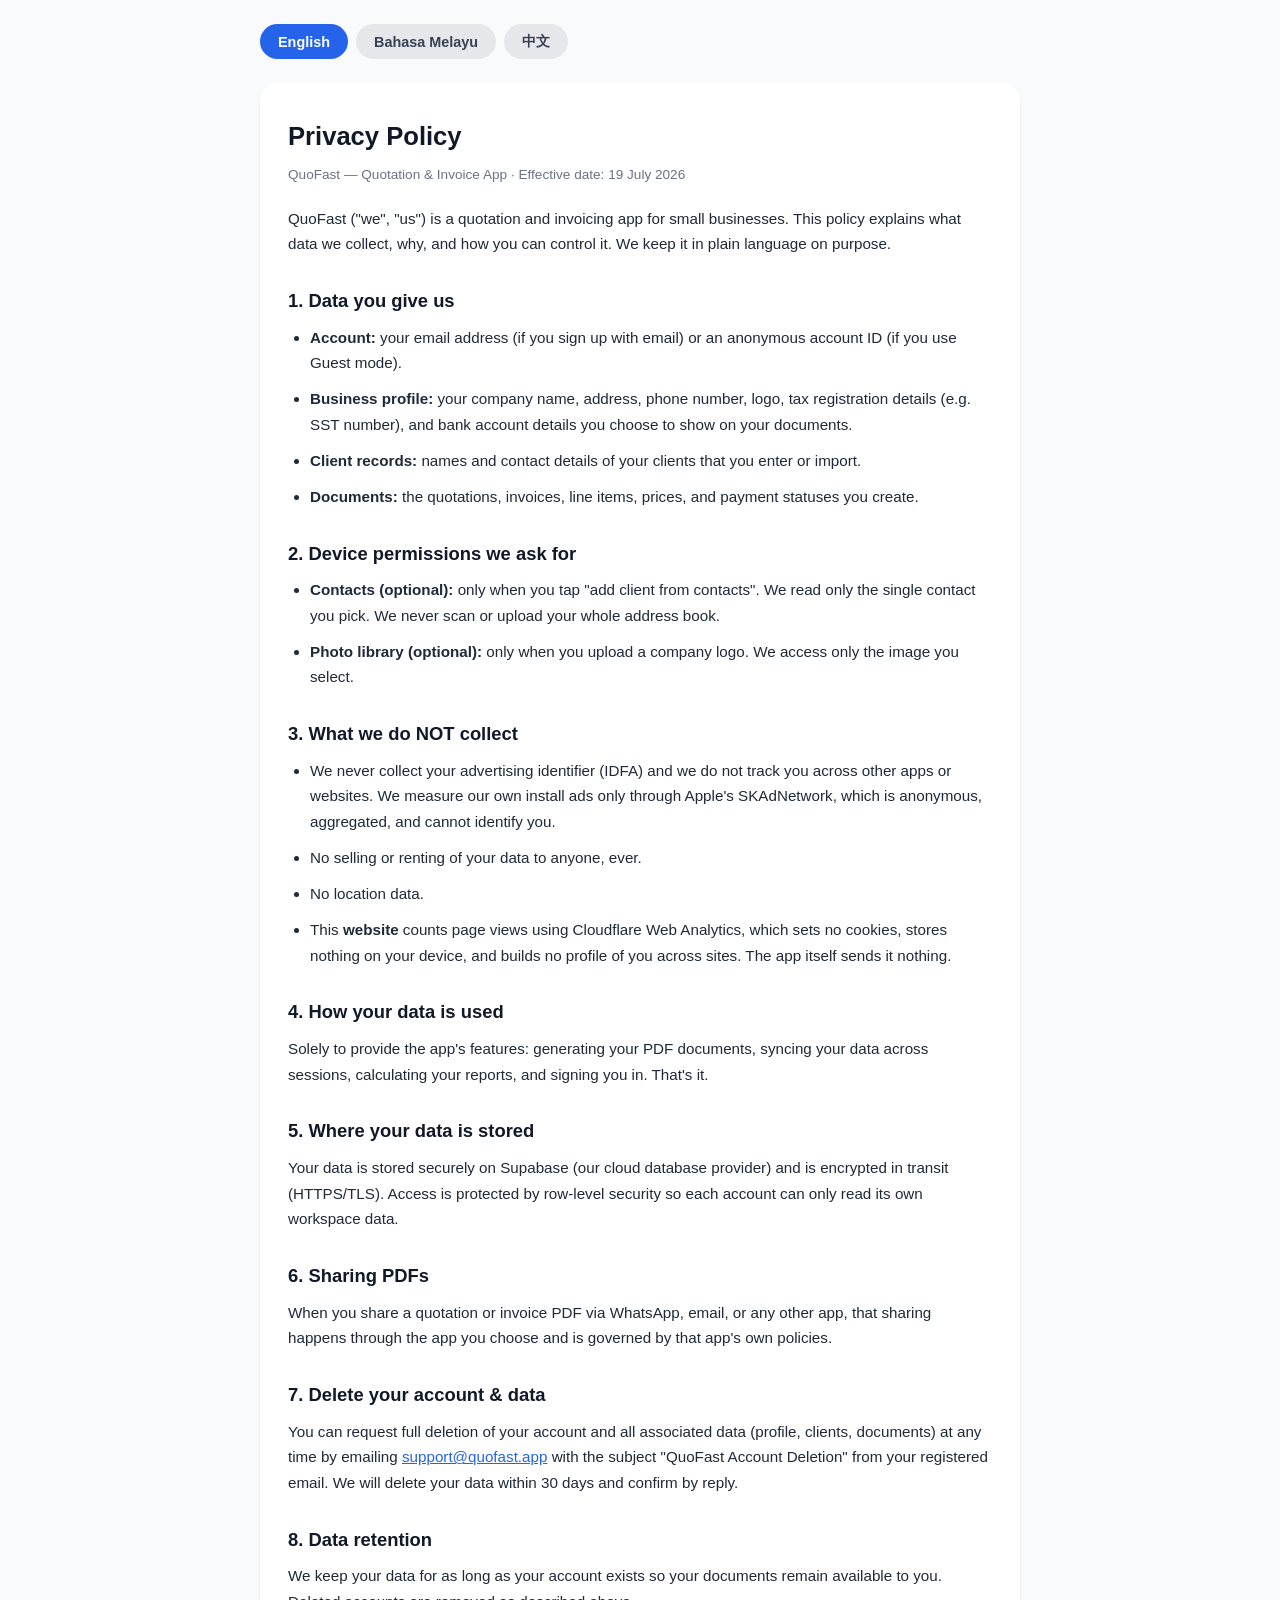
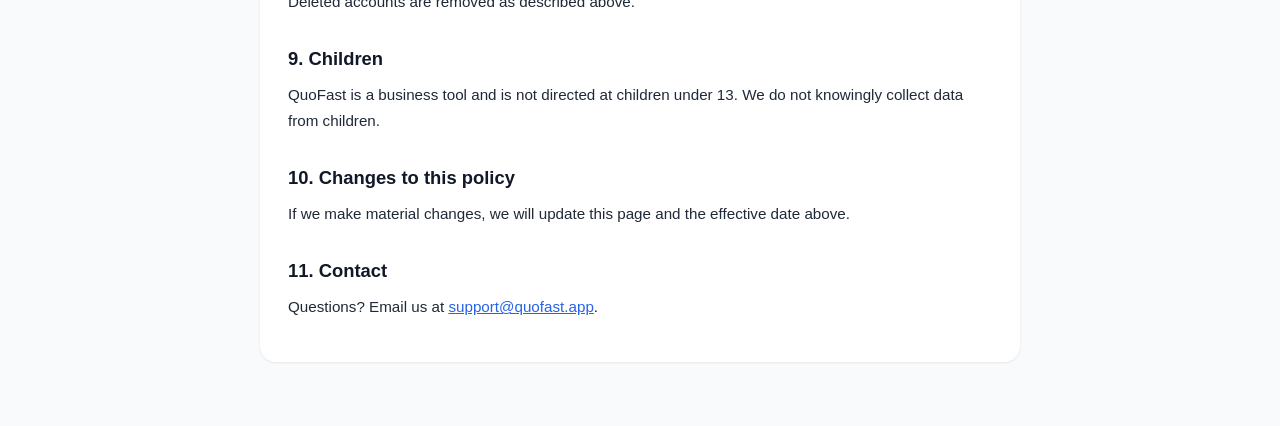
<file: privacy.html>
<!DOCTYPE html>
<html lang="en">
<head>
<meta charset="UTF-8">
<meta name="viewport" content="width=device-width, initial-scale=1.0">
<title>QuoFast — Privacy Policy</title>
<link rel="canonical" href="https://quofast.app/privacy.html">

<style>
  :root { color-scheme: light dark; }
  * { margin: 0; padding: 0; box-sizing: border-box; }
  body {
    font-family: -apple-system, BlinkMacSystemFont, "Segoe UI", Roboto, "Helvetica Neue", Arial, "PingFang SC", "Microsoft YaHei", sans-serif;
    line-height: 1.7;
    color: #1f2937;
    background: #f9fafb;
    padding: 24px 16px 64px;
  }
  @media (prefers-color-scheme: dark) {
    body { color: #e5e7eb; background: #111827; }
    .card { background: #1f2937 !important; }
    h1, h2 { color: #f9fafb !important; }
    .lang-btn { background: #374151 !important; color: #e5e7eb !important; }
    .lang-btn.active { background: #2563eb !important; color: #fff !important; }
    .muted { color: #9ca3af !important; }
    td, th { border-color: #374151 !important; }
  }
  .container { max-width: 760px; margin: 0 auto; }
  .card { background: #fff; border-radius: 16px; padding: 32px 28px; box-shadow: 0 1px 3px rgba(0,0,0,.08); }
  h1 { font-size: 1.6rem; margin-bottom: 4px; color: #111827; }
  h2 { font-size: 1.15rem; margin: 28px 0 8px; color: #111827; }
  p, li { font-size: .95rem; margin-bottom: 10px; }
  ul { padding-left: 22px; margin-bottom: 12px; }
  .muted { color: #6b7280; font-size: .85rem; margin-bottom: 20px; }
  .lang-switch { display: flex; gap: 8px; margin-bottom: 24px; }
  .lang-btn {
    border: none; border-radius: 999px; padding: 8px 18px; font-size: .9rem;
    background: #e5e7eb; color: #374151; cursor: pointer; font-weight: 600;
  }
  .lang-btn.active { background: #2563eb; color: #fff; }
  .lang { display: none; }
  .lang.show { display: block; }
  a { color: #2563eb; word-break: break-all; }
  table { border-collapse: collapse; width: 100%; margin: 8px 0 14px; font-size: .9rem; }
  th, td { border: 1px solid #e5e7eb; padding: 8px 10px; text-align: left; vertical-align: top; }
</style>
</head>
<body>
<div class="container">
  <div class="lang-switch">
    <button class="lang-btn active" data-lang="en" onclick="setLang('en')">English</button>
    <button class="lang-btn" data-lang="ms" onclick="setLang('ms')">Bahasa Melayu</button>
    <button class="lang-btn" data-lang="zh" onclick="setLang('zh')">中文</button>
  </div>

  <div class="card">

    <!-- ================= ENGLISH ================= -->
    <div class="lang show" id="lang-en">
      <h1>Privacy Policy</h1>
      <p class="muted">QuoFast — Quotation &amp; Invoice App · Effective date: 19 July 2026</p>

      <p>QuoFast ("we", "us") is a quotation and invoicing app for small businesses. This policy explains what data we collect, why, and how you can control it. We keep it in plain language on purpose.</p>

      <h2>1. Data you give us</h2>
      <ul>
        <li><strong>Account:</strong> your email address (if you sign up with email) or an anonymous account ID (if you use Guest mode).</li>
        <li><strong>Business profile:</strong> your company name, address, phone number, logo, tax registration details (e.g. SST number), and bank account details you choose to show on your documents.</li>
        <li><strong>Client records:</strong> names and contact details of your clients that you enter or import.</li>
        <li><strong>Documents:</strong> the quotations, invoices, line items, prices, and payment statuses you create.</li>
      </ul>

      <h2>2. Device permissions we ask for</h2>
      <ul>
        <li><strong>Contacts (optional):</strong> only when you tap "add client from contacts". We read only the single contact you pick. We never scan or upload your whole address book.</li>
        <li><strong>Photo library (optional):</strong> only when you upload a company logo. We access only the image you select.</li>
      </ul>

      <h2>3. What we do NOT collect</h2>
      <ul>
        <li>We never collect your advertising identifier (IDFA) and we do not track you across other apps or websites. We measure our own install ads only through Apple's SKAdNetwork, which is anonymous, aggregated, and cannot identify you.</li>
        <li>No selling or renting of your data to anyone, ever.</li>
        <li>No location data.</li>
        <li>This <strong>website</strong> counts page views using Cloudflare Web Analytics, which sets no cookies, stores nothing on your device, and builds no profile of you across sites. The app itself sends it nothing.</li>
      </ul>

      <h2>4. How your data is used</h2>
      <p>Solely to provide the app's features: generating your PDF documents, syncing your data across sessions, calculating your reports, and signing you in. That's it.</p>

      <h2>5. Where your data is stored</h2>
      <p>Your data is stored securely on Supabase (our cloud database provider) and is encrypted in transit (HTTPS/TLS). Access is protected by row-level security so each account can only read its own workspace data.</p>

      <h2>6. Sharing PDFs</h2>
      <p>When you share a quotation or invoice PDF via WhatsApp, email, or any other app, that sharing happens through the app you choose and is governed by that app's own policies.</p>

      <h2 id="delete-account">7. Delete your account &amp; data</h2>
      <p>You can request full deletion of your account and all associated data (profile, clients, documents) at any time by emailing <a href="mailto:support@quofast.app?subject=QuoFast%20Account%20Deletion">support@quofast.app</a> with the subject "QuoFast Account Deletion" from your registered email. We will delete your data within 30 days and confirm by reply.</p>

      <h2>8. Data retention</h2>
      <p>We keep your data for as long as your account exists so your documents remain available to you. Deleted accounts are removed as described above.</p>

      <h2>9. Children</h2>
      <p>QuoFast is a business tool and is not directed at children under 13. We do not knowingly collect data from children.</p>

      <h2>10. Changes to this policy</h2>
      <p>If we make material changes, we will update this page and the effective date above.</p>

      <h2>11. Contact</h2>
      <p>Questions? Email us at <a href="mailto:support@quofast.app">support@quofast.app</a>.</p>
    </div>

    <!-- ================= BAHASA MELAYU ================= -->
    <div class="lang" id="lang-ms">
      <h1>Dasar Privasi</h1>
      <p class="muted">QuoFast — Aplikasi Sebut Harga &amp; Invois · Tarikh kuat kuasa: 19 Julai 2026</p>

      <p>QuoFast ("kami") ialah aplikasi sebut harga dan invois untuk perniagaan kecil. Dasar ini menerangkan data yang kami kumpul, sebabnya, dan cara anda mengawalnya — dalam bahasa yang mudah difahami.</p>

      <h2>1. Data yang anda berikan</h2>
      <ul>
        <li><strong>Akaun:</strong> alamat e-mel anda (jika mendaftar dengan e-mel) atau ID akaun tanpa nama (jika guna mod Tetamu).</li>
        <li><strong>Profil perniagaan:</strong> nama syarikat, alamat, nombor telefon, logo, maklumat pendaftaran cukai (cth. nombor SST), dan butiran akaun bank yang anda pilih untuk dipaparkan pada dokumen anda.</li>
        <li><strong>Rekod pelanggan:</strong> nama dan maklumat hubungan pelanggan anda yang anda masukkan atau import.</li>
        <li><strong>Dokumen:</strong> sebut harga, invois, item, harga, dan status pembayaran yang anda cipta.</li>
      </ul>

      <h2>2. Kebenaran peranti yang kami minta</h2>
      <ul>
        <li><strong>Kenalan (pilihan):</strong> hanya apabila anda tekan "tambah pelanggan dari kenalan". Kami hanya membaca satu kenalan yang anda pilih. Kami tidak sesekali mengimbas atau memuat naik keseluruhan buku alamat anda.</li>
        <li><strong>Pustaka foto (pilihan):</strong> hanya apabila anda memuat naik logo syarikat. Kami hanya mengakses imej yang anda pilih.</li>
      </ul>

      <h2>3. Apa yang kami TIDAK kumpul</h2>
      <ul>
        <li>Kami tidak pernah mengumpul pengecam pengiklanan (IDFA) anda dan kami tidak menjejak anda merentas aplikasi atau laman web lain. Kami mengukur iklan pemasangan kami sendiri hanya melalui SKAdNetwork Apple, yang tanpa nama, teragregat, dan tidak dapat mengenal pasti anda.</li>
        <li>Data anda tidak sesekali dijual atau disewakan kepada sesiapa.</li>
        <li>Tiada data lokasi.</li>
        <li><strong>Laman web ini</strong> mengira paparan halaman menggunakan Cloudflare Web Analytics, yang tidak menggunakan kuki, tidak menyimpan apa-apa pada peranti anda, dan tidak membina profil anda merentas laman web. Aplikasi itu sendiri tidak menghantar apa-apa kepadanya.</li>
      </ul>

      <h2>4. Bagaimana data anda digunakan</h2>
      <p>Semata-mata untuk fungsi aplikasi: menjana dokumen PDF anda, menyegerak data anda, mengira laporan anda, dan log masuk. Itu sahaja.</p>

      <h2>5. Di mana data anda disimpan</h2>
      <p>Data anda disimpan dengan selamat di Supabase (penyedia pangkalan data awan kami) dan disulitkan semasa penghantaran (HTTPS/TLS). Akses dilindungi oleh keselamatan peringkat baris supaya setiap akaun hanya boleh membaca data ruang kerjanya sendiri.</p>

      <h2>6. Perkongsian PDF</h2>
      <p>Apabila anda berkongsi PDF sebut harga atau invois melalui WhatsApp, e-mel, atau aplikasi lain, perkongsian itu berlaku melalui aplikasi pilihan anda dan tertakluk kepada dasar aplikasi tersebut.</p>

      <h2 id="delete-account-ms">7. Padam akaun &amp; data anda</h2>
      <p>Anda boleh meminta pemadaman penuh akaun dan semua data berkaitan (profil, pelanggan, dokumen) pada bila-bila masa dengan menghantar e-mel ke <a href="mailto:support@quofast.app?subject=QuoFast%20Account%20Deletion">support@quofast.app</a> bertajuk "QuoFast Account Deletion" daripada e-mel berdaftar anda. Kami akan memadam data anda dalam tempoh 30 hari dan mengesahkan melalui balasan.</p>

      <h2>8. Pengekalan data</h2>
      <p>Kami menyimpan data anda selagi akaun anda wujud supaya dokumen anda kekal tersedia. Akaun yang dipadam akan dibuang seperti diterangkan di atas.</p>

      <h2>9. Kanak-kanak</h2>
      <p>QuoFast ialah alat perniagaan dan tidak ditujukan kepada kanak-kanak bawah 13 tahun. Kami tidak mengumpul data kanak-kanak secara sedar.</p>

      <h2>10. Perubahan dasar</h2>
      <p>Jika terdapat perubahan penting, kami akan mengemas kini halaman ini dan tarikh kuat kuasa di atas.</p>

      <h2>11. Hubungi kami</h2>
      <p>Ada soalan? E-mel kami di <a href="mailto:support@quofast.app">support@quofast.app</a>.</p>
    </div>

    <!-- ================= 中文 ================= -->
    <div class="lang" id="lang-zh">
      <h1>隐私政策</h1>
      <p class="muted">QuoFast — 报价单和发票应用 · 生效日期：2026 年 7 月 19 日</p>

      <p>QuoFast（"我们"）是一款为小型企业打造的报价单与发票应用。本政策用简单直白的语言说明我们收集哪些数据、为什么收集、以及你如何掌控这些数据。</p>

      <h2>1. 你提供给我们的数据</h2>
      <ul>
        <li><strong>账户：</strong>你的电子邮箱地址（邮箱注册时），或匿名账户 ID（使用访客模式时）。</li>
        <li><strong>企业资料：</strong>公司名称、地址、电话、Logo、税务登记信息（如 SST 编号），以及你选择显示在文件上的银行账户信息。</li>
        <li><strong>客户记录：</strong>你手动输入或导入的客户姓名和联系方式。</li>
        <li><strong>文件：</strong>你创建的报价单、发票、项目明细、价格和付款状态。</li>
      </ul>

      <h2>2. 我们申请的设备权限</h2>
      <ul>
        <li><strong>通讯录（可选）：</strong>仅在你点击"从通讯录添加客户"时使用。我们只读取你选中的那一个联系人，绝不会扫描或上传你的整个通讯录。</li>
        <li><strong>相册（可选）：</strong>仅在你上传公司 Logo 时使用。我们只访问你选择的那张图片。</li>
      </ul>

      <h2>3. 我们不收集的内容</h2>
      <ul>
        <li>我们从不收集你的广告标识符(IDFA),也不会跨应用或网站追踪你。我们只通过 Apple 的 SKAdNetwork 衡量自家安装广告的成效 —— 它匿名、聚合,无法识别你个人。</li>
        <li>绝不向任何人出售或出租你的数据。</li>
        <li>不收集位置信息。</li>
        <li><strong>本网站</strong>使用 Cloudflare Web Analytics 计算浏览量：不使用 cookie，不在你的装置上存放任何东西，也不会跨网站为你建立档案。App 本身不会传送任何资料给它。</li>
      </ul>

      <h2>4. 数据的用途</h2>
      <p>仅用于实现应用功能：生成 PDF 文件、同步你的数据、计算报表、登录账户。仅此而已。</p>

      <h2>5. 数据存储在哪里</h2>
      <p>你的数据安全存储在 Supabase（我们的云数据库服务商），传输过程全程加密（HTTPS/TLS）。数据库启用了行级安全策略，每个账户只能读取自己工作区的数据。</p>

      <h2>6. 分享 PDF</h2>
      <p>当你通过 WhatsApp、电子邮件或其他应用分享报价单/发票 PDF 时，分享行为经由你选择的应用完成，受该应用自身政策约束。</p>

      <h2 id="delete-account-zh">7. 删除账户和数据</h2>
      <p>你可以随时要求彻底删除账户及所有关联数据（企业资料、客户、文件）：用注册邮箱发送邮件至 <a href="mailto:support@quofast.app?subject=QuoFast%20Account%20Deletion">support@quofast.app</a>，主题写"QuoFast Account Deletion"。我们将在 30 天内删除并回复确认。</p>

      <h2>8. 数据保留</h2>
      <p>只要你的账户存在，我们就会保留数据，以便你随时查阅历史文件。删除的账户按上述方式清除。</p>

      <h2>9. 儿童</h2>
      <p>QuoFast 是商业工具，不面向 13 岁以下儿童，我们不会有意收集儿童数据。</p>

      <h2>10. 政策变更</h2>
      <p>如有重大变更，我们会更新本页面及顶部的生效日期。</p>

      <h2>11. 联系我们</h2>
      <p>有疑问？请发邮件至 <a href="mailto:support@quofast.app">support@quofast.app</a>。</p>
    </div>

  </div>
</div>

<script>
  function setLang(code) {
    document.querySelectorAll('.lang').forEach(function (el) {
      el.classList.toggle('show', el.id === 'lang-' + code);
    });
    document.querySelectorAll('.lang-btn').forEach(function (btn) {
      btn.classList.toggle('active', btn.dataset.lang === code);
    });
    document.documentElement.lang = code === 'zh' ? 'zh-CN' : code;
    // #delete-account (the URL both stores list) only exists in the English section, which is
    // hidden in the other languages, so the browser cannot scroll to it there.
    if (location.hash === '#delete-account' && code !== 'en') {
      var target = document.getElementById('delete-account-' + code);
      if (target) target.scrollIntoView();
    }
  }
  (function () {
    // Honour the language chosen on the home page (same ?lang= and storage key as assets/site.js)
    // before falling back to the phone's own language.
    var ok = { en: 1, ms: 1, zh: 1 }, saved = null;
    var asked = new URLSearchParams(location.search).get('lang');
    try { saved = localStorage.getItem('qf-lang'); } catch (e) {}
    if (ok[asked]) return setLang(asked);
    if (ok[saved]) return setLang(saved);
    var nav = (navigator.language || 'en').toLowerCase();
    if (nav.startsWith('ms')) setLang('ms');
    else if (nav.startsWith('zh')) setLang('zh');
  })();
</script>
<!-- Cloudflare Web Analytics. No cookies, nothing stored on the visitor's device, and no
     personal data collected — which is what lets the home page go on saying "No ads, no tracking".
     The token is public by design: it says which site a page view belongs to and grants nothing.
     Added 2026-09-25, because the funnel was dark between "someone opened the page" and "someone
     installed the app", and a post is about to be aimed at exactly that stretch. -->
<script type='module' src='https://static.cloudflareinsights.com/beacon.min.js'
  data-cf-beacon='{"token": "8e151e216c9f42b587acf8e1618d88a7"}'></script>
</body>
</html>
</file>
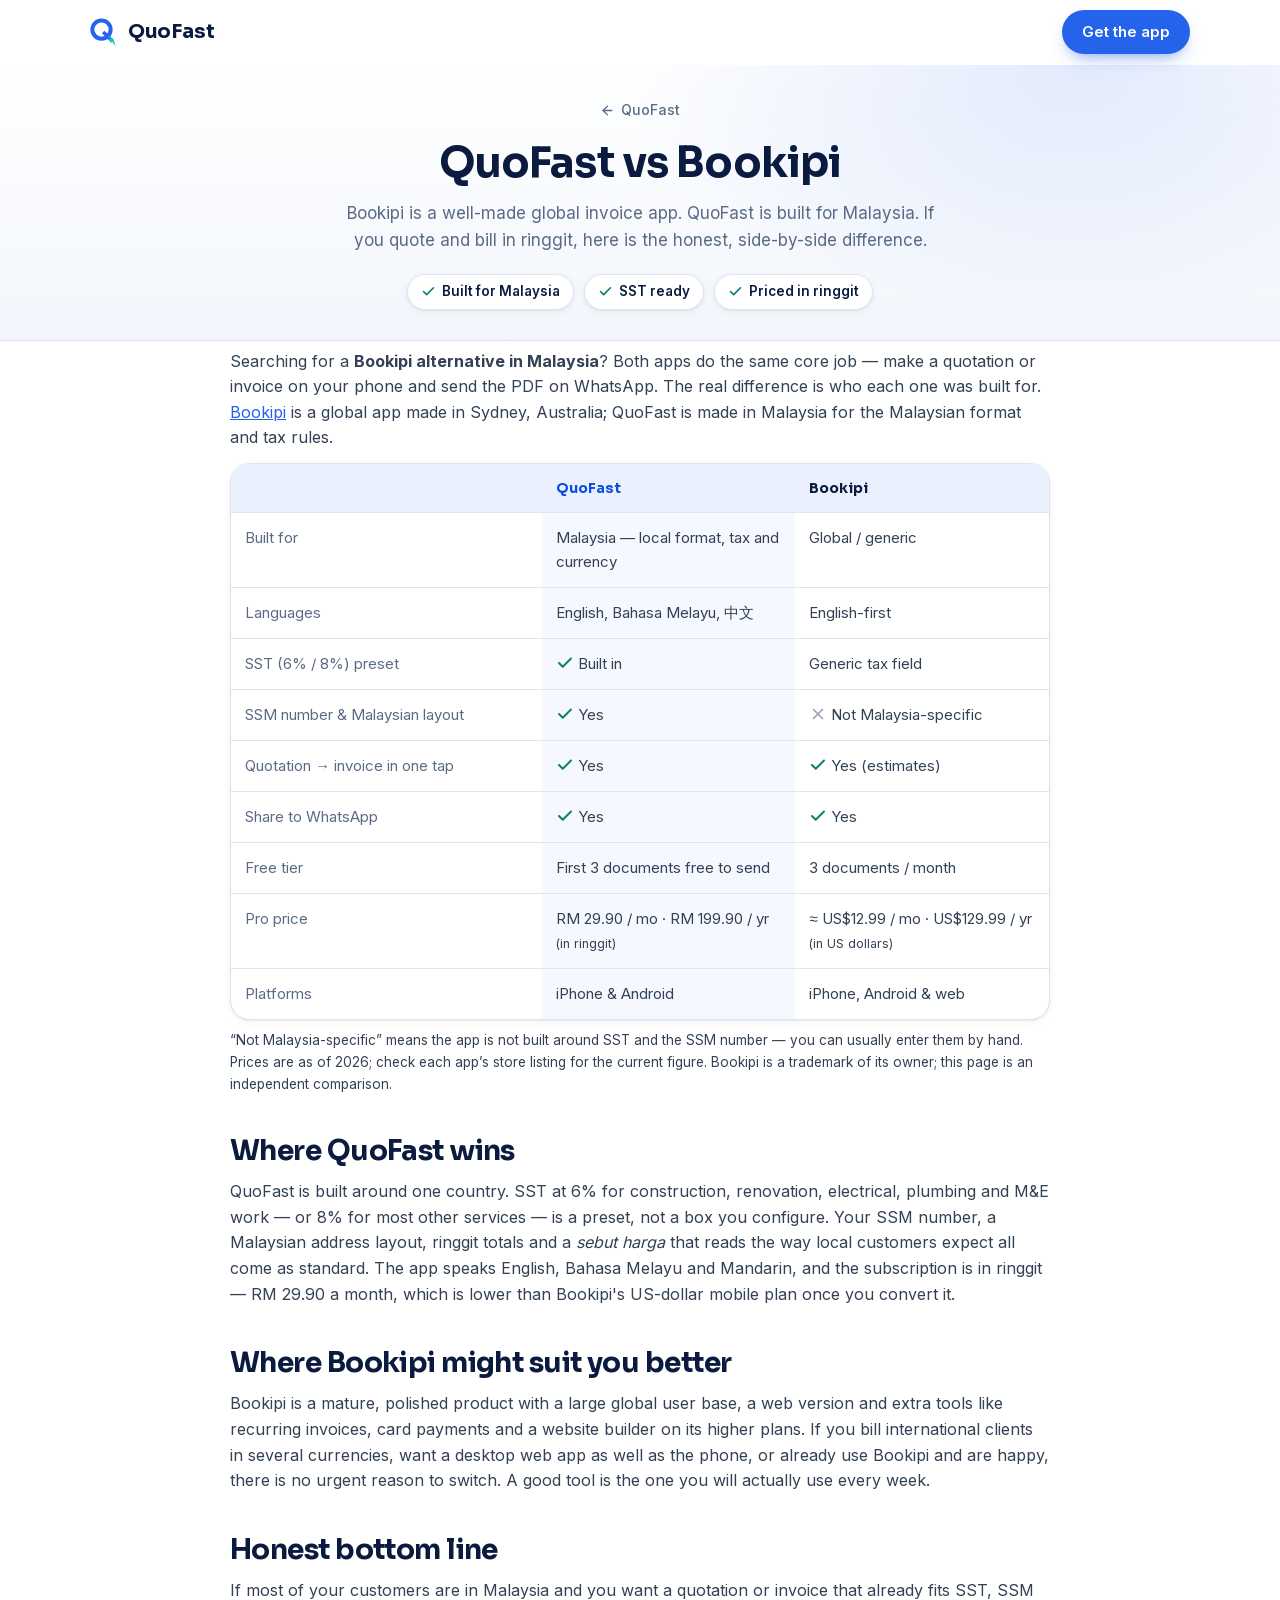
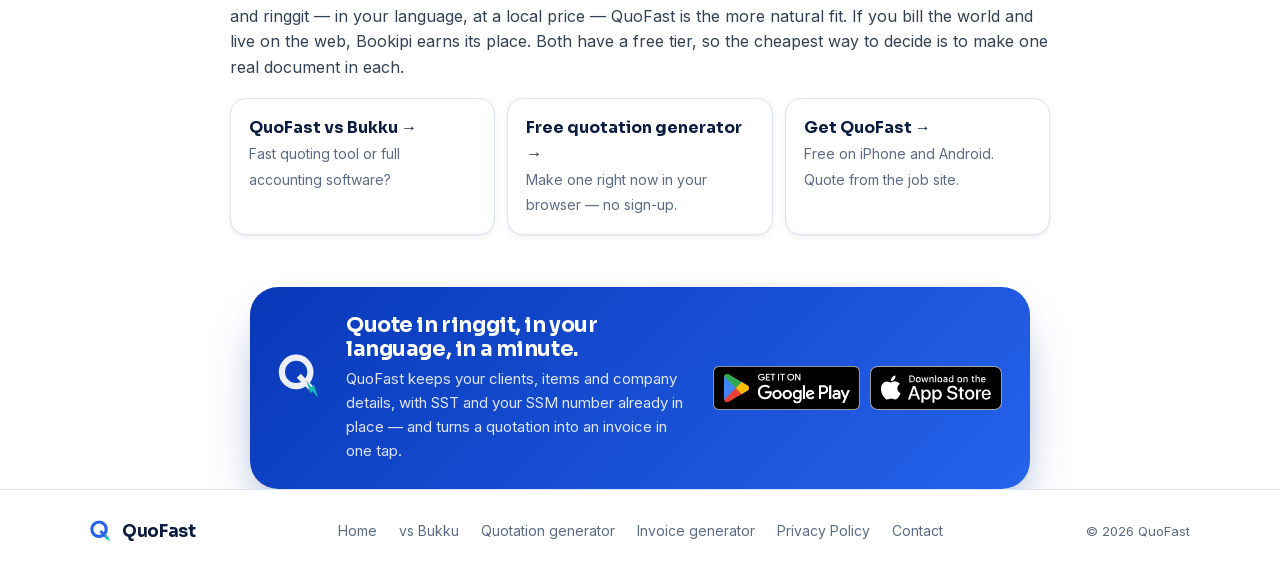
<file: quofast-vs-bookipi.html>
<!DOCTYPE html>
<html lang="en">
<head>
<meta charset="UTF-8">
<meta name="viewport" content="width=device-width, initial-scale=1">
<title>QuoFast vs Bookipi — a Malaysian alternative (SST, RM pricing) | QuoFast</title>
<meta name="description" content="Bookipi is a solid global invoice app. QuoFast is built for Malaysia — SST, SSM, Bahasa Melayu and Mandarin, priced in ringgit (RM29.90/mo vs Bookipi's US$12.99). An honest side-by-side.">
<link rel="canonical" href="https://quofast.app/quofast-vs-bookipi.html">
<meta name="theme-color" content="#0a4ce6">
<link rel="icon" href="assets/img/logo-mark.svg" type="image/svg+xml">
<link rel="icon" href="assets/img/favicon-48.png" sizes="48x48" type="image/png">
<link rel="apple-touch-icon" href="assets/img/apple-touch-icon.png">

<meta property="og:type" content="website">
<meta property="og:site_name" content="QuoFast">
<meta property="og:url" content="https://quofast.app/quofast-vs-bookipi.html">
<meta property="og:title" content="QuoFast vs Bookipi — a Malaysian alternative">
<meta property="og:description" content="Both are great phone-first invoice apps. QuoFast is built for Malaysia and priced in ringgit. Here is the honest comparison.">
<meta property="og:image" content="https://quofast.app/assets/img/og.jpg">
<meta property="og:image:width" content="1200">
<meta property="og:image:height" content="630">
<meta name="twitter:card" content="summary_large_image">

<link rel="preload" href="assets/fonts/inter.woff2" as="font" type="font/woff2" crossorigin>
<link rel="preload" href="assets/fonts/sora.woff2" as="font" type="font/woff2" crossorigin>
<link rel="stylesheet" href="assets/site.css?v=202611250240">
<link rel="stylesheet" href="assets/generator.css?v=202611250240">

<script type="application/ld+json">
{
  "@context": "https://schema.org",
  "@graph": [
    {
      "@type": "BreadcrumbList",
      "itemListElement": [
        { "@type": "ListItem", "position": 1, "name": "QuoFast", "item": "https://quofast.app/" },
        { "@type": "ListItem", "position": 2, "name": "QuoFast vs Bookipi", "item": "https://quofast.app/quofast-vs-bookipi.html" }
      ]
    },
    {
      "@type": "FAQPage",
      "mainEntity": [
        {
          "@type": "Question",
          "name": "Is QuoFast a good alternative to Bookipi in Malaysia?",
          "acceptedAnswer": {
            "@type": "Answer",
            "text": "Yes, if you work in Malaysia. Bookipi is a well-built global invoice app from Australia, but it is generic and priced in US dollars. QuoFast is built for the Malaysian format — SST at 6% or 8%, your SSM number on every document, Bahasa Melayu and Mandarin, and pricing in ringgit at RM29.90 a month."
          }
        },
        {
          "@type": "Question",
          "name": "How much does Bookipi cost compared to QuoFast?",
          "acceptedAnswer": {
            "@type": "Answer",
            "text": "As of 2026, Bookipi's mobile Pro is priced in US dollars at about US$12.99 a month or US$129.99 a year. QuoFast is RM29.90 a month or RM199.90 a year, billed in Malaysian ringgit through Google Play. Both offer a free tier. Always check each app's store listing for the current price."
          }
        },
        {
          "@type": "Question",
          "name": "Do both apps let me send invoices on WhatsApp?",
          "acceptedAnswer": {
            "@type": "Answer",
            "text": "Yes. Both QuoFast and Bookipi let you create a document on your phone and share the PDF to WhatsApp or email. QuoFast also turns a quotation into an invoice in one tap and keeps your clients, items and company details for next time."
          }
        }
      ]
    }
  ]
}
</script>
</head>
<body>

<!-- Icons: Lucide (https://lucide.dev), ISC License. Logo: QuoFast. -->
<svg width="0" height="0" style="position:absolute" aria-hidden="true" focusable="false">
  <defs>
    <symbol id="logo" viewBox="252 262 622 642">
      <circle cx="508" cy="518" r="203" fill="none" stroke="currentColor" stroke-width="89"/>
      <line x1="546" y1="572" x2="716" y2="742" stroke="currentColor" stroke-width="80"/>
      <path d="M92,0 L0,175 L46,175 L30,305 L120,126 L68,126 Z" fill="#14C6B3" transform="translate(737,763) rotate(-45) translate(-60,-152.5)"/>
    </symbol>
    <symbol id="i-check" viewBox="0 0 24 24" fill="none" stroke="currentColor" stroke-width="2.6" stroke-linecap="round" stroke-linejoin="round"><path d="M20 6 9 17l-5-5"/></symbol>
    <symbol id="i-x" viewBox="0 0 24 24" fill="none" stroke="currentColor" stroke-width="2.2" stroke-linecap="round" stroke-linejoin="round"><path d="M18 6 6 18"/><path d="m6 6 12 12"/></symbol>
    <symbol id="i-back" viewBox="0 0 24 24" fill="none" stroke="currentColor" stroke-width="2.2" stroke-linecap="round" stroke-linejoin="round"><path d="m12 19-7-7 7-7"/><path d="M19 12H5"/></symbol>
  </defs>
</svg>

<style>
  /* Scoped to the comparison pages only. Uses the shared design tokens from site.css. */
  .cmp-wrap { padding: 8px 0 8px; }
  .cmp-wrap .container { max-width: 860px; }
  .cmp-table { width: 100%; border-collapse: separate; border-spacing: 0; margin: 8px 0 4px;
    background: #fff; border: 1px solid var(--line); border-radius: var(--radius); overflow: hidden;
    box-shadow: var(--shadow-sm); font-size: 15px; }
  .cmp-table th, .cmp-table td { padding: 13px 14px; text-align: left; border-bottom: 1px solid var(--line); vertical-align: top; }
  .cmp-table thead th { background: var(--blue-soft); color: var(--ink); font-family: var(--font-head); font-size: 14px; }
  .cmp-table thead th.me { color: var(--blue-600); }
  .cmp-table tr:last-child td { border-bottom: 0; }
  .cmp-table td.feat { color: var(--muted); width: 38%; }
  .cmp-table td.cell { width: 31%; color: var(--text); }
  .cmp-table td.cell.me { background: rgba(37,99,235,.045); }
  .cmp-table .yes { color: var(--teal-ink); }
  .cmp-table .no { color: #94a3b8; }
  .cmp-table .icon { width: 18px; height: 18px; vertical-align: -3px; }
  .cmp-note { color: var(--muted); font-size: 13.5px; margin: 10px 0 0; }
  @media (max-width: 560px) {
    .cmp-table { font-size: 13.5px; }
    .cmp-table th, .cmp-table td { padding: 10px 9px; }
    .cmp-table td.feat { width: 40%; }
  }
</style>

<a class="skip" href="#main">Skip to content</a>

<header class="nav">
  <div class="container nav-inner">
    <a class="brand" href="./" aria-label="QuoFast home">
      <svg class="brand-mark" aria-hidden="true"><use href="#logo"/></svg>
      <span>QuoFast</span>
    </a>
    <div class="nav-actions">
      <a class="btn btn-primary" href="./?src=compare">Get the app</a>
    </div>
  </div>
</header>

<section class="gen-hero">
  <div class="container">
    <a class="crumb" href="./"><svg class="icon" aria-hidden="true" style="width:15px;height:15px"><use href="#i-back"/></svg> QuoFast</a>
    <h1>QuoFast vs Bookipi</h1>
    <p class="sub">Bookipi is a well-made global invoice app. QuoFast is built for Malaysia. If you quote and bill in ringgit, here is the honest, side-by-side difference.</p>
    <ul class="points">
      <li><svg class="icon" aria-hidden="true"><use href="#i-check"/></svg> Built for Malaysia</li>
      <li><svg class="icon" aria-hidden="true"><use href="#i-check"/></svg> SST ready</li>
      <li><svg class="icon" aria-hidden="true"><use href="#i-check"/></svg> Priced in ringgit</li>
    </ul>
  </div>
</section>

<main class="gen-seo cmp-wrap" id="main">
  <div class="container">

    <p>Searching for a <strong>Bookipi alternative in Malaysia</strong>? Both apps do the same core job — make a quotation or invoice on your phone and send the PDF on WhatsApp. The real difference is who each one was built for. <a href="https://bookipi.com/">Bookipi</a> is a global app made in Sydney, Australia; QuoFast is made in Malaysia for the Malaysian format and tax rules.</p>

    <table class="cmp-table">
      <thead>
        <tr>
          <th scope="col">&nbsp;</th>
          <th scope="col" class="me">QuoFast</th>
          <th scope="col">Bookipi</th>
        </tr>
      </thead>
      <tbody>
        <tr>
          <td class="feat">Built for</td>
          <td class="cell me">Malaysia — local format, tax and currency</td>
          <td class="cell">Global / generic</td>
        </tr>
        <tr>
          <td class="feat">Languages</td>
          <td class="cell me">English, Bahasa Melayu, 中文</td>
          <td class="cell">English-first</td>
        </tr>
        <tr>
          <td class="feat">SST (6% / 8%) preset</td>
          <td class="cell me"><svg class="icon yes"><use href="#i-check"/></svg> Built in</td>
          <td class="cell">Generic tax field</td>
        </tr>
        <tr>
          <td class="feat">SSM number &amp; Malaysian layout</td>
          <td class="cell me"><svg class="icon yes"><use href="#i-check"/></svg> Yes</td>
          <td class="cell"><svg class="icon no"><use href="#i-x"/></svg> Not Malaysia-specific</td>
        </tr>
        <tr>
          <td class="feat">Quotation → invoice in one tap</td>
          <td class="cell me"><svg class="icon yes"><use href="#i-check"/></svg> Yes</td>
          <td class="cell"><svg class="icon yes"><use href="#i-check"/></svg> Yes (estimates)</td>
        </tr>
        <tr>
          <td class="feat">Share to WhatsApp</td>
          <td class="cell me"><svg class="icon yes"><use href="#i-check"/></svg> Yes</td>
          <td class="cell"><svg class="icon yes"><use href="#i-check"/></svg> Yes</td>
        </tr>
        <tr>
          <td class="feat">Free tier</td>
          <td class="cell me">First 3 documents free to send</td>
          <td class="cell">3 documents / month</td>
        </tr>
        <tr>
          <td class="feat">Pro price</td>
          <td class="cell me">RM 29.90 / mo · RM 199.90 / yr<br><small>(in ringgit)</small></td>
          <td class="cell">≈ US$12.99 / mo · US$129.99 / yr<br><small>(in US dollars)</small></td>
        </tr>
        <tr>
          <td class="feat">Platforms</td>
          <td class="cell me">iPhone &amp; Android</td>
          <td class="cell">iPhone, Android &amp; web</td>
        </tr>
      </tbody>
    </table>
    <p class="cmp-note">“Not Malaysia-specific” means the app is not built around SST and the SSM number — you can usually enter them by hand. Prices are as of 2026; check each app’s store listing for the current figure. Bookipi is a trademark of its owner; this page is an independent comparison.</p>

    <h2>Where QuoFast wins</h2>
    <p>QuoFast is built around one country. SST at 6% for construction, renovation, electrical, plumbing and M&amp;E work — or 8% for most other services — is a preset, not a box you configure. Your SSM number, a Malaysian address layout, ringgit totals and a <em>sebut harga</em> that reads the way local customers expect all come as standard. The app speaks English, Bahasa Melayu and Mandarin, and the subscription is in ringgit — RM 29.90 a month, which is lower than Bookipi's US-dollar mobile plan once you convert it.</p>

    <h2>Where Bookipi might suit you better</h2>
    <p>Bookipi is a mature, polished product with a large global user base, a web version and extra tools like recurring invoices, card payments and a website builder on its higher plans. If you bill international clients in several currencies, want a desktop web app as well as the phone, or already use Bookipi and are happy, there is no urgent reason to switch. A good tool is the one you will actually use every week.</p>

    <h2>Honest bottom line</h2>
    <p>If most of your customers are in Malaysia and you want a quotation or invoice that already fits SST, SSM and ringgit — in your language, at a local price — QuoFast is the more natural fit. If you bill the world and live on the web, Bookipi earns its place. Both have a free tier, so the cheapest way to decide is to make one real document in each.</p>

    <div class="tools">
      <a href="quofast-vs-bukku.html">
        <strong>QuoFast vs Bukku →</strong>
        <span>Fast quoting tool or full accounting software?</span>
      </a>
      <a href="quotation-generator.html">
        <strong>Free quotation generator →</strong>
        <span>Make one right now in your browser — no sign-up.</span>
      </a>
      <a href="./?src=compare">
        <strong>Get QuoFast →</strong>
        <span>Free on iPhone and Android. Quote from the job site.</span>
      </a>
    </div>
  </div>
</main>

<aside class="gen-cta">
  <svg class="cta-mark" aria-hidden="true"><use href="#logo"/></svg>
  <div class="cta-text">
    <h2>Quote in ringgit, in your language, in a minute.</h2>
    <p>QuoFast keeps your clients, items and company details, with SST and your SSM number already in place — and turns a quotation into an invoice in one tap.</p>
  </div>
  <div class="store-badges">
    <a href="https://play.google.com/store/apps/details?id=com.quofast.app" data-store="android"><img src="assets/badges/google-play-en.png" width="161" height="48" alt="Get it on Google Play" loading="lazy"></a>
    <a href="https://apps.apple.com/my/app/quofast-quote-invoice/id6797022510" data-store="ios"><img src="assets/badges/app-store-en.svg" width="120" height="40" alt="Download on the App Store" loading="lazy"></a>
  </div>
</aside>

<footer class="footer">
  <div class="container footer-inner">
    <a class="brand" href="./" aria-label="QuoFast">
      <svg class="brand-mark" aria-hidden="true"><use href="#logo"/></svg>
      <span>QuoFast</span>
    </a>
    <nav class="footer-links" aria-label="Compare, tools and legal">
      <a href="./">Home</a>
      <a href="quofast-vs-bukku.html">vs Bukku</a>
      <a href="quotation-generator.html">Quotation generator</a>
      <a href="invoice-generator.html">Invoice generator</a>
      <a href="privacy.html">Privacy Policy</a>
      <a href="mailto:support@quofast.app">Contact</a>
    </nav>
    <small>© 2026 QuoFast</small>
  </div>
</footer>

<script type='module' src='https://static.cloudflareinsights.com/beacon.min.js'
  data-cf-beacon='{"token": "8e151e216c9f42b587acf8e1618d88a7"}'></script>
</body>
</html>
</file>
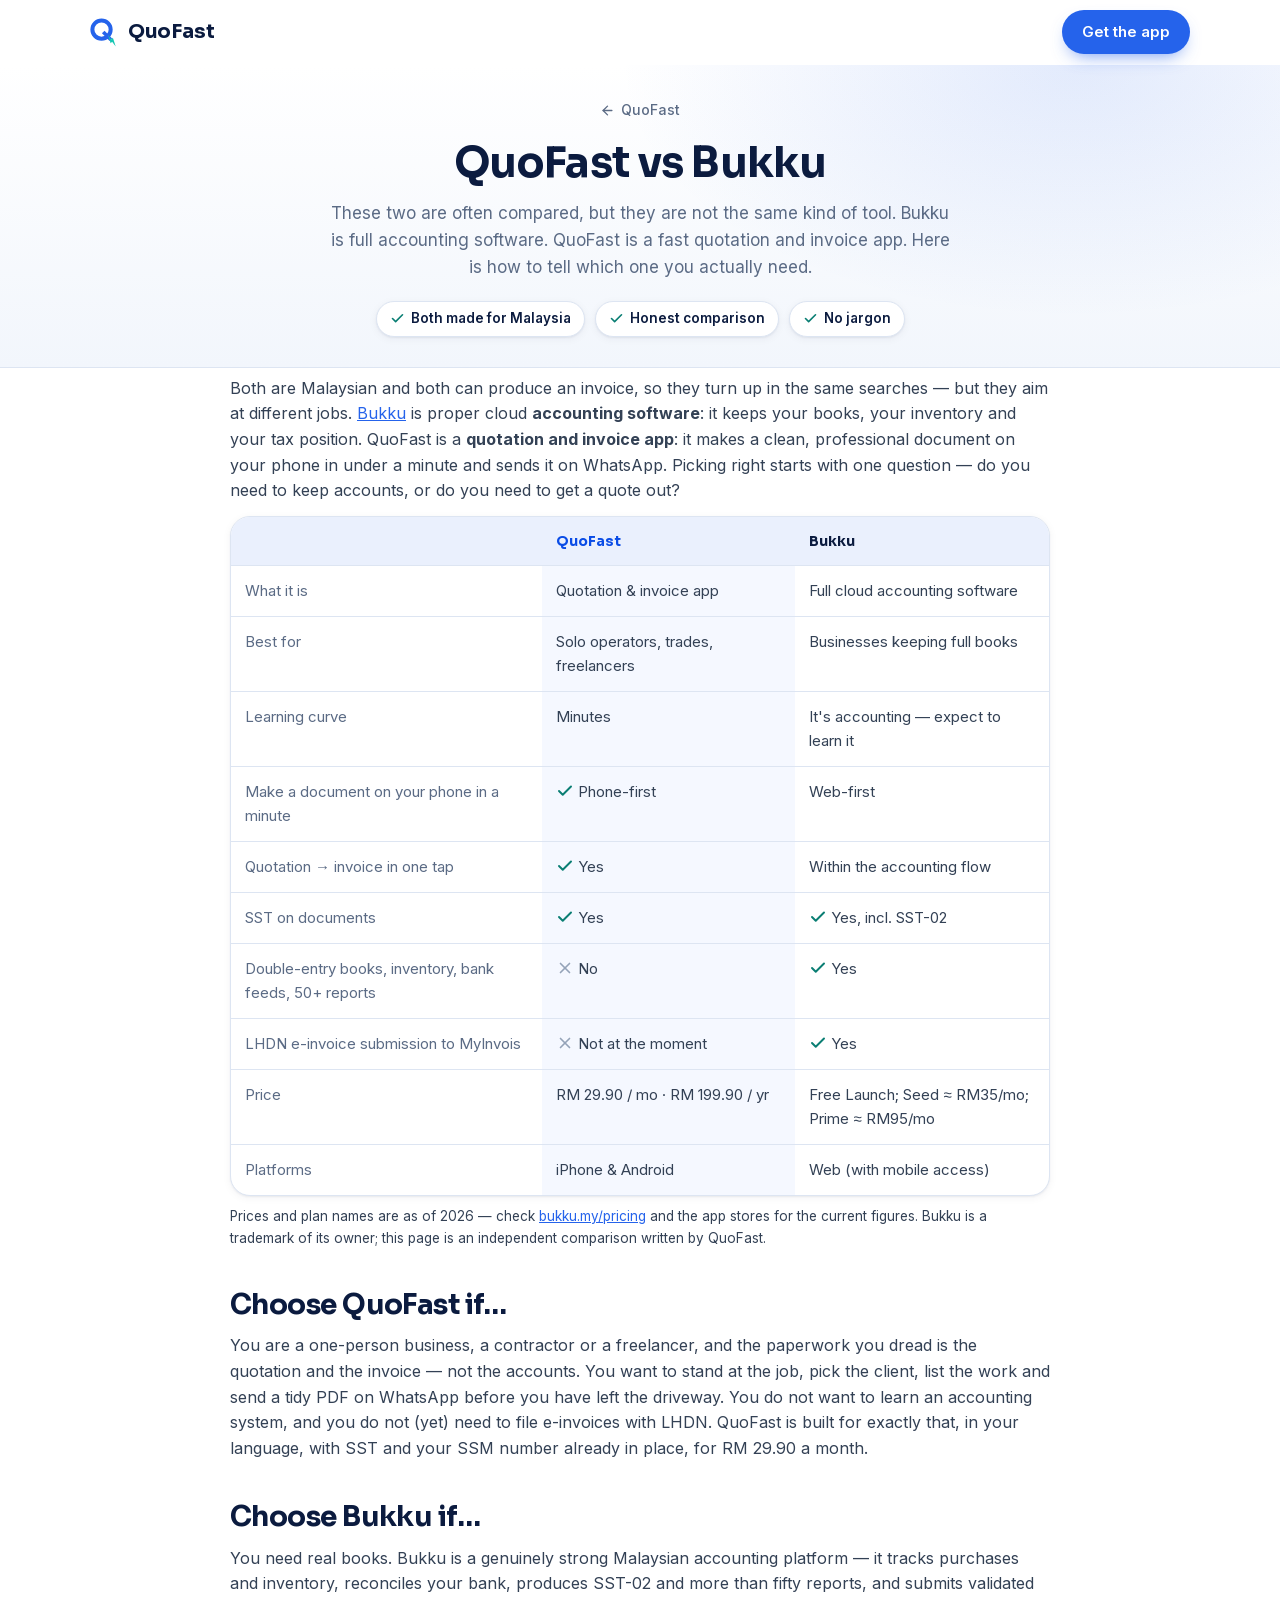
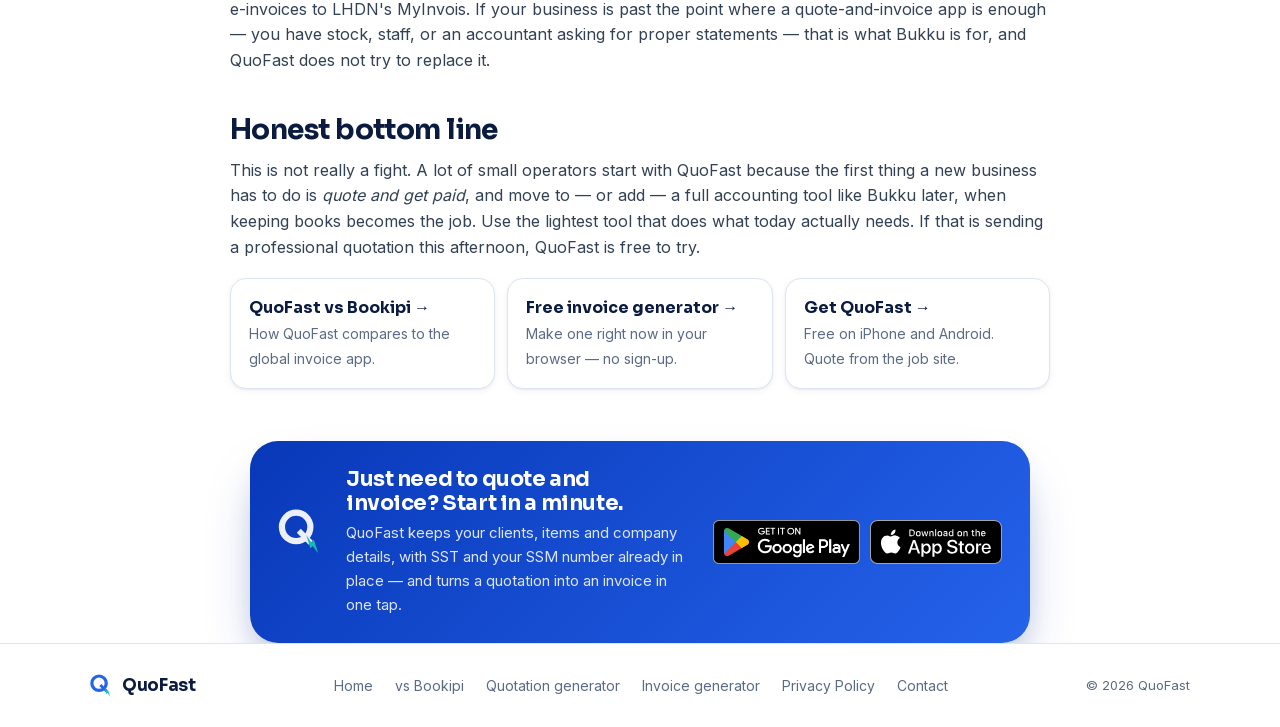
<file: quofast-vs-bukku.html>
<!DOCTYPE html>
<html lang="en">
<head>
<meta charset="UTF-8">
<meta name="viewport" content="width=device-width, initial-scale=1">
<title>QuoFast vs Bukku — quoting app or full accounting software? | QuoFast</title>
<meta name="description" content="Bukku is full Malaysian cloud accounting with LHDN e-invoice and SST-02. QuoFast is a fast, phone-first quotation and invoice app. An honest look at which one you actually need.">
<link rel="canonical" href="https://quofast.app/quofast-vs-bukku.html">
<meta name="theme-color" content="#0a4ce6">
<link rel="icon" href="assets/img/logo-mark.svg" type="image/svg+xml">
<link rel="icon" href="assets/img/favicon-48.png" sizes="48x48" type="image/png">
<link rel="apple-touch-icon" href="assets/img/apple-touch-icon.png">

<meta property="og:type" content="website">
<meta property="og:site_name" content="QuoFast">
<meta property="og:url" content="https://quofast.app/quofast-vs-bukku.html">
<meta property="og:title" content="QuoFast vs Bukku — quoting app or full accounting?">
<meta property="og:description" content="Bukku does your whole books and LHDN e-invoice. QuoFast makes a professional quotation or invoice on your phone in a minute. Here is which one fits.">
<meta property="og:image" content="https://quofast.app/assets/img/og.jpg">
<meta property="og:image:width" content="1200">
<meta property="og:image:height" content="630">
<meta name="twitter:card" content="summary_large_image">

<link rel="preload" href="assets/fonts/inter.woff2" as="font" type="font/woff2" crossorigin>
<link rel="preload" href="assets/fonts/sora.woff2" as="font" type="font/woff2" crossorigin>
<link rel="stylesheet" href="assets/site.css?v=202611250240">
<link rel="stylesheet" href="assets/generator.css?v=202611250240">

<script type="application/ld+json">
{
  "@context": "https://schema.org",
  "@graph": [
    {
      "@type": "BreadcrumbList",
      "itemListElement": [
        { "@type": "ListItem", "position": 1, "name": "QuoFast", "item": "https://quofast.app/" },
        { "@type": "ListItem", "position": 2, "name": "QuoFast vs Bukku", "item": "https://quofast.app/quofast-vs-bukku.html" }
      ]
    },
    {
      "@type": "FAQPage",
      "mainEntity": [
        {
          "@type": "Question",
          "name": "Is QuoFast an accounting software like Bukku?",
          "acceptedAnswer": {
            "@type": "Answer",
            "text": "No. Bukku is full cloud accounting software — double-entry books, inventory, bank feeds, 50+ reports, SST-02 and LHDN e-invoice submission to MyInvois. QuoFast is a focused quotation and invoice app: make a professional document on your phone in under a minute and send it on WhatsApp. They solve different problems."
          }
        },
        {
          "@type": "Question",
          "name": "Can QuoFast submit e-invoices to LHDN MyInvois?",
          "acceptedAnswer": {
            "@type": "Answer",
            "text": "Not at the moment. QuoFast produces a professional PDF quotation or invoice to send to your customer. If you need to submit validated e-invoices to LHDN's MyInvois portal, a full accounting package such as Bukku is built for that."
          }
        },
        {
          "@type": "Question",
          "name": "Which is cheaper, QuoFast or Bukku?",
          "acceptedAnswer": {
            "@type": "Answer",
            "text": "They price for different jobs. QuoFast is RM29.90 a month or RM199.90 a year for unlimited sending. Bukku has a free Launch plan, then Seed at about RM35 a month and Prime at about RM95 a month for full accounting. If you only need to quote and invoice, QuoFast is the lighter, cheaper choice; if you need full books, Bukku's price buys a lot more."
          }
        }
      ]
    }
  ]
}
</script>
</head>
<body>

<!-- Icons: Lucide (https://lucide.dev), ISC License. Logo: QuoFast. -->
<svg width="0" height="0" style="position:absolute" aria-hidden="true" focusable="false">
  <defs>
    <symbol id="logo" viewBox="252 262 622 642">
      <circle cx="508" cy="518" r="203" fill="none" stroke="currentColor" stroke-width="89"/>
      <line x1="546" y1="572" x2="716" y2="742" stroke="currentColor" stroke-width="80"/>
      <path d="M92,0 L0,175 L46,175 L30,305 L120,126 L68,126 Z" fill="#14C6B3" transform="translate(737,763) rotate(-45) translate(-60,-152.5)"/>
    </symbol>
    <symbol id="i-check" viewBox="0 0 24 24" fill="none" stroke="currentColor" stroke-width="2.6" stroke-linecap="round" stroke-linejoin="round"><path d="M20 6 9 17l-5-5"/></symbol>
    <symbol id="i-x" viewBox="0 0 24 24" fill="none" stroke="currentColor" stroke-width="2.2" stroke-linecap="round" stroke-linejoin="round"><path d="M18 6 6 18"/><path d="m6 6 12 12"/></symbol>
    <symbol id="i-back" viewBox="0 0 24 24" fill="none" stroke="currentColor" stroke-width="2.2" stroke-linecap="round" stroke-linejoin="round"><path d="m12 19-7-7 7-7"/><path d="M19 12H5"/></symbol>
  </defs>
</svg>

<style>
  /* Scoped to the comparison pages only. Uses the shared design tokens from site.css. */
  .cmp-wrap { padding: 8px 0 8px; }
  .cmp-wrap .container { max-width: 860px; }
  .cmp-table { width: 100%; border-collapse: separate; border-spacing: 0; margin: 8px 0 4px;
    background: #fff; border: 1px solid var(--line); border-radius: var(--radius); overflow: hidden;
    box-shadow: var(--shadow-sm); font-size: 15px; }
  .cmp-table th, .cmp-table td { padding: 13px 14px; text-align: left; border-bottom: 1px solid var(--line); vertical-align: top; }
  .cmp-table thead th { background: var(--blue-soft); color: var(--ink); font-family: var(--font-head); font-size: 14px; }
  .cmp-table thead th.me { color: var(--blue-600); }
  .cmp-table tr:last-child td { border-bottom: 0; }
  .cmp-table td.feat { color: var(--muted); width: 38%; }
  .cmp-table td.cell { width: 31%; color: var(--text); }
  .cmp-table td.cell.me { background: rgba(37,99,235,.045); }
  .cmp-table .yes { color: var(--teal-ink); }
  .cmp-table .no { color: #94a3b8; }
  .cmp-table .icon { width: 18px; height: 18px; vertical-align: -3px; }
  .cmp-note { color: var(--muted); font-size: 13.5px; margin: 10px 0 0; }
  @media (max-width: 560px) {
    .cmp-table { font-size: 13.5px; }
    .cmp-table th, .cmp-table td { padding: 10px 9px; }
    .cmp-table td.feat { width: 40%; }
  }
</style>

<a class="skip" href="#main">Skip to content</a>

<header class="nav">
  <div class="container nav-inner">
    <a class="brand" href="./" aria-label="QuoFast home">
      <svg class="brand-mark" aria-hidden="true"><use href="#logo"/></svg>
      <span>QuoFast</span>
    </a>
    <div class="nav-actions">
      <a class="btn btn-primary" href="./?src=compare">Get the app</a>
    </div>
  </div>
</header>

<section class="gen-hero">
  <div class="container">
    <a class="crumb" href="./"><svg class="icon" aria-hidden="true" style="width:15px;height:15px"><use href="#i-back"/></svg> QuoFast</a>
    <h1>QuoFast vs Bukku</h1>
    <p class="sub">These two are often compared, but they are not the same kind of tool. Bukku is full accounting software. QuoFast is a fast quotation and invoice app. Here is how to tell which one you actually need.</p>
    <ul class="points">
      <li><svg class="icon" aria-hidden="true"><use href="#i-check"/></svg> Both made for Malaysia</li>
      <li><svg class="icon" aria-hidden="true"><use href="#i-check"/></svg> Honest comparison</li>
      <li><svg class="icon" aria-hidden="true"><use href="#i-check"/></svg> No jargon</li>
    </ul>
  </div>
</section>

<main class="gen-seo cmp-wrap" id="main">
  <div class="container">

    <p>Both are Malaysian and both can produce an invoice, so they turn up in the same searches — but they aim at different jobs. <a href="https://bukku.my/">Bukku</a> is proper cloud <strong>accounting software</strong>: it keeps your books, your inventory and your tax position. QuoFast is a <strong>quotation and invoice app</strong>: it makes a clean, professional document on your phone in under a minute and sends it on WhatsApp. Picking right starts with one question — do you need to keep accounts, or do you need to get a quote out?</p>

    <table class="cmp-table">
      <thead>
        <tr>
          <th scope="col">&nbsp;</th>
          <th scope="col" class="me">QuoFast</th>
          <th scope="col">Bukku</th>
        </tr>
      </thead>
      <tbody>
        <tr>
          <td class="feat">What it is</td>
          <td class="cell me">Quotation &amp; invoice app</td>
          <td class="cell">Full cloud accounting software</td>
        </tr>
        <tr>
          <td class="feat">Best for</td>
          <td class="cell me">Solo operators, trades, freelancers</td>
          <td class="cell">Businesses keeping full books</td>
        </tr>
        <tr>
          <td class="feat">Learning curve</td>
          <td class="cell me">Minutes</td>
          <td class="cell">It's accounting — expect to learn it</td>
        </tr>
        <tr>
          <td class="feat">Make a document on your phone in a minute</td>
          <td class="cell me"><svg class="icon yes"><use href="#i-check"/></svg> Phone-first</td>
          <td class="cell">Web-first</td>
        </tr>
        <tr>
          <td class="feat">Quotation → invoice in one tap</td>
          <td class="cell me"><svg class="icon yes"><use href="#i-check"/></svg> Yes</td>
          <td class="cell">Within the accounting flow</td>
        </tr>
        <tr>
          <td class="feat">SST on documents</td>
          <td class="cell me"><svg class="icon yes"><use href="#i-check"/></svg> Yes</td>
          <td class="cell"><svg class="icon yes"><use href="#i-check"/></svg> Yes, incl. SST-02</td>
        </tr>
        <tr>
          <td class="feat">Double-entry books, inventory, bank feeds, 50+ reports</td>
          <td class="cell me"><svg class="icon no"><use href="#i-x"/></svg> No</td>
          <td class="cell"><svg class="icon yes"><use href="#i-check"/></svg> Yes</td>
        </tr>
        <tr>
          <td class="feat">LHDN e-invoice submission to MyInvois</td>
          <td class="cell me"><svg class="icon no"><use href="#i-x"/></svg> Not at the moment</td>
          <td class="cell"><svg class="icon yes"><use href="#i-check"/></svg> Yes</td>
        </tr>
        <tr>
          <td class="feat">Price</td>
          <td class="cell me">RM 29.90 / mo · RM 199.90 / yr</td>
          <td class="cell">Free Launch; Seed ≈ RM35/mo; Prime ≈ RM95/mo</td>
        </tr>
        <tr>
          <td class="feat">Platforms</td>
          <td class="cell me">iPhone &amp; Android</td>
          <td class="cell">Web (with mobile access)</td>
        </tr>
      </tbody>
    </table>
    <p class="cmp-note">Prices and plan names are as of 2026 — check <a href="https://bukku.my/pricing">bukku.my/pricing</a> and the app stores for the current figures. Bukku is a trademark of its owner; this page is an independent comparison written by QuoFast.</p>

    <h2>Choose QuoFast if…</h2>
    <p>You are a one-person business, a contractor or a freelancer, and the paperwork you dread is the quotation and the invoice — not the accounts. You want to stand at the job, pick the client, list the work and send a tidy PDF on WhatsApp before you have left the driveway. You do not want to learn an accounting system, and you do not (yet) need to file e-invoices with LHDN. QuoFast is built for exactly that, in your language, with SST and your SSM number already in place, for RM 29.90 a month.</p>

    <h2>Choose Bukku if…</h2>
    <p>You need real books. Bukku is a genuinely strong Malaysian accounting platform — it tracks purchases and inventory, reconciles your bank, produces SST-02 and more than fifty reports, and submits validated e-invoices to LHDN's MyInvois. If your business is past the point where a quote-and-invoice app is enough — you have stock, staff, or an accountant asking for proper statements — that is what Bukku is for, and QuoFast does not try to replace it.</p>

    <h2>Honest bottom line</h2>
    <p>This is not really a fight. A lot of small operators start with QuoFast because the first thing a new business has to do is <em>quote and get paid</em>, and move to — or add — a full accounting tool like Bukku later, when keeping books becomes the job. Use the lightest tool that does what today actually needs. If that is sending a professional quotation this afternoon, QuoFast is free to try.</p>

    <div class="tools">
      <a href="quofast-vs-bookipi.html">
        <strong>QuoFast vs Bookipi →</strong>
        <span>How QuoFast compares to the global invoice app.</span>
      </a>
      <a href="invoice-generator.html">
        <strong>Free invoice generator →</strong>
        <span>Make one right now in your browser — no sign-up.</span>
      </a>
      <a href="./?src=compare">
        <strong>Get QuoFast →</strong>
        <span>Free on iPhone and Android. Quote from the job site.</span>
      </a>
    </div>
  </div>
</main>

<aside class="gen-cta">
  <svg class="cta-mark" aria-hidden="true"><use href="#logo"/></svg>
  <div class="cta-text">
    <h2>Just need to quote and invoice? Start in a minute.</h2>
    <p>QuoFast keeps your clients, items and company details, with SST and your SSM number already in place — and turns a quotation into an invoice in one tap.</p>
  </div>
  <div class="store-badges">
    <a href="https://play.google.com/store/apps/details?id=com.quofast.app" data-store="android"><img src="assets/badges/google-play-en.png" width="161" height="48" alt="Get it on Google Play" loading="lazy"></a>
    <a href="https://apps.apple.com/my/app/quofast-quote-invoice/id6797022510" data-store="ios"><img src="assets/badges/app-store-en.svg" width="120" height="40" alt="Download on the App Store" loading="lazy"></a>
  </div>
</aside>

<footer class="footer">
  <div class="container footer-inner">
    <a class="brand" href="./" aria-label="QuoFast">
      <svg class="brand-mark" aria-hidden="true"><use href="#logo"/></svg>
      <span>QuoFast</span>
    </a>
    <nav class="footer-links" aria-label="Compare, tools and legal">
      <a href="./">Home</a>
      <a href="quofast-vs-bookipi.html">vs Bookipi</a>
      <a href="quotation-generator.html">Quotation generator</a>
      <a href="invoice-generator.html">Invoice generator</a>
      <a href="privacy.html">Privacy Policy</a>
      <a href="mailto:support@quofast.app">Contact</a>
    </nav>
    <small>© 2026 QuoFast</small>
  </div>
</footer>

<script type='module' src='https://static.cloudflareinsights.com/beacon.min.js'
  data-cf-beacon='{"token": "8e151e216c9f42b587acf8e1618d88a7"}'></script>
</body>
</html>
</file>
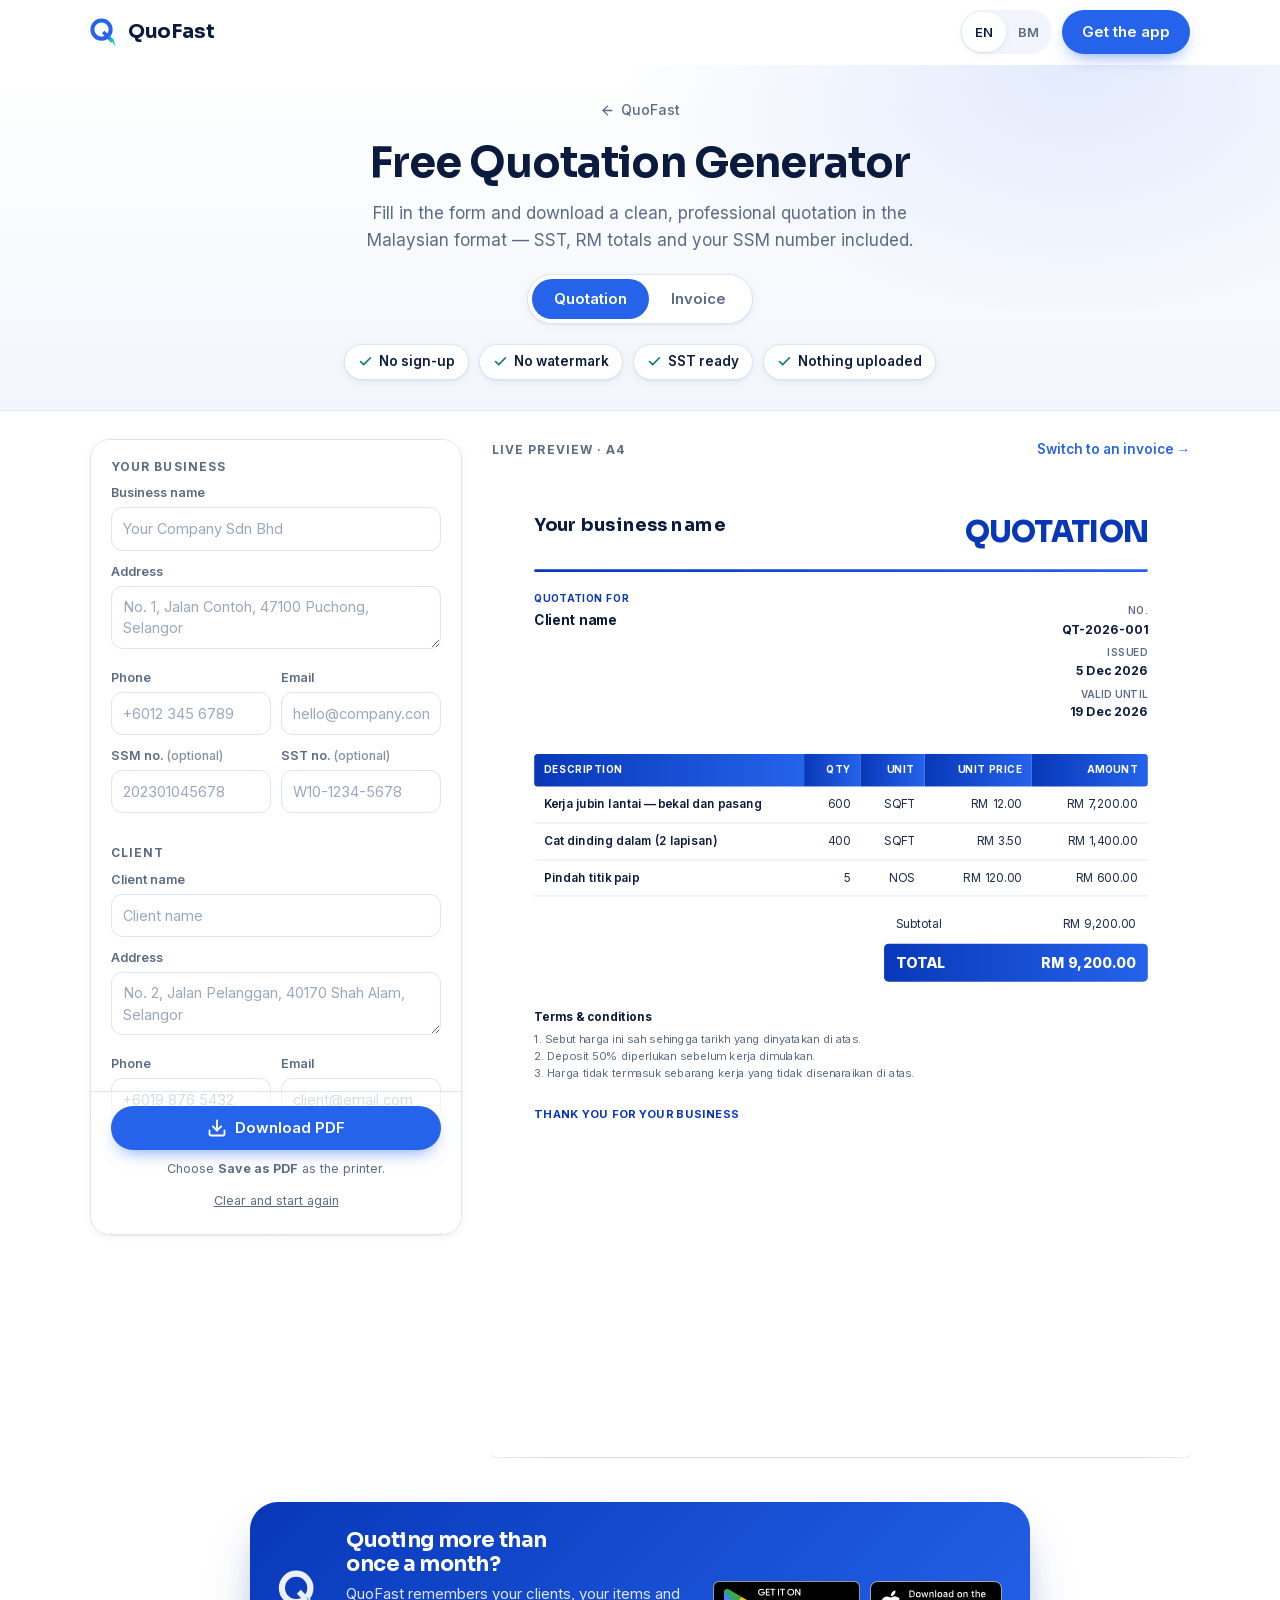
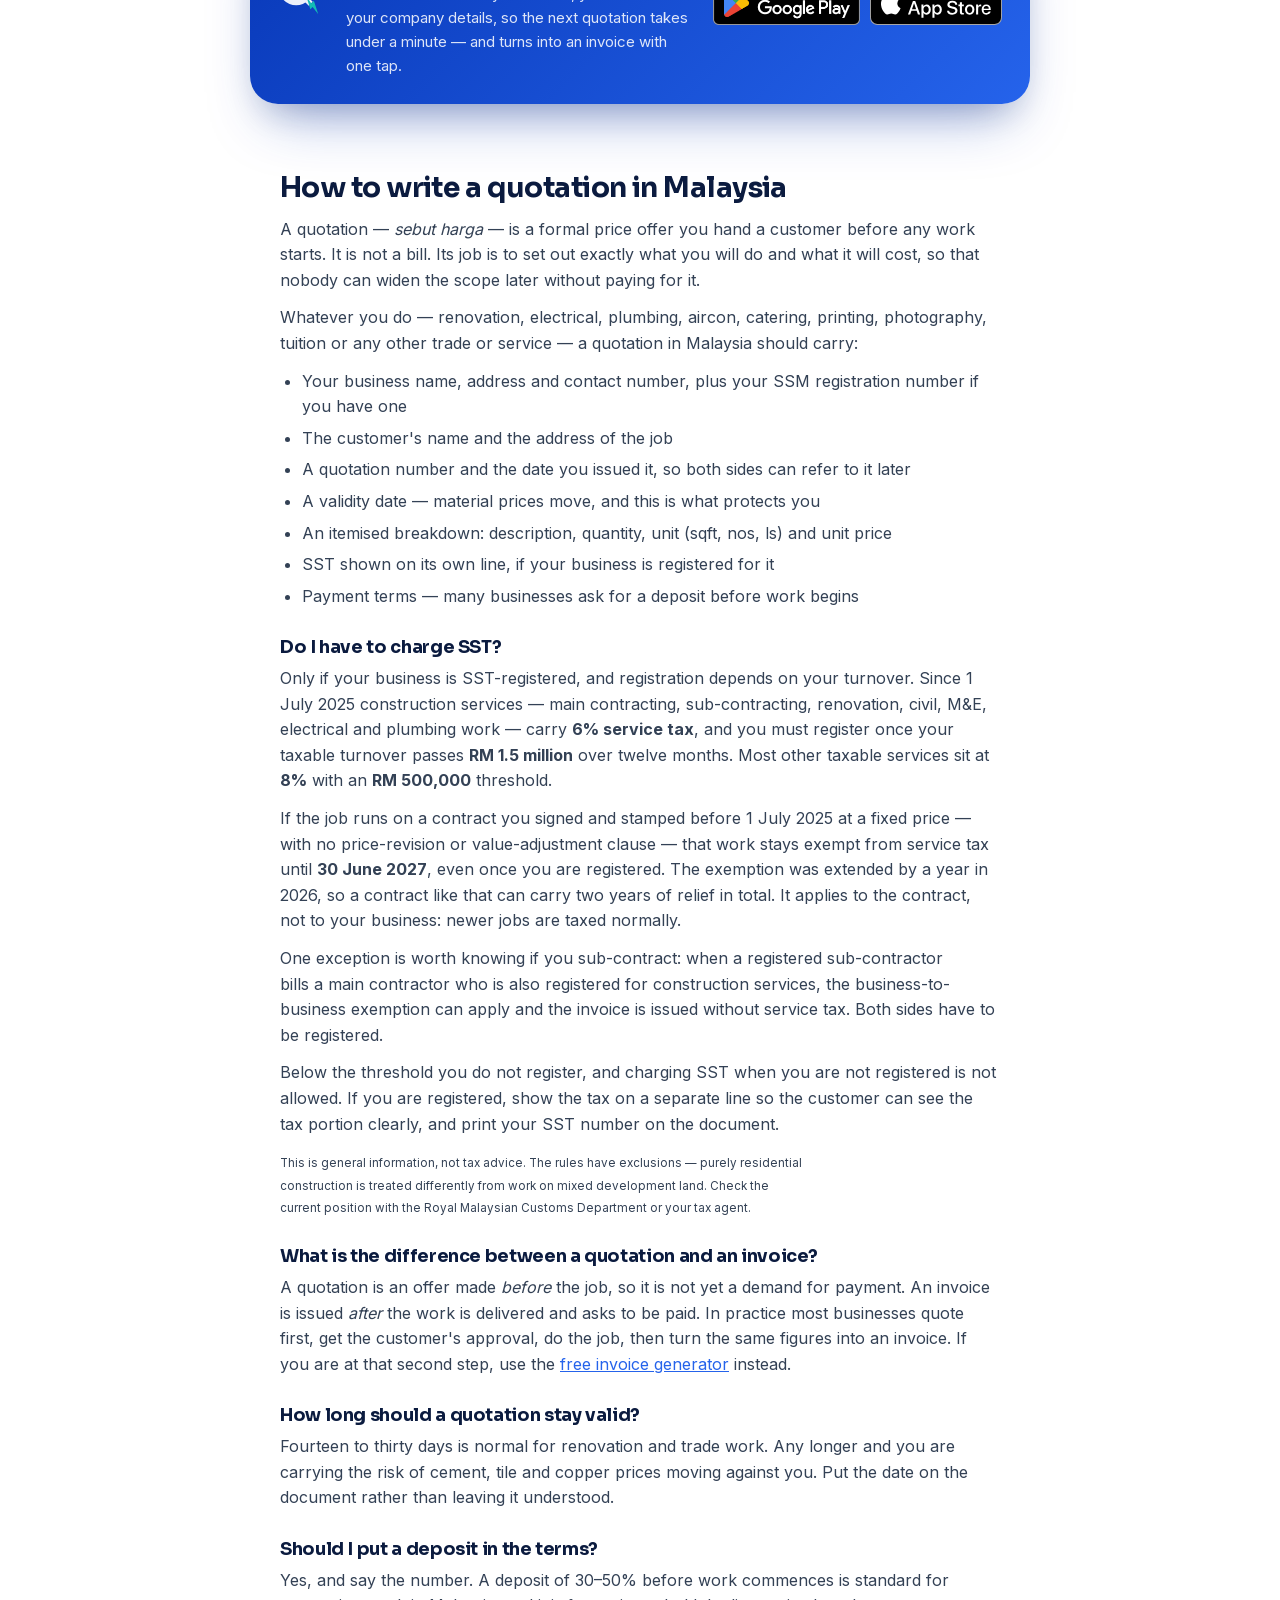
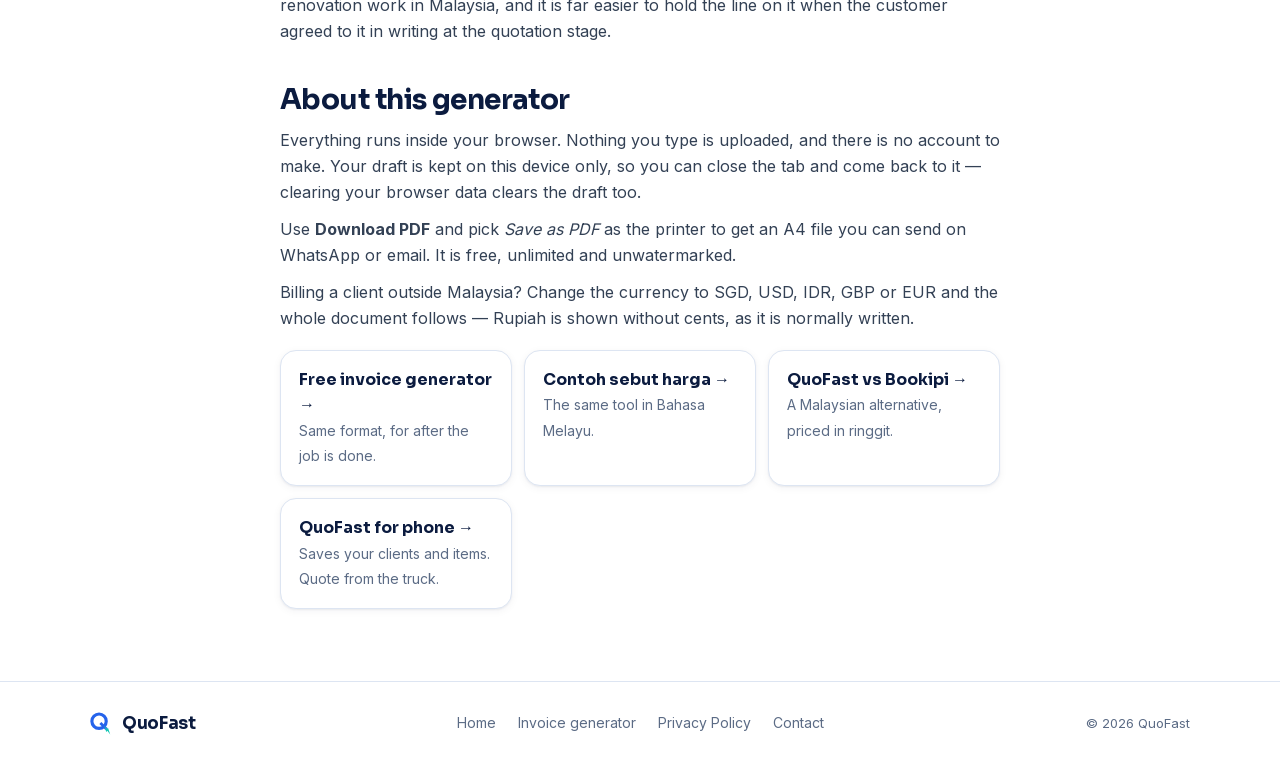
<file: quotation-generator.html>
<!DOCTYPE html>
<html lang="en">
<head>
<meta charset="UTF-8">
<meta name="viewport" content="width=device-width, initial-scale=1">
<title>Free Quotation Generator Malaysia — SST Ready, No Sign-Up | QuoFast</title>
<meta name="description" content="Make a professional quotation online, free. Malaysian format with SST, RM totals and your SSM number. No sign-up, no watermark, nothing uploaded — download the PDF straight from your browser.">
<link rel="canonical" href="https://quofast.app/quotation-generator.html">
<link rel="alternate" hreflang="en" href="https://quofast.app/quotation-generator.html">
<link rel="alternate" hreflang="ms" href="https://quofast.app/contoh-sebut-harga.html">
<link rel="alternate" hreflang="x-default" href="https://quofast.app/quotation-generator.html">
<meta name="theme-color" content="#0a4ce6">
<link rel="icon" href="assets/img/logo-mark.svg" type="image/svg+xml">
<link rel="icon" href="assets/img/favicon-48.png" sizes="48x48" type="image/png">
<link rel="apple-touch-icon" href="assets/img/apple-touch-icon.png">

<meta property="og:type" content="website">
<meta property="og:site_name" content="QuoFast">
<meta property="og:url" content="https://quofast.app/quotation-generator.html">
<meta property="og:title" content="Free Quotation Generator — Malaysian format, SST ready">
<meta property="og:description" content="Fill in the form, download the PDF. No sign-up, no watermark, nothing uploaded. Built for small businesses in Malaysia.">
<meta property="og:image" content="https://quofast.app/assets/img/og.jpg">
<meta property="og:image:width" content="1200">
<meta property="og:image:height" content="630">
<meta name="twitter:card" content="summary_large_image">

<link rel="preload" href="assets/fonts/inter.woff2" as="font" type="font/woff2" crossorigin>
<link rel="preload" href="assets/fonts/sora.woff2" as="font" type="font/woff2" crossorigin>
<link rel="stylesheet" href="assets/site.css?v=202611250240">
<link rel="stylesheet" href="assets/generator.css?v=202611250240">
<script src="assets/generator.js?v=202611250240" defer></script>

<script type="application/ld+json">
{
  "@context": "https://schema.org",
  "@graph": [
    {
      "@type": "WebApplication",
      "name": "Free Quotation Generator (Malaysia)",
      "url": "https://quofast.app/quotation-generator.html",
      "applicationCategory": "BusinessApplication",
      "operatingSystem": "Any",
      "browserRequirements": "Requires JavaScript",
      "description": "Create a professional quotation in the Malaysian format, with SST and RM totals, and download it as a PDF. No sign-up required.",
      "offers": { "@type": "Offer", "price": "0", "priceCurrency": "MYR" },
      "publisher": { "@type": "Organization", "name": "QuoFast", "url": "https://quofast.app/" }
    },
    {
      "@type": "BreadcrumbList",
      "itemListElement": [
        { "@type": "ListItem", "position": 1, "name": "QuoFast", "item": "https://quofast.app/" },
        { "@type": "ListItem", "position": 2, "name": "Free quotation generator", "item": "https://quofast.app/quotation-generator.html" }
      ]
    },
    {
      "@type": "FAQPage",
      "mainEntity": [
        {
          "@type": "Question",
          "name": "Do I have to charge SST on my quotation?",
          "acceptedAnswer": {
            "@type": "Answer",
            "text": "Only if your business is SST-registered. Construction services — including renovation, electrical, plumbing and M&E work — carry 6% service tax once your taxable turnover passes RM1.5 million in 12 months. Most other taxable services are 8% with an RM500,000 threshold. Below the threshold you do not register, and you must not charge SST. A fixed-price contract signed and stamped before 1 July 2025, with no price-revision clause, stays exempt from service tax until 30 June 2027 even once you are registered."
          }
        },
        {
          "@type": "Question",
          "name": "What is the difference between a quotation and an invoice?",
          "acceptedAnswer": {
            "@type": "Answer",
            "text": "A quotation is a price offer made before the work, so it is not a demand for payment. An invoice is issued after the work is delivered and asks to be paid. Most businesses quote first, get approval, do the job, then turn the same figures into an invoice."
          }
        },
        {
          "@type": "Question",
          "name": "How long should a quotation stay valid?",
          "acceptedAnswer": {
            "@type": "Answer",
            "text": "Fourteen to thirty days is normal for renovation and trade work in Malaysia. Any longer and you carry the risk of material prices moving against you. Print the validity date on the document so there is no argument later."
          }
        },
        {
          "@type": "Question",
          "name": "Is this quotation generator really free?",
          "acceptedAnswer": {
            "@type": "Answer",
            "text": "Yes. There is no sign-up, no watermark and no limit on how many you make. Everything runs inside your browser and nothing you type is uploaded."
          }
        }
      ]
    }
  ]
}
</script>
</head>
<body data-doc="quotation">

<!-- Icons: Lucide (https://lucide.dev), ISC License. Logo: QuoFast. -->
<svg width="0" height="0" style="position:absolute" aria-hidden="true" focusable="false">
  <defs>
    <symbol id="logo" viewBox="252 262 622 642">
      <circle cx="508" cy="518" r="203" fill="none" stroke="currentColor" stroke-width="89"/>
      <line x1="546" y1="572" x2="716" y2="742" stroke="currentColor" stroke-width="80"/>
      <path d="M92,0 L0,175 L46,175 L30,305 L120,126 L68,126 Z" fill="#14C6B3" transform="translate(737,763) rotate(-45) translate(-60,-152.5)"/>
    </symbol>
    <symbol id="i-check" viewBox="0 0 24 24" fill="none" stroke="currentColor" stroke-width="2.6" stroke-linecap="round" stroke-linejoin="round"><path d="M20 6 9 17l-5-5"/></symbol>
    <symbol id="i-x" viewBox="0 0 24 24" fill="none" stroke="currentColor" stroke-width="2.2" stroke-linecap="round" stroke-linejoin="round"><path d="M18 6 6 18"/><path d="m6 6 12 12"/></symbol>
    <symbol id="i-plus" viewBox="0 0 24 24" fill="none" stroke="currentColor" stroke-width="2.2" stroke-linecap="round" stroke-linejoin="round"><path d="M5 12h14"/><path d="M12 5v14"/></symbol>
    <symbol id="i-download" viewBox="0 0 24 24" fill="none" stroke="currentColor" stroke-width="2.2" stroke-linecap="round" stroke-linejoin="round"><path d="M21 15v4a2 2 0 0 1-2 2H5a2 2 0 0 1-2-2v-4"/><polyline points="7 10 12 15 17 10"/><line x1="12" x2="12" y1="15" y2="3"/></symbol>
    <symbol id="i-back" viewBox="0 0 24 24" fill="none" stroke="currentColor" stroke-width="2.2" stroke-linecap="round" stroke-linejoin="round"><path d="m12 19-7-7 7-7"/><path d="M19 12H5"/></symbol>
  </defs>
</svg>

<a class="skip" href="#tool">Skip to the generator</a>

<header class="nav">
  <div class="container nav-inner">
    <a class="brand" href="./" aria-label="QuoFast home">
      <svg class="brand-mark" aria-hidden="true"><use href="#logo"/></svg>
      <span>QuoFast</span>
    </a>
    <div class="nav-actions">
      <div class="lang-switch" role="group" aria-label="Language">
        <a href="quotation-generator.html" aria-current="true">EN</a>
        <a href="contoh-sebut-harga.html">BM</a>
      </div>
      <a class="btn btn-primary" href="./?src=generator">Get the app</a>
    </div>
  </div>
</header>

<section class="gen-hero">
  <div class="container">
    <a class="crumb" href="./"><svg class="icon" aria-hidden="true" style="width:15px;height:15px"><use href="#i-back"/></svg> QuoFast</a>
    <h1>Free Quotation Generator</h1>
    <p class="sub">Fill in the form and download a clean, professional quotation in the Malaysian format — SST, RM totals and your SSM number included.</p>
    <nav class="doc-switch" aria-label="Document type">
      <a href="quotation-generator.html" aria-current="page">Quotation</a>
      <a href="invoice-generator.html" data-carry>Invoice</a>
    </nav>
    <ul class="points">
      <li><svg class="icon" aria-hidden="true"><use href="#i-check"/></svg> No sign-up</li>
      <li><svg class="icon" aria-hidden="true"><use href="#i-check"/></svg> No watermark</li>
      <li><svg class="icon" aria-hidden="true"><use href="#i-check"/></svg> SST ready</li>
      <li><svg class="icon" aria-hidden="true"><use href="#i-check"/></svg> Nothing uploaded</li>
    </ul>
  </div>
</section>

<main class="gen-main" id="tool">
  <div class="container">
    <div class="gen-grid">

      <!-- ======================= editor ======================= -->
      <form class="editor noprint" autocomplete="on" onsubmit="return false">
        <h2>Your business</h2>
        <div class="field">
          <label for="coName">Business name</label>
          <input id="coName" name="organization" placeholder="Your Company Sdn Bhd">
        </div>
        <div class="field">
          <label for="coAddr">Address</label>
          <textarea id="coAddr" placeholder="No. 1, Jalan Contoh, 47100 Puchong, Selangor"></textarea>
        </div>
        <div class="row-2">
          <div class="field"><label for="coPhone">Phone</label><input id="coPhone" type="tel" placeholder="+6012 345 6789"></div>
          <div class="field"><label for="coEmail">Email</label><input id="coEmail" type="email" placeholder="hello@company.com"></div>
        </div>
        <div class="row-2">
          <div class="field"><label for="coSsm">SSM no. <span class="opt">(optional)</span></label><input id="coSsm" placeholder="202301045678"></div>
          <div class="field"><label for="coSst">SST no. <span class="opt">(optional)</span></label><input id="coSst" placeholder="W10-1234-5678"></div>
        </div>

        <h2>Client</h2>
        <div class="field">
          <label for="clName">Client name</label>
          <input id="clName" placeholder="Client name">
        </div>
        <div class="field">
          <label for="clAddr">Address</label>
          <textarea id="clAddr" placeholder="No. 2, Jalan Pelanggan, 40170 Shah Alam, Selangor"></textarea>
        </div>
        <div class="row-2">
          <div class="field"><label for="clPhone">Phone</label><input id="clPhone" type="tel" placeholder="+6019 876 5432"></div>
          <div class="field"><label for="clEmail">Email</label><input id="clEmail" type="email" placeholder="client@email.com"></div>
        </div>

        <h2>Quotation details</h2>
        <div class="row-2">
          <div class="field"><label for="docNo">Quotation no.</label><input id="docNo"></div>
          <div class="field"><label for="issueDate">Issue date</label><input id="issueDate" type="date"></div>
        </div>
        <div class="row-2">
          <div class="field"><label for="tailDate">Valid until</label><input id="tailDate" type="date"></div>
          <div class="field"><label for="currency">Currency</label><select id="currency"><option value="MYR">MYR — RM</option><option value="SGD">SGD — S$</option><option value="USD">USD — US$</option><option value="IDR">IDR — Rp</option><option value="GBP">GBP — £</option><option value="EUR">EUR — €</option></select></div>
        </div>

        <h2>Items</h2>
        <div id="items"></div>
        <button type="button" class="btn-add" id="addItem">
          <svg class="icon" aria-hidden="true"><use href="#i-plus"/></svg> Add item
        </button>

        <h2>Discount &amp; tax</h2>
        <div class="field">
          <label for="discount">Discount <span class="opt">(<span data-cur>RM</span>, optional)</span></label>
          <input id="discount" type="number" step="any" min="0" inputmode="decimal" placeholder="0.00">
        </div>
        <div class="check">
          <input type="checkbox" id="taxOn">
          <div>
            <label for="taxOn">Charge SST on this quotation</label>
            <span class="why">Only tick this if your business is SST-registered. Construction, renovation, electrical, plumbing and M&amp;E work is 6%; most other taxable services are 8%.</span>
          </div>
        </div>
        <div class="row-2">
          <div class="field"><label for="taxLabel">Tax label</label><input id="taxLabel" value="SST"></div>
          <div class="field"><label for="taxRate">Rate (%)</label><input id="taxRate" type="number" step="0.5" min="0" inputmode="decimal" value="6"></div>
        </div>

        <h2>Terms &amp; conditions</h2>
        <div class="field">
          <label for="notes" class="sub-label">Printed at the bottom of the quotation</label>
          <textarea id="notes" style="min-height:92px">1. This quotation is valid until the date stated above.
2. A 50% deposit is required before work commences.
3. Prices exclude any work not listed above.</textarea>
        </div>

        <div class="editor-actions">
          <button type="button" class="btn btn-primary" id="printDoc">
            <svg class="icon" aria-hidden="true"><use href="#i-download"/></svg> Download PDF
          </button>
          <p class="hint">Choose <strong>Save as PDF</strong> as the printer.</p>
          <!-- Revealed by generator.js once the print dialog has been opened: the one moment
               someone is certain to want this again next week. -->
          <div class="dl-cta" id="dlCta" hidden>
            <p>Next job, don’t type it all again. <strong>QuoFast</strong> keeps your clients, items and company details — and turns a quotation into an invoice in one tap.</p>
            <div class="store-badges">
              <a href="https://play.google.com/store/apps/details?id=com.quofast.app" data-store="android"><img src="assets/badges/google-play-en.png" width="161" height="48" alt="Get it on Google Play" loading="lazy"></a>
              <a href="https://apps.apple.com/my/app/quofast-quote-invoice/id6797022510" data-store="ios"><img src="assets/badges/app-store-en.svg" width="120" height="40" alt="Download on the App Store" loading="lazy"></a>
            </div>
          </div>
          <button type="button" class="reset" id="resetDoc">Clear and start again</button>
        </div>
      </form>

      <!-- ======================= live preview ======================= -->
      <div>
        <div class="stage-head noprint">
          <span class="label">Live preview · A4</span>
          <a class="swap" href="invoice-generator.html" data-carry>Switch to an invoice →</a>
        </div>
        <div class="sheet-stage">
          <article class="sheet" id="sheet">
            <div class="sheet-top">
              <div>
                <div class="sheet-co" id="pCoName"></div>
                <div id="pCoMeta"></div>
              </div>
              <div class="sheet-kind">QUOTATION</div>
            </div>
            <div class="rule"></div>

            <div class="sheet-parties">
              <div>
                <div class="party-tag">Quotation for</div>
                <div class="party-name" id="pClName"></div>
                <div id="pClMeta"></div>
              </div>
              <dl class="sheet-meta">
                <dt>No.</dt><dd id="pDocNo"></dd>
                <dt>Issued</dt><dd id="pIssue"></dd>
                <dt>Valid until</dt><dd id="pTail"></dd>
              </dl>
            </div>

            <table>
              <thead>
                <tr>
                  <th style="width:44%">Description</th>
                  <th class="num">Qty</th>
                  <th class="num">Unit</th>
                  <th class="num">Unit price</th>
                  <th class="num">Amount</th>
                </tr>
              </thead>
              <tbody id="pRows"></tbody>
            </table>

            <div class="sheet-sums">
              <div class="sum-row"><span>Subtotal</span><span id="pSub"></span></div>
              <div class="sum-row" id="pDiscountRow"><span>Discount</span><span id="pDiscount"></span></div>
              <div class="sum-row" id="pTaxRow"><span id="pTaxLabel"></span><span id="pTax"></span></div>
              <div class="sum-row" id="pPaidRow" style="display:none"><span>Paid</span><span id="pPaid"></span></div>
              <div class="sum-band"><span id="pTotalLabel">TOTAL</span><span id="pTotal"></span></div>
            </div>

            <div class="sheet-foot">
              <div class="foot-left">
                <div id="pNotesBlock">
                  <h4>Terms &amp; conditions</h4>
                  <p id="pNotes"></p>
                </div>
                <div class="sheet-thanks">THANK YOU FOR YOUR BUSINESS</div>
              </div>
            </div>
          </article>
        </div>
      </div>

    </div>

    <!-- ======================= app CTA ======================= -->
    <aside class="gen-cta noprint">
      <svg class="cta-mark" aria-hidden="true"><use href="#logo"/></svg>
      <div class="cta-text">
        <h2>Quoting more than once a month?</h2>
        <p>QuoFast remembers your clients, your items and your company details, so the next quotation takes under a minute — and turns into an invoice with one tap.</p>
      </div>
      <div class="store-badges">
        <a href="https://play.google.com/store/apps/details?id=com.quofast.app" data-store="android"><img src="assets/badges/google-play-en.png" width="161" height="48" alt="Get it on Google Play" loading="lazy"></a>
        <a href="https://apps.apple.com/my/app/quofast-quote-invoice/id6797022510" data-store="ios"><img src="assets/badges/app-store-en.svg" width="120" height="40" alt="Download on the App Store" loading="lazy"></a>
      </div>
    </aside>
  </div>
</main>

<!-- ======================= the words Google reads ======================= -->
<section class="gen-seo noprint">
  <div class="container">
    <h2>How to write a quotation in Malaysia</h2>
    <p>A quotation — <em>sebut harga</em> — is a formal price offer you hand a customer before any work starts. It is not a bill. Its job is to set out exactly what you will do and what it will cost, so that nobody can widen the scope later without paying for it.</p>
    <p>Whatever you do — renovation, electrical, plumbing, aircon, catering, printing, photography, tuition or any other trade or service — a quotation in Malaysia should carry:</p>
    <ul>
      <li>Your business name, address and contact number, plus your SSM registration number if you have one</li>
      <li>The customer's name and the address of the job</li>
      <li>A quotation number and the date you issued it, so both sides can refer to it later</li>
      <li>A validity date — material prices move, and this is what protects you</li>
      <li>An itemised breakdown: description, quantity, unit (sqft, nos, ls) and unit price</li>
      <li>SST shown on its own line, if your business is registered for it</li>
      <li>Payment terms — many businesses ask for a deposit before work begins</li>
    </ul>

    <h3>Do I have to charge SST?</h3>
    <p>Only if your business is SST-registered, and registration depends on your turnover. Since 1 July 2025 construction services — main contracting, sub-contracting, renovation, civil, M&amp;E, electrical and plumbing work — carry <strong>6% service tax</strong>, and you must register once your taxable turnover passes <strong>RM 1.5 million</strong> over twelve months. Most other taxable services sit at <strong>8%</strong> with an <strong>RM 500,000</strong> threshold.</p>
    <p>If the job runs on a contract you signed and stamped before 1 July 2025 at a fixed price — with no price-revision or value-adjustment clause — that work stays exempt from service tax until <strong>30 June 2027</strong>, even once you are registered. The exemption was extended by a year in 2026, so a contract like that can carry two years of relief in total. It applies to the contract, not to your business: newer jobs are taxed normally.</p>
    <p>One exception is worth knowing if you sub-contract: when a registered sub-contractor bills a main contractor who is also registered for construction services, the business-to-business exemption can apply and the invoice is issued without service tax. Both sides have to be registered.</p>
    <p>Below the threshold you do not register, and charging SST when you are not registered is not allowed. If you are registered, show the tax on a separate line so the customer can see the tax portion clearly, and print your SST number on the document.</p>
    <p class="fine"><small>This is general information, not tax advice. The rules have exclusions — purely residential construction is treated differently from work on mixed development land. Check the current position with the Royal Malaysian Customs Department or your tax agent.</small></p>

    <h3>What is the difference between a quotation and an invoice?</h3>
    <p>A quotation is an offer made <em>before</em> the job, so it is not yet a demand for payment. An invoice is issued <em>after</em> the work is delivered and asks to be paid. In practice most businesses quote first, get the customer's approval, do the job, then turn the same figures into an invoice. If you are at that second step, use the <a href="invoice-generator.html">free invoice generator</a> instead.</p>

    <h3>How long should a quotation stay valid?</h3>
    <p>Fourteen to thirty days is normal for renovation and trade work. Any longer and you are carrying the risk of cement, tile and copper prices moving against you. Put the date on the document rather than leaving it understood.</p>

    <h3>Should I put a deposit in the terms?</h3>
    <p>Yes, and say the number. A deposit of 30–50% before work commences is standard for renovation work in Malaysia, and it is far easier to hold the line on it when the customer agreed to it in writing at the quotation stage.</p>

    <h2>About this generator</h2>
    <p>Everything runs inside your browser. Nothing you type is uploaded, and there is no account to make. Your draft is kept on this device only, so you can close the tab and come back to it — clearing your browser data clears the draft too.</p>
    <p>Use <strong>Download PDF</strong> and pick <em>Save as PDF</em> as the printer to get an A4 file you can send on WhatsApp or email. It is free, unlimited and unwatermarked.</p>
    <p>Billing a client outside Malaysia? Change the currency to SGD, USD, IDR, GBP or EUR and the whole document follows — Rupiah is shown without cents, as it is normally written.</p>

    <div class="tools">
      <a href="invoice-generator.html">
        <strong>Free invoice generator →</strong>
        <span>Same format, for after the job is done.</span>
      </a>
      <a href="contoh-sebut-harga.html" hreflang="ms" lang="ms">
        <strong>Contoh sebut harga →</strong>
        <span lang="en">The same tool in Bahasa Melayu.</span>
      </a>
      <a href="quofast-vs-bookipi.html">
        <strong>QuoFast vs Bookipi →</strong>
        <span>A Malaysian alternative, priced in ringgit.</span>
      </a>
      <a href="./?src=generator">
        <strong>QuoFast for phone →</strong>
        <span>Saves your clients and items. Quote from the truck.</span>
      </a>
    </div>
  </div>
</section>

<footer class="footer noprint">
  <div class="container footer-inner">
    <a class="brand" href="./" aria-label="QuoFast">
      <svg class="brand-mark" aria-hidden="true"><use href="#logo"/></svg>
      <span>QuoFast</span>
    </a>
    <nav class="footer-links" aria-label="Legal and contact">
      <a href="./">Home</a>
      <a href="invoice-generator.html">Invoice generator</a>
      <a href="privacy.html">Privacy Policy</a>
      <a href="mailto:support@quofast.app">Contact</a>
    </nav>
    <small>© 2026 QuoFast</small>
  </div>
</footer>

<!-- Cloudflare Web Analytics. No cookies, nothing stored on the visitor's device, and no
     personal data collected — which is what lets the home page go on saying "No ads, no tracking".
     The token is public by design: it says which site a page view belongs to and grants nothing.
     Added 2026-09-25, because the funnel was dark between "someone opened the page" and "someone
     installed the app", and a post is about to be aimed at exactly that stretch. -->
<script type='module' src='https://static.cloudflareinsights.com/beacon.min.js'
  data-cf-beacon='{"token": "8e151e216c9f42b587acf8e1618d88a7"}'></script>
</body>
</html>
</file>
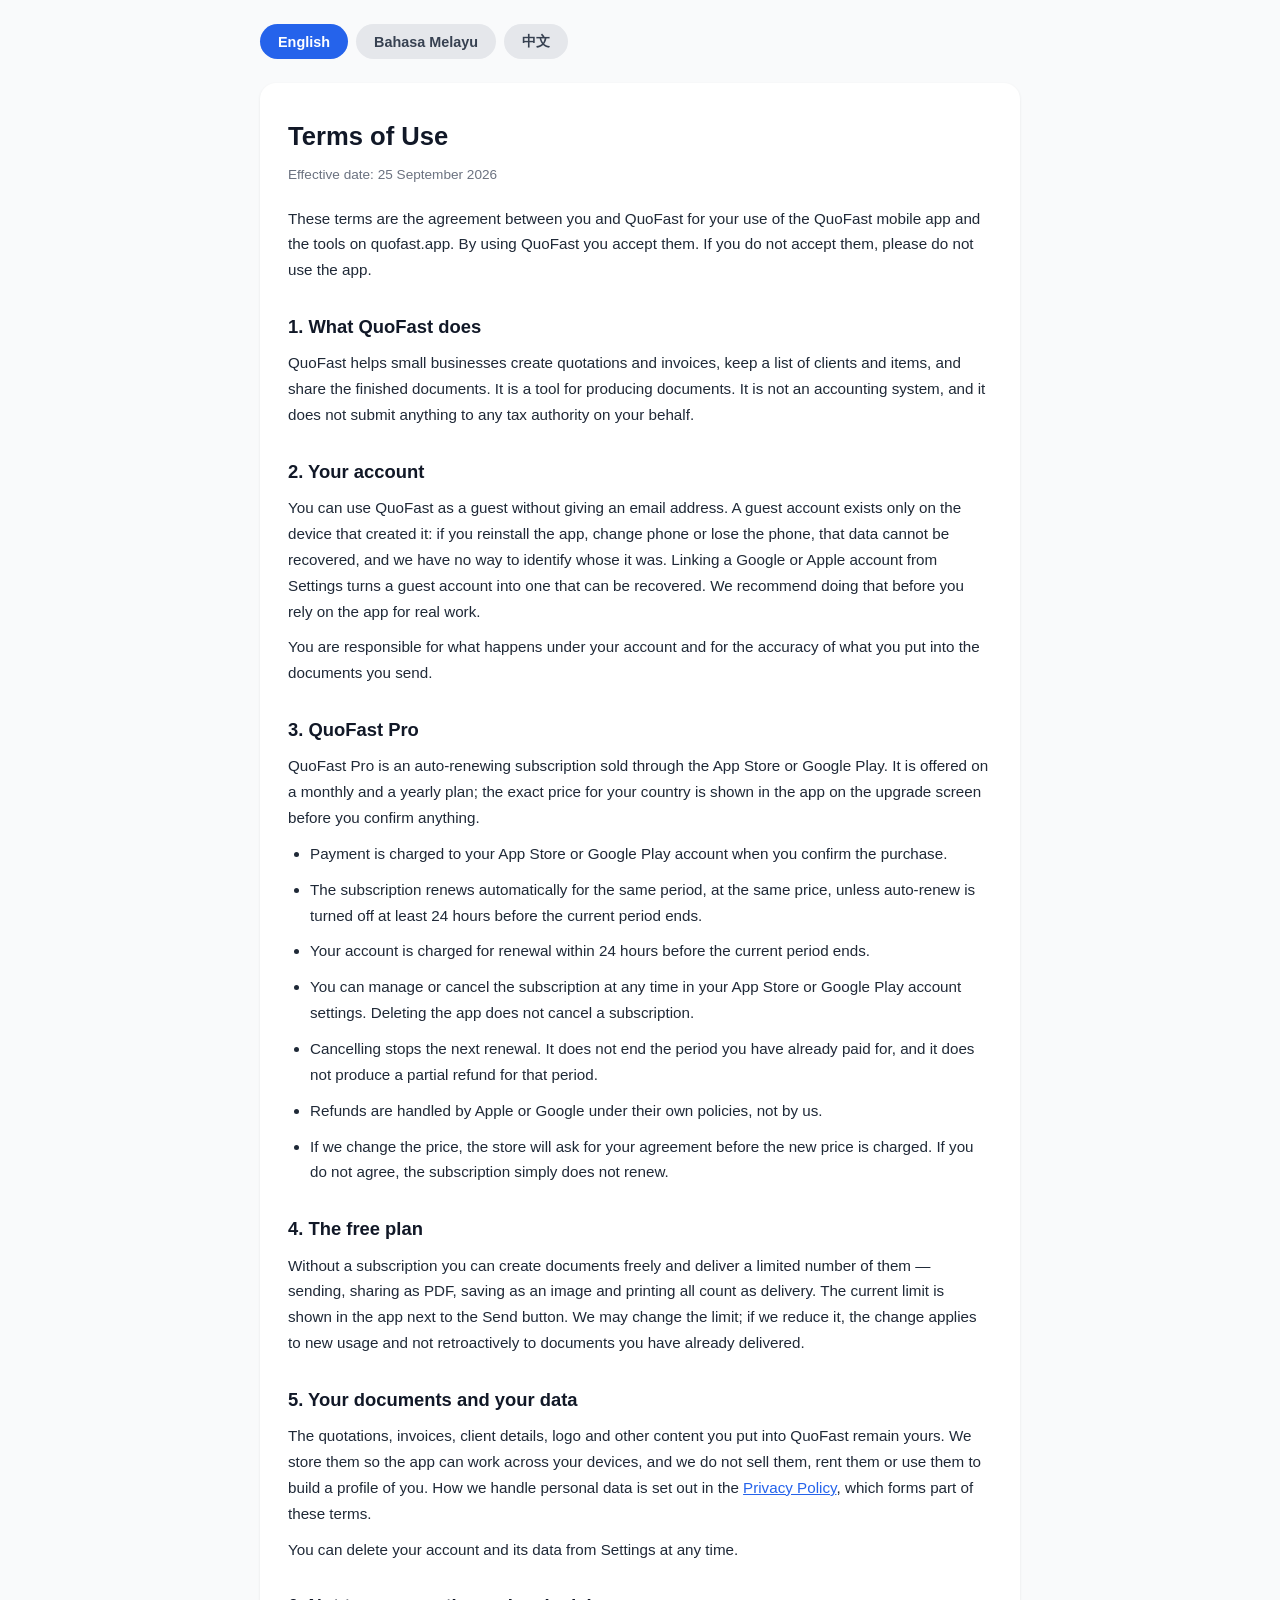
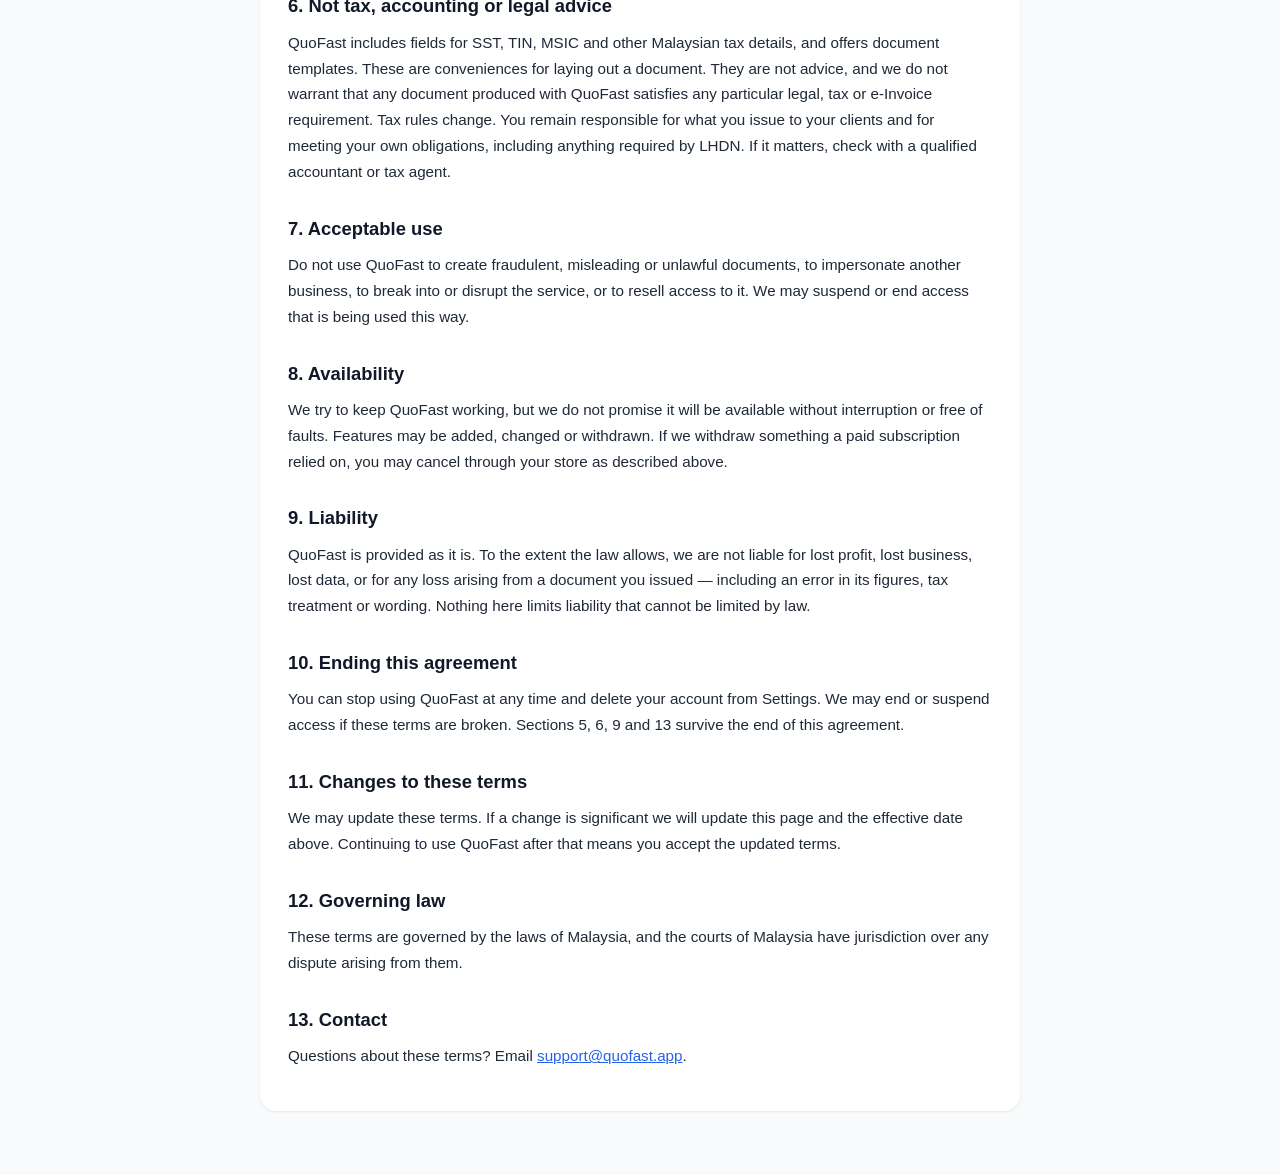
<file: terms.html>
<!DOCTYPE html>
<html lang="en">
<head>
<meta charset="UTF-8">
<meta name="viewport" content="width=device-width, initial-scale=1.0">
<title>QuoFast — Terms of Use</title>
<link rel="canonical" href="https://quofast.app/terms.html">

<style>
  :root { color-scheme: light dark; }
  * { margin: 0; padding: 0; box-sizing: border-box; }
  body {
    font-family: -apple-system, BlinkMacSystemFont, "Segoe UI", Roboto, "Helvetica Neue", Arial, "PingFang SC", "Microsoft YaHei", sans-serif;
    line-height: 1.7;
    color: #1f2937;
    background: #f9fafb;
    padding: 24px 16px 64px;
  }
  @media (prefers-color-scheme: dark) {
    body { color: #e5e7eb; background: #111827; }
    .card { background: #1f2937 !important; }
    h1, h2 { color: #f9fafb !important; }
    .lang-btn { background: #374151 !important; color: #e5e7eb !important; }
    .lang-btn.active { background: #2563eb !important; color: #fff !important; }
    .muted { color: #9ca3af !important; }
    td, th { border-color: #374151 !important; }
  }
  .container { max-width: 760px; margin: 0 auto; }
  .card { background: #fff; border-radius: 16px; padding: 32px 28px; box-shadow: 0 1px 3px rgba(0,0,0,.08); }
  h1 { font-size: 1.6rem; margin-bottom: 4px; color: #111827; }
  h2 { font-size: 1.15rem; margin: 28px 0 8px; color: #111827; }
  p, li { font-size: .95rem; margin-bottom: 10px; }
  ul { padding-left: 22px; margin-bottom: 12px; }
  .muted { color: #6b7280; font-size: .85rem; margin-bottom: 20px; }
  .lang-switch { display: flex; gap: 8px; margin-bottom: 24px; }
  .lang-btn {
    border: none; border-radius: 999px; padding: 8px 18px; font-size: .9rem;
    background: #e5e7eb; color: #374151; cursor: pointer; font-weight: 600;
  }
  .lang-btn.active { background: #2563eb; color: #fff; }
  .lang { display: none; }
  .lang.show { display: block; }
  a { color: #2563eb; word-break: break-all; }
  table { border-collapse: collapse; width: 100%; margin: 8px 0 14px; font-size: .9rem; }
  th, td { border: 1px solid #e5e7eb; padding: 8px 10px; text-align: left; vertical-align: top; }
</style>
</head>
<body>
<div class="container">
  <div class="lang-switch">
    <button class="lang-btn active" data-lang="en" onclick="setLang('en')">English</button>
    <button class="lang-btn" data-lang="ms" onclick="setLang('ms')">Bahasa Melayu</button>
    <button class="lang-btn" data-lang="zh" onclick="setLang('zh')">中文</button>
  </div>

  <div class="card">

    <!-- ================= ENGLISH ================= -->
    <div class="lang show" id="lang-en">
      <h1>Terms of Use</h1>
      <p class="muted">Effective date: 25 September 2026</p>

      <p>These terms are the agreement between you and QuoFast for your use of the QuoFast mobile
        app and the tools on quofast.app. By using QuoFast you accept them. If you do not accept
        them, please do not use the app.</p>

      <h2>1. What QuoFast does</h2>
      <p>QuoFast helps small businesses create quotations and invoices, keep a list of clients and
        items, and share the finished documents. It is a tool for producing documents. It is not an
        accounting system, and it does not submit anything to any tax authority on your behalf.</p>

      <h2>2. Your account</h2>
      <p>You can use QuoFast as a guest without giving an email address. A guest account exists only
        on the device that created it: if you reinstall the app, change phone or lose the phone,
        that data cannot be recovered, and we have no way to identify whose it was. Linking a Google
        or Apple account from Settings turns a guest account into one that can be recovered. We
        recommend doing that before you rely on the app for real work.</p>
      <p>You are responsible for what happens under your account and for the accuracy of what you
        put into the documents you send.</p>

      <h2>3. QuoFast Pro</h2>
      <p>QuoFast Pro is an auto-renewing subscription sold through the App Store or Google Play. It
        is offered on a monthly and a yearly plan; the exact price for your country is shown in the
        app on the upgrade screen before you confirm anything.</p>
      <ul>
        <li>Payment is charged to your App Store or Google Play account when you confirm the
          purchase.</li>
        <li>The subscription renews automatically for the same period, at the same price, unless
          auto-renew is turned off at least 24 hours before the current period ends.</li>
        <li>Your account is charged for renewal within 24 hours before the current period ends.</li>
        <li>You can manage or cancel the subscription at any time in your App Store or Google Play
          account settings. Deleting the app does not cancel a subscription.</li>
        <li>Cancelling stops the next renewal. It does not end the period you have already paid
          for, and it does not produce a partial refund for that period.</li>
        <li>Refunds are handled by Apple or Google under their own policies, not by us.</li>
        <li>If we change the price, the store will ask for your agreement before the new price is
          charged. If you do not agree, the subscription simply does not renew.</li>
      </ul>

      <h2>4. The free plan</h2>
      <p>Without a subscription you can create documents freely and deliver a limited number of
        them &mdash; sending, sharing as PDF, saving as an image and printing all count as
        delivery. The current limit is shown in the app next to the Send button. We may change the
        limit; if we reduce it, the change applies to new usage and not retroactively to documents
        you have already delivered.</p>

      <h2>5. Your documents and your data</h2>
      <p>The quotations, invoices, client details, logo and other content you put into QuoFast
        remain yours. We store them so the app can work across your devices, and we do not sell
        them, rent them or use them to build a profile of you. How we handle personal data is set
        out in the <a href="privacy.html">Privacy Policy</a>, which forms part of these terms.</p>
      <p>You can delete your account and its data from Settings at any time.</p>

      <h2>6. Not tax, accounting or legal advice</h2>
      <p>QuoFast includes fields for SST, TIN, MSIC and other Malaysian tax details, and offers
        document templates. These are conveniences for laying out a document. They are not advice,
        and we do not warrant that any document produced with QuoFast satisfies any particular
        legal, tax or e-Invoice requirement. Tax rules change. You remain responsible for what you
        issue to your clients and for meeting your own obligations, including anything required by
        LHDN. If it matters, check with a qualified accountant or tax agent.</p>

      <h2>7. Acceptable use</h2>
      <p>Do not use QuoFast to create fraudulent, misleading or unlawful documents, to impersonate
        another business, to break into or disrupt the service, or to resell access to it. We may
        suspend or end access that is being used this way.</p>

      <h2>8. Availability</h2>
      <p>We try to keep QuoFast working, but we do not promise it will be available without
        interruption or free of faults. Features may be added, changed or withdrawn. If we withdraw
        something a paid subscription relied on, you may cancel through your store as described
        above.</p>

      <h2>9. Liability</h2>
      <p>QuoFast is provided as it is. To the extent the law allows, we are not liable for lost
        profit, lost business, lost data, or for any loss arising from a document you issued &mdash;
        including an error in its figures, tax treatment or wording. Nothing here limits liability
        that cannot be limited by law.</p>

      <h2>10. Ending this agreement</h2>
      <p>You can stop using QuoFast at any time and delete your account from Settings. We may end
        or suspend access if these terms are broken. Sections 5, 6, 9 and 13 survive the end of
        this agreement.</p>

      <h2>11. Changes to these terms</h2>
      <p>We may update these terms. If a change is significant we will update this page and the
        effective date above. Continuing to use QuoFast after that means you accept the updated
        terms.</p>

      <h2>12. Governing law</h2>
      <p>These terms are governed by the laws of Malaysia, and the courts of Malaysia have
        jurisdiction over any dispute arising from them.</p>

      <h2>13. Contact</h2>
      <p>Questions about these terms? Email <a href="mailto:support@quofast.app">support@quofast.app</a>.</p>
    </div>

    <!-- ================= BAHASA MELAYU ================= -->
    <div class="lang" id="lang-ms">
      <h1>Terma Penggunaan</h1>
      <p class="muted">Tarikh berkuat kuasa: 25 September 2026</p>

      <p>Terma ini ialah perjanjian antara anda dengan QuoFast bagi penggunaan aplikasi mudah alih
        QuoFast dan alat di quofast.app. Dengan menggunakan QuoFast, anda menerima terma ini. Jika
        anda tidak menerimanya, sila jangan guna aplikasi ini.</p>

      <h2>1. Apa yang QuoFast buat</h2>
      <p>QuoFast membantu perniagaan kecil menyediakan sebut harga dan invois, menyimpan senarai
        pelanggan dan item, serta berkongsi dokumen yang siap. Ia alat untuk menghasilkan dokumen.
        Ia bukan sistem perakaunan, dan ia tidak menghantar apa-apa kepada mana-mana pihak berkuasa
        cukai bagi pihak anda.</p>

      <h2>2. Akaun anda</h2>
      <p>Anda boleh guna QuoFast sebagai tetamu tanpa memberi alamat e-mel. Akaun tetamu wujud hanya
        pada peranti yang menciptanya: jika anda pasang semula aplikasi, tukar telefon atau kehilangan
        telefon, data itu tidak boleh dipulihkan, dan kami tiada cara untuk mengenal pasti pemiliknya.
        Memautkan akaun Google atau Apple dari Tetapan menukar akaun tetamu kepada akaun yang boleh
        dipulihkan. Kami syorkan anda berbuat demikian sebelum bergantung pada aplikasi ini untuk
        kerja sebenar.</p>
      <p>Anda bertanggungjawab atas apa yang berlaku di bawah akaun anda dan atas ketepatan maklumat
        yang anda masukkan ke dalam dokumen yang anda hantar.</p>

      <h2>3. QuoFast Pro</h2>
      <p>QuoFast Pro ialah langganan pembaharuan automatik yang dijual melalui App Store atau Google
        Play. Ia ditawarkan dalam pelan bulanan dan tahunan; harga tepat untuk negara anda
        dipaparkan dalam aplikasi pada skrin naik taraf sebelum anda mengesahkan apa-apa.</p>
      <ul>
        <li>Bayaran dikenakan pada akaun App Store atau Google Play anda apabila anda mengesahkan
          pembelian.</li>
        <li>Langganan diperbaharui secara automatik untuk tempoh yang sama, pada harga yang sama,
          melainkan pembaharuan automatik dimatikan sekurang-kurangnya 24 jam sebelum tempoh semasa
          tamat.</li>
        <li>Akaun anda dicaj untuk pembaharuan dalam tempoh 24 jam sebelum tempoh semasa tamat.</li>
        <li>Anda boleh urus atau batalkan langganan bila-bila masa dalam tetapan akaun App Store
          atau Google Play anda. Memadam aplikasi tidak membatalkan langganan.</li>
        <li>Pembatalan menghentikan pembaharuan seterusnya. Ia tidak menamatkan tempoh yang telah
          anda bayar, dan tidak menghasilkan bayaran balik separa bagi tempoh tersebut.</li>
        <li>Bayaran balik dikendalikan oleh Apple atau Google mengikut dasar mereka sendiri, bukan
          oleh kami.</li>
        <li>Jika kami menukar harga, store akan meminta persetujuan anda sebelum harga baharu
          dikenakan. Jika anda tidak bersetuju, langganan itu tidak akan diperbaharui.</li>
      </ul>

      <h2>4. Pelan percuma</h2>
      <p>Tanpa langganan, anda boleh mencipta dokumen dengan bebas dan menghantar sebilangan
        terhad daripadanya &mdash; menghantar, berkongsi sebagai PDF, menyimpan sebagai imej dan
        mencetak semuanya dikira sebagai penghantaran. Had semasa dipaparkan dalam aplikasi di
        sebelah butang Hantar. Kami boleh menukar had itu; jika kami menguranginya, perubahan itu
        terpakai pada penggunaan baharu dan bukan secara ke belakang pada dokumen yang telah anda
        hantar.</p>

      <h2>5. Dokumen dan data anda</h2>
      <p>Sebut harga, invois, butiran pelanggan, logo dan kandungan lain yang anda masukkan ke dalam
        QuoFast kekal milik anda. Kami menyimpannya supaya aplikasi berfungsi merentas peranti anda,
        dan kami tidak menjualnya, menyewakannya atau menggunakannya untuk membina profil tentang
        anda. Cara kami mengendalikan data peribadi dinyatakan dalam
        <a href="privacy.html">Dasar Privasi</a>, yang menjadi sebahagian daripada terma ini.</p>
      <p>Anda boleh memadam akaun anda dan datanya dari Tetapan pada bila-bila masa.</p>

      <h2>6. Bukan nasihat cukai, perakaunan atau undang-undang</h2>
      <p>QuoFast menyediakan ruangan untuk SST, TIN, MSIC dan butiran cukai Malaysia yang lain,
        serta templat dokumen. Semua itu kemudahan untuk menyusun dokumen. Ia bukan nasihat, dan
        kami tidak menjamin bahawa mana-mana dokumen yang dihasilkan dengan QuoFast memenuhi
        sebarang keperluan undang-undang, cukai atau e-Invois tertentu. Peraturan cukai berubah.
        Anda kekal bertanggungjawab atas apa yang anda keluarkan kepada pelanggan anda dan atas
        pematuhan kewajipan anda sendiri, termasuk apa-apa yang dikehendaki oleh LHDN. Jika ia
        penting, sila rujuk akauntan atau ejen cukai bertauliah.</p>

      <h2>7. Penggunaan yang dibenarkan</h2>
      <p>Jangan guna QuoFast untuk mencipta dokumen palsu, mengelirukan atau menyalahi undang-undang,
        untuk menyamar sebagai perniagaan lain, untuk menceroboh atau mengganggu perkhidmatan, atau
        untuk menjual semula akses kepadanya. Kami boleh menggantung atau menamatkan akses yang
        digunakan sedemikian.</p>

      <h2>8. Ketersediaan</h2>
      <p>Kami cuba memastikan QuoFast berfungsi, tetapi kami tidak menjanjikan ia tersedia tanpa
        gangguan atau bebas daripada kerosakan. Ciri boleh ditambah, diubah atau ditarik balik. Jika
        kami menarik balik sesuatu yang bergantung kepadanya langganan berbayar, anda boleh
        membatalkan melalui store anda seperti yang diterangkan di atas.</p>

      <h2>9. Liabiliti</h2>
      <p>QuoFast disediakan sebagaimana adanya. Setakat yang dibenarkan undang-undang, kami tidak
        bertanggungan atas kehilangan keuntungan, kehilangan perniagaan, kehilangan data, atau
        sebarang kerugian yang timbul daripada dokumen yang anda keluarkan &mdash; termasuk
        kesilapan dalam angka, layanan cukai atau perkataannya. Tiada apa-apa di sini yang
        mengehadkan liabiliti yang tidak boleh dihadkan oleh undang-undang.</p>

      <h2>10. Menamatkan perjanjian ini</h2>
      <p>Anda boleh berhenti menggunakan QuoFast pada bila-bila masa dan memadam akaun anda dari
        Tetapan. Kami boleh menamatkan atau menggantung akses jika terma ini dilanggar. Seksyen 5,
        6, 9 dan 13 kekal berkuat kuasa selepas perjanjian ini tamat.</p>

      <h2>11. Perubahan pada terma ini</h2>
      <p>Kami boleh mengemas kini terma ini. Jika perubahan itu ketara, kami akan mengemas kini
        halaman ini dan tarikh berkuat kuasa di atas. Terus menggunakan QuoFast selepas itu bermakna
        anda menerima terma yang dikemas kini.</p>

      <h2>12. Undang-undang yang mentadbir</h2>
      <p>Terma ini ditadbir oleh undang-undang Malaysia, dan mahkamah Malaysia mempunyai bidang
        kuasa ke atas sebarang pertikaian yang timbul daripadanya.</p>

      <h2>13. Hubungi kami</h2>
      <p>Ada soalan tentang terma ini? E-mel <a href="mailto:support@quofast.app">support@quofast.app</a>.</p>
    </div>

    <!-- ================= 中文 ================= -->
    <div class="lang" id="lang-zh">
      <h1>使用条款</h1>
      <p class="muted">生效日期：2026 年 9 月 25 日</p>

      <p>本条款是您与 QuoFast 之间就使用 QuoFast 手机应用及 quofast.app 上的工具所达成的协议。使用
        QuoFast 即表示您接受本条款。若您不接受，请勿使用本应用。</p>

      <h2>1. QuoFast 是什么</h2>
      <p>QuoFast 帮助小生意制作报价单与发票、保存客户与项目清单，并分享完成的文件。它是一个制作文件的
        工具，不是会计系统，也不会代您向任何税务机关提交任何资料。</p>

      <h2>2. 您的账号</h2>
      <p>您可以不提供电邮，以访客身份使用 QuoFast。访客账号只存在于创建它的那一台设备上：若您重装应用、
        更换手机或遗失手机，该资料无法恢复，我们也无从识别它属于谁。在「设置」中关联 Google 或 Apple
        账号，可将访客账号转为可恢复的账号。在把本应用用于正式工作之前，我们建议您先完成这一步。</p>
      <p>您需对自己账号下发生的一切，以及您填入所发送文件中的内容之准确性负责。</p>

      <h2>3. QuoFast Pro</h2>
      <p>QuoFast Pro 是通过 App Store 或 Google Play 销售的自动续订订阅，提供月付与年付两种方案；适用于
        您所在国家的确切价格，会在您确认任何操作之前显示于应用内的升级页面。</p>
      <ul>
        <li>您确认购买时，费用将从您的 App Store 或 Google Play 账户扣取。</li>
        <li>除非在当期结束前至少 24 小时关闭自动续订，否则订阅将按相同周期与相同价格自动续订。</li>
        <li>续订费用将在当期结束前 24 小时内扣取。</li>
        <li>您可随时在 App Store 或 Google Play 的账户设置中管理或取消订阅。删除应用并不会取消订阅。</li>
        <li>取消只会停止下一次续订，不会终止您已付费的当期，也不会就该期产生部分退款。</li>
        <li>退款由 Apple 或 Google 依其自身政策处理，不由我们处理。</li>
        <li>若我们调整价格，商店会在按新价收费前征求您的同意。若您不同意，订阅将不再续订。</li>
      </ul>

      <h2>4. 免费方案</h2>
      <p>未订阅时，您可以自由创建文件，并交付其中有限的数量 &mdash;&mdash; 发送、以 PDF 分享、存为图片
        和打印均计入交付。当前额度会显示在应用内「发送」按钮旁。我们可能调整该额度；若我们调低额度，
        变更适用于之后的使用，不会追溯已交付的文件。</p>

      <h2>5. 您的文件与资料</h2>
      <p>您填入 QuoFast 的报价单、发票、客户资料、标志及其他内容，所有权仍属于您。我们存储这些内容是为了
        让应用能在您的各台设备上运作，我们不会出售、出租，也不会用它们建立关于您的个人画像。我们如何处理
        个人资料，载于<a href="privacy.html">隐私政策</a>，该政策构成本条款的一部分。</p>
      <p>您可随时在「设置」中删除账号及其资料。</p>

      <h2>6. 非税务、会计或法律意见</h2>
      <p>QuoFast 提供 SST、TIN、MSIC 等马来西亚税务栏位以及文件模板。这些只是排版文件的便利功能，并非
        意见，我们亦不保证以 QuoFast 制作的任何文件符合某项特定的法律、税务或电子发票要求。税务规则会
        变动。您仍需对开给客户的内容负责，并自行履行相关义务，包括 LHDN 的任何要求。若事关重大，请咨询
        具资格的会计师或税务代理。</p>

      <h2>7. 可接受的使用</h2>
      <p>请勿使用 QuoFast 制作欺诈、误导或违法的文件，冒充其他商号，入侵或干扰本服务，或转售其访问权限。
        对于以此方式使用的账号，我们可暂停或终止其访问。</p>

      <h2>8. 可用性</h2>
      <p>我们会努力让 QuoFast 保持运作，但不承诺其不中断或无故障。功能可能被新增、更改或撤除。若我们撤除
        了付费订阅所依赖的功能，您可依上述方式通过商店取消订阅。</p>

      <h2>9. 责任</h2>
      <p>QuoFast 按现状提供。在法律允许的范围内，我们不对利润损失、业务损失、资料损失，或因您所开立文件
        而产生的任何损失承担责任 &mdash;&mdash; 包括其金额、税务处理或措辞上的错误。本条款不限制法律
        规定不得限制的责任。</p>

      <h2>10. 终止本协议</h2>
      <p>您可随时停止使用 QuoFast，并在「设置」中删除账号。若本条款被违反，我们可终止或暂停访问。第 5、
        6、9 及 13 条在本协议终止后继续有效。</p>

      <h2>11. 条款的变更</h2>
      <p>我们可能更新本条款。若变更重大，我们会更新本页面及上方的生效日期。在此之后继续使用 QuoFast，
        即表示您接受更新后的条款。</p>

      <h2>12. 适用法律</h2>
      <p>本条款受马来西亚法律管辖，因本条款引起的任何争议由马来西亚法院管辖。</p>

      <h2>13. 联系我们</h2>
      <p>有关本条款的疑问？请发邮件至 <a href="mailto:support@quofast.app">support@quofast.app</a>。</p>
    </div>

  </div>
</div>

<script>
  function setLang(code) {
    document.querySelectorAll('.lang').forEach(function (el) {
      el.classList.toggle('show', el.id === 'lang-' + code);
    });
    document.querySelectorAll('.lang-btn').forEach(function (btn) {
      btn.classList.toggle('active', btn.dataset.lang === code);
    });
    document.documentElement.lang = code === 'zh' ? 'zh-CN' : code;
  }
  (function () {
    // Honour the language chosen on the home page (same ?lang= and storage key as assets/site.js)
    // before falling back to the phone's own language.
    var ok = { en: 1, ms: 1, zh: 1 }, saved = null;
    var asked = new URLSearchParams(location.search).get('lang');
    try { saved = localStorage.getItem('qf-lang'); } catch (e) {}
    if (ok[asked]) return setLang(asked);
    if (ok[saved]) return setLang(saved);
    var nav = (navigator.language || 'en').toLowerCase();
    if (nav.startsWith('ms')) setLang('ms');
    else if (nav.startsWith('zh')) setLang('zh');
  })();
</script>
<!-- Cloudflare Web Analytics. No cookies, nothing stored on the visitor's device, and no
     personal data collected — which is what lets the home page go on saying "No ads, no tracking".
     The token is public by design: it says which site a page view belongs to and grants nothing.
     Added 2026-09-25, because the funnel was dark between "someone opened the page" and "someone
     installed the app", and a post is about to be aimed at exactly that stretch. -->
<script type='module' src='https://static.cloudflareinsights.com/beacon.min.js'
  data-cf-beacon='{"token": "8e151e216c9f42b587acf8e1618d88a7"}'></script>
</body>
</html>
</file>
<file: assets/site.css>
/*
 * QuoFast site styles. Colours and type follow the app itself (src/theme/tokens.ts in the app
 * repo): brand blue, the teal of the logo's bolt, and Sora over Inter.
 *
 * Fonts are served from this site rather than Google Fonts: the page promises no tracking, and a
 * third-party font request hands every visitor's IP address to someone else. Both are latin
 * subsets; Chinese falls through to the system's own CJK face.
 */

@font-face {
  font-family: "Inter";
  src: url("fonts/inter.woff2") format("woff2");
  font-weight: 100 900;
  font-style: normal;
  font-display: swap;
  unicode-range: U+0000-00FF, U+0131, U+0152-0153, U+02BB-02BC, U+02C6, U+02DA, U+02DC, U+0304, U+0308, U+0329, U+2000-206F, U+20AC, U+2122, U+2191, U+2193, U+2212, U+2215, U+FEFF, U+FFFD;
}
@font-face {
  font-family: "Sora";
  src: url("fonts/sora.woff2") format("woff2");
  font-weight: 400 800;
  font-style: normal;
  font-display: swap;
  unicode-range: U+0000-00FF, U+0131, U+0152-0153, U+02BB-02BC, U+02C6, U+02DA, U+02DC, U+0304, U+0308, U+0329, U+2000-206F, U+20AC, U+2122, U+2191, U+2193, U+2212, U+2215, U+FEFF, U+FFFD;
}

:root {
  --ink: #0b1b3f;
  --text: #334155;
  --muted: #5b6b85;
  --blue: #2563eb;
  --blue-600: #0a4ce6;
  --blue-deep: #0838b8;
  --blue-soft: #eaf0fd;
  --teal: #14c6b3;
  --teal-ink: #0a7e73;
  --bg: #f2f6fc;
  --line: #dde5f2;
  --radius: 20px;
  --radius-lg: 28px;
  --shadow-sm: 0 1px 2px rgba(11, 27, 63, .06), 0 2px 8px rgba(11, 27, 63, .05);
  --shadow: 0 1px 2px rgba(11, 27, 63, .06), 0 12px 32px rgba(11, 27, 63, .10);
  --shadow-lg: 0 30px 60px -20px rgba(8, 56, 184, .38), 0 18px 36px -18px rgba(11, 27, 63, .32);
  --font-body: "Inter", -apple-system, BlinkMacSystemFont, "Segoe UI", Roboto, "PingFang SC", "Hiragino Sans GB", "Noto Sans SC", "Microsoft YaHei", sans-serif;
  --font-head: "Sora", var(--font-body);
  color-scheme: light;
}

*, *::before, *::after { box-sizing: border-box; }
html { -webkit-text-size-adjust: 100%; scroll-behavior: smooth; scroll-padding-top: 76px; }
body {
  margin: 0;
  font-family: var(--font-body);
  font-size: 16px;
  line-height: 1.6;
  color: var(--text);
  background: #fff;
  -webkit-font-smoothing: antialiased;
}
/* Set in <head> before paint when the page will switch language, so nobody sees English flash first. */
html.i18n-pending body { opacity: 0; }

img { display: block; max-width: 100%; height: auto; }
a { color: var(--blue); }
h1, h2, h3 { margin: 0; font-family: var(--font-head); color: var(--ink); line-height: 1.15; letter-spacing: -.02em; }
p { margin: 0; text-wrap: pretty; }
/* Balanced headings: no single word left stranded on the last line. */
h1, h2, h3, .section-head .sub, .fine, .plans-note { text-wrap: balance; }
:lang(zh-Hans) h1, :lang(zh-Hans) h2, :lang(zh-Hans) h3 {
  letter-spacing: 0; line-height: 1.3;
  /* Chinese has no spaces, so balancing alone splits words like 报价|单. Only break at punctuation. */
  word-break: keep-all;
}
:focus-visible { outline: 3px solid #8fb0f7; outline-offset: 3px; border-radius: 10px; }

.container { width: 100%; max-width: 1140px; margin-inline: auto; padding-inline: 20px; }
.icon { width: 20px; height: 20px; flex: none; }
.skip {
  position: absolute; left: 16px; top: -60px; z-index: 50;
  background: var(--ink); color: #fff; padding: 10px 16px; border-radius: 10px; text-decoration: none;
}
.skip:focus { top: 12px; }

/* Buttons */
.btn {
  display: inline-flex; align-items: center; justify-content: center; gap: 8px;
  min-height: 44px; padding: 0 20px; border: 0; border-radius: 999px;
  font: inherit; font-size: 15px; font-weight: 600; text-decoration: none; cursor: pointer;
  transition: background-color .2s ease, box-shadow .2s ease, color .2s ease;
}
.btn-primary { background: var(--blue); color: #fff; box-shadow: 0 8px 18px -8px rgba(37, 99, 235, .7); }
.btn-primary:hover { background: var(--blue-deep); }
.btn-soft { background: var(--blue-soft); color: var(--blue-deep); }
.btn-soft:hover { background: #dbe5fb; }

/* Navigation */
.nav {
  position: sticky; top: 0; z-index: 30;
  background: rgba(255, 255, 255, .86);
  -webkit-backdrop-filter: saturate(180%) blur(14px);
  backdrop-filter: saturate(180%) blur(14px);
  border-bottom: 1px solid transparent;
  transition: border-color .2s ease;
}
.nav.scrolled { border-bottom-color: var(--line); }
.nav-inner { display: flex; align-items: center; gap: 16px; height: 64px; }
.brand {
  display: inline-flex; align-items: center; gap: 10px; flex: none;
  color: var(--ink); text-decoration: none;
  font-family: var(--font-head); font-weight: 700; font-size: 20px; letter-spacing: -.02em;
}
.brand-mark { width: 28px; height: 29px; color: var(--blue); }
.nav-links { display: none; gap: 28px; margin-left: 20px; }
.nav-links a { color: var(--muted); font-size: 15px; font-weight: 500; text-decoration: none; transition: color .2s ease; }
.nav-links a:hover { color: var(--ink); }
.nav-actions { display: flex; align-items: center; gap: 10px; margin-left: auto; }
.nav-actions .btn { display: none; }
.lang { display: inline-flex; padding: 2px; border-radius: 999px; background: var(--bg); }
.lang button {
  min-width: 44px; height: 40px; padding: 0 10px; border: 0; border-radius: 999px;
  background: transparent; color: var(--muted);
  font: inherit; font-size: 13px; font-weight: 600; cursor: pointer;
  transition: background-color .2s ease, color .2s ease, box-shadow .2s ease;
}
.lang button:hover { color: var(--ink); }
.lang button[aria-pressed="true"] { background: #fff; color: var(--ink); box-shadow: var(--shadow-sm); }
@media (min-width: 520px) { .nav-actions .btn { display: inline-flex; } }
@media (min-width: 940px) { .nav-links { display: flex; } }

/* Hero */
.hero {
  position: relative; overflow: hidden;
  padding: 36px 0 56px;
  background:
    radial-gradient(900px 520px at 88% 8%, rgba(37, 99, 235, .15), transparent 62%),
    radial-gradient(620px 420px at 6% 96%, rgba(20, 198, 179, .13), transparent 62%),
    linear-gradient(180deg, #f5f8fe 0%, #fff 100%);
}
.hero-grid { display: grid; gap: 44px; align-items: center; }
.eyebrow {
  display: inline-flex; align-items: center; gap: 9px;
  padding: 6px 13px 6px 11px; border: 1px solid var(--line); border-radius: 999px;
  background: #fff; box-shadow: var(--shadow-sm);
  color: var(--blue-deep); font-size: 13px; font-weight: 600;
}
.eyebrow .dot { width: 8px; height: 8px; border-radius: 50%; background: var(--teal); box-shadow: 0 0 0 4px rgba(20, 198, 179, .2); }
.hero h1 { margin-top: 18px; font-size: clamp(34px, 5.6vw, 54px); font-weight: 700; }
.hero .lede { margin-top: 18px; max-width: 34em; font-size: clamp(17px, 2vw, 19px); }
.stores { display: flex; flex-wrap: wrap; align-items: center; gap: 12px; margin-top: 28px; }
.stores.android-first .store[data-store="android"] { order: -1; }
.store { display: inline-flex; border-radius: 10px; transition: box-shadow .2s ease; }
.store:hover { box-shadow: 0 10px 22px -10px rgba(11, 27, 63, .55); }
.store img { width: auto; height: 48px; }
.fine { margin-top: 14px; color: var(--muted); font-size: 14px; }
.trust { display: flex; flex-wrap: wrap; gap: 10px 20px; margin: 26px 0 0; padding: 0; list-style: none; }
.trust li { display: inline-flex; align-items: center; gap: 8px; color: var(--ink); font-size: 14px; font-weight: 500; }
.trust .icon { width: 18px; height: 18px; color: var(--blue); }

.hero-visual { position: relative; display: flex; justify-content: center; padding-bottom: 8px; }
.phone {
  position: relative; margin: 0; padding: 8px;
  border-radius: 38px; background: var(--ink); box-shadow: var(--shadow-lg);
}
.phone img { width: 100%; border-radius: 31px; }
.phone-front { z-index: 2; width: min(236px, 58vw); transform: translateX(22%); }
.phone-back {
  position: absolute; z-index: 1; left: 50%; top: 34px;
  width: min(200px, 48vw); opacity: .96;
  transform: translateX(-96%) rotate(-7deg);
}
.float-chip {
  position: absolute; z-index: 3; left: 0; bottom: 12%;
  display: flex; align-items: center; gap: 10px;
  padding: 10px 16px 10px 10px; border-radius: 16px;
  background: #fff; box-shadow: var(--shadow);
  font-size: 13px; line-height: 1.35;
}
.float-chip .tick {
  display: grid; place-items: center; width: 34px; height: 34px; border-radius: 50%;
  background: rgba(20, 198, 179, .16); color: var(--teal-ink);
}
.float-chip .tick .icon { width: 18px; height: 18px; }
.float-chip strong { display: block; color: var(--ink); font-size: 14px; }
.float-chip span { color: var(--muted); }

@media (min-width: 960px) {
  .hero { padding: 72px 0 100px; }
  .hero-grid { grid-template-columns: 1.08fr .92fr; gap: 48px; }
  .phone-front { width: 272px; transform: translateX(24%); }
  .phone-back { width: 236px; top: 44px; }
  .float-chip { left: 2%; bottom: 16%; }
}

/* Sections */
.section { padding: 72px 0; }
.section-tint { background: var(--bg); }
.section-head { max-width: 660px; margin: 0 auto 40px; text-align: center; }
.kicker { color: var(--blue); font-size: 13px; font-weight: 700; letter-spacing: .08em; text-transform: uppercase; }
:lang(zh-Hans) .kicker { letter-spacing: .14em; }
.section-head h2 { margin-top: 10px; font-size: clamp(28px, 4vw, 40px); }
.section-head .sub { margin-top: 12px; color: var(--muted); font-size: 17px; }
@media (min-width: 960px) { .section { padding: 104px 0; } .section-head { margin-bottom: 56px; } }

/* Steps */
.steps { display: grid; gap: 16px; margin: 0; padding: 0; list-style: none; }
.step { padding: 26px 24px 28px; border: 1px solid var(--line); border-radius: var(--radius); background: #fff; }
.step-top { display: flex; align-items: center; justify-content: space-between; margin-bottom: 20px; }
.step-icon { display: grid; place-items: center; width: 48px; height: 48px; border-radius: 14px; background: var(--blue-soft); color: var(--blue); }
.step-icon .icon { width: 24px; height: 24px; }
.step-num { color: #d9e3f5; font-family: var(--font-head); font-size: 42px; font-weight: 700; line-height: 1; }
.step h3 { font-size: 19px; }
.step p { margin-top: 8px; color: var(--muted); font-size: 15px; }
@media (min-width: 800px) { .steps { grid-template-columns: repeat(3, 1fr); gap: 20px; } }

/* Features */
.features { display: grid; gap: 20px; }
.feature {
  display: flex; flex-direction: column; overflow: hidden;
  border: 1px solid var(--line); border-radius: var(--radius-lg);
  background: #fff; box-shadow: var(--shadow-sm);
}
.feature-copy { padding: 28px 28px 0; }
.feature-icon {
  display: grid; place-items: center; width: 44px; height: 44px; margin-bottom: 16px;
  border-radius: 12px; background: linear-gradient(135deg, var(--blue), var(--blue-deep)); color: #fff;
}
.feature h3 { font-size: 21px; }
.feature p { margin-top: 8px; color: var(--muted); font-size: 15px; }
.feature-shot {
  position: relative; flex: 1 0 auto; height: 270px; margin-top: 26px; padding: 0 28px; overflow: hidden;
  background: linear-gradient(180deg, #fff 0%, var(--blue-soft) 100%);
}
.feature-shot img {
  width: 100%; max-width: 340px; margin: 0 auto;
  border: 1px solid var(--line); border-bottom: 0; border-radius: 22px 22px 0 0;
  box-shadow: 0 16px 36px -14px rgba(11, 27, 63, .3);
}
/* Fade the cropped screenshot into the card instead of cutting it off with a hard edge. */
.feature-shot::after {
  content: ""; position: absolute; inset: auto 0 0 0; height: 64px;
  background: linear-gradient(180deg, rgba(234, 240, 253, 0), var(--blue-soft));
}
@media (min-width: 800px) { .features { grid-template-columns: repeat(2, 1fr); gap: 24px; } }
@media (min-width: 960px) { .feature-shot { height: 310px; } }

/* Pricing */
.plans { display: grid; gap: 20px; max-width: 1020px; margin: 0 auto; }
.plan {
  position: relative; display: flex; flex-direction: column;
  padding: 28px; border: 1px solid var(--line); border-radius: var(--radius-lg); background: #fff;
}
.plan-best { border: 2px solid var(--blue); box-shadow: 0 28px 56px -28px rgba(37, 99, 235, .5); }
.plan-badge {
  position: absolute; top: -13px; left: 26px;
  padding: 4px 12px; border-radius: 999px; background: var(--blue); color: #fff;
  font-size: 12px; font-weight: 700; letter-spacing: .02em;
}
.plan-name { color: var(--muted); font-size: 15px; font-weight: 600; }
.plan-price { display: flex; flex-wrap: wrap; align-items: baseline; gap: 6px; margin-top: 10px; }
.plan-price .amount { color: var(--ink); font-family: var(--font-head); font-size: 40px; font-weight: 700; letter-spacing: -.02em; line-height: 1.1; }
.plan-price .per { color: var(--muted); font-size: 15px; }
.plan-caption { min-height: 22px; margin-top: 6px; color: var(--muted); font-size: 14px; }
.plan-caption.save { color: var(--teal-ink); font-weight: 600; }
.plan ul { display: grid; flex: 1; align-content: start; gap: 12px; margin: 22px 0 26px; padding: 22px 0 0; border-top: 1px solid var(--line); list-style: none; }
.plan li { display: flex; gap: 10px; font-size: 15px; }
.plan li .icon { width: 18px; height: 18px; margin-top: 3px; color: var(--teal-ink); }
.plan .btn { width: 100%; }
.plans-note { margin-top: 22px; color: var(--muted); font-size: 14px; text-align: center; }
@media (min-width: 880px) { .plans { grid-template-columns: repeat(2, 1fr); } }

/* FAQ */
.faq { display: grid; gap: 12px; max-width: 760px; margin: 0 auto; }
.faq details { padding: 0 22px; border: 1px solid var(--line); border-radius: 16px; background: #fff; transition: box-shadow .2s ease; }
.faq details[open] { box-shadow: var(--shadow-sm); }
.faq summary {
  display: flex; align-items: center; justify-content: space-between; gap: 16px;
  min-height: 60px; padding: 16px 0; list-style: none; cursor: pointer;
  color: var(--ink); font-size: 16px; font-weight: 600;
}
.faq summary::-webkit-details-marker { display: none; }
.faq summary .icon { color: var(--muted); transition: transform .2s ease; }
.faq details[open] summary .icon { transform: rotate(180deg); }
.faq details p { padding-bottom: 20px; color: var(--muted); font-size: 15px; }
.faq-more { margin-top: 26px; color: var(--muted); font-size: 15px; text-align: center; }
.faq-more a { font-weight: 600; }

/* Closing call to action */
.cta {
  position: relative; overflow: hidden; color: #fff;
  background: linear-gradient(135deg, var(--blue-deep) 0%, var(--blue-600) 55%, #1e8ff0 100%);
}
.cta::before {
  content: ""; position: absolute; top: -240px; right: -180px; width: 560px; height: 560px; border-radius: 50%;
  background: radial-gradient(circle, rgba(20, 198, 179, .38), transparent 65%);
}
.cta-inner { position: relative; padding-block: 80px; text-align: center; }
.cta-mark { width: 54px; height: 56px; margin: 0 auto 22px; color: #fff; }
.cta h2 { max-width: 15em; margin: 0 auto; color: #fff; font-size: clamp(28px, 4.4vw, 44px); }
.cta p { margin-top: 12px; color: rgba(255, 255, 255, .88); font-size: 17px; }
.cta .stores { justify-content: center; }

/* Footer */
.footer { border-top: 1px solid var(--line); background: #fff; }
.footer-inner { display: flex; flex-wrap: wrap; align-items: center; justify-content: space-between; gap: 16px 28px; padding-block: 28px; }
.footer .brand { font-size: 17px; }
.footer .brand-mark { width: 22px; height: 23px; }
.footer-links { display: flex; flex-wrap: wrap; gap: 8px 22px; }
.footer-links a { color: var(--muted); font-size: 14px; text-decoration: none; transition: color .2s ease; }
.footer-links a:hover { color: var(--blue); }
.footer small { color: var(--muted); font-size: 13px; }

@media (prefers-reduced-motion: reduce) {
  html { scroll-behavior: auto; }
  *, *::before, *::after { transition: none !important; }
}

/* Free browser tools (quotation-generator.html, invoice-generator.html), surfaced for visitors
   who land on the home page first. The tools themselves are styled by generator.css. */
.tools-grid { display: grid; gap: 16px; grid-template-columns: repeat(auto-fit, minmax(260px, 1fr)); }
.tool-card {
  display: block; padding: 24px 26px; border-radius: var(--radius);
  background: #fff; border: 1px solid var(--line); box-shadow: var(--shadow-sm);
  text-decoration: none;
  transition: border-color .2s ease, box-shadow .2s ease;
}
.tool-card:hover { border-color: var(--blue); box-shadow: var(--shadow); }
.tool-card h3 { font-size: 19px; }
.tool-card p { margin-top: 7px; color: var(--muted); font-size: 15px; }
.tool-card .go { display: inline-block; margin-top: 13px; color: var(--blue); font-size: 15px; font-weight: 600; }
.tool-card .go::after { content: " \2192"; }
</file>
<file: assets/generator.css>
/*
 * Styles for the four free document generators: quotation and invoice, in English (quotation-
 * generator.html, invoice-generator.html) and Bahasa Melayu (contoh-sebut-harga.html,
 * contoh-invois.html).
 *
 * Loaded AFTER site.css, which supplies the fonts, the colour tokens and the shared .container /
 * .nav / .brand / .btn / .footer rules. Nothing here redefines a token; everything below is either
 * the two-column editor or the A4 sheet itself.
 *
 * The sheet is drawn at its true A4 pixel size (794 x 1123 at 96dpi) and shrunk to fit with a
 * transform, so what is on screen is exactly what prints. generator.js sets --sheet-scale.
 */

/* ---------------------------------------------------------------- page chrome */

.gen-hero {
  padding: 34px 0 30px;
  background:
    radial-gradient(760px 420px at 84% 0%, rgba(37, 99, 235, .13), transparent 60%),
    linear-gradient(180deg, #fff, var(--bg));
  border-bottom: 1px solid var(--line);
}
.gen-hero .container { max-width: 900px; text-align: center; }
.gen-hero .crumb {
  display: inline-flex; align-items: center; gap: 6px;
  color: var(--muted); font-size: 14px; font-weight: 500; text-decoration: none;
}
.gen-hero .crumb:hover { color: var(--blue); }
.gen-hero h1 { margin: 14px 0 0; font-size: clamp(28px, 5vw, 42px); }
.gen-hero .sub { margin: 12px auto 0; max-width: 620px; color: var(--muted); font-size: 17px; }
/* Two URLs, one tool. The pages stay separate so each can rank for its own search, but the
   visitor sees a single switch and their details follow them across. */
.doc-switch {
  display: inline-flex; margin-top: 20px; padding: 4px;
  background: #fff; border: 1px solid var(--line); border-radius: 999px; box-shadow: var(--shadow-sm);
}
.doc-switch a {
  display: inline-flex; align-items: center; min-height: 40px; padding: 0 22px;
  border-radius: 999px; color: var(--muted);
  font-size: 15px; font-weight: 600; text-decoration: none;
  transition: background-color .2s ease, color .2s ease;
}
.doc-switch a:hover { color: var(--ink); }
.doc-switch a[aria-current="page"] { background: var(--blue); color: #fff; }

/* EN / BM, in the header. Same shape as the home page's language control, but links rather than
   buttons: each language is its own page so that each can be found in its own language. */
.lang-switch { display: inline-flex; padding: 2px; border-radius: 999px; background: var(--bg); }
.lang-switch a {
  display: inline-flex; align-items: center; justify-content: center;
  min-width: 44px; height: 40px; padding: 0 10px; border-radius: 999px;
  color: var(--muted); font-size: 13px; font-weight: 600; text-decoration: none;
  transition: background-color .2s ease, color .2s ease, box-shadow .2s ease;
}
.lang-switch a:hover { color: var(--ink); }
.lang-switch a[aria-current="true"] { background: #fff; color: var(--ink); box-shadow: var(--shadow-sm); }

.gen-hero .points {
  display: flex; flex-wrap: wrap; justify-content: center; gap: 8px 10px;
  margin: 20px 0 0; padding: 0; list-style: none;
}
.gen-hero .points li {
  display: inline-flex; align-items: center; gap: 6px;
  padding: 6px 13px; border-radius: 999px;
  background: #fff; border: 1px solid var(--line); box-shadow: var(--shadow-sm);
  color: var(--ink); font-size: 13.5px; font-weight: 600;
}
.gen-hero .points .icon { width: 15px; height: 15px; color: var(--teal-ink); }

/* ---------------------------------------------------------------- layout */

.gen-main { padding: 28px 0 8px; }
.gen-grid {
  display: grid; grid-template-columns: minmax(0, 1fr); gap: 26px;
  align-items: start;
}
/* The sheet is drawn at a fixed 794px and shrunk with a transform. Without these, a grid item's
   default min-width:auto sizes the track to that 794px and the whole page scrolls sideways. */
.gen-grid > * { min-width: 0; }
@media (min-width: 1000px) {
  .gen-grid { grid-template-columns: 372px minmax(0, 1fr); gap: 30px; }
  .editor { position: sticky; top: 84px; max-height: calc(100vh - 104px); overflow-y: auto; }
}

/* ---------------------------------------------------------------- the form */

.editor {
  background: #fff; border: 1px solid var(--line); border-radius: var(--radius);
  box-shadow: var(--shadow-sm); padding: 20px;
  /* Room for the sticky action bar that sits at the bottom of the scrolling panel. */
  scrollbar-width: thin;
}
.editor h2 {
  margin: 22px 0 10px; font-family: var(--font-body);
  font-size: 12px; font-weight: 700; letter-spacing: .09em; text-transform: uppercase;
  color: var(--muted);
}
.editor h2:first-child { margin-top: 0; }

.field { margin-bottom: 11px; }
.field > label,
.sub-label {
  display: block; margin-bottom: 4px;
  color: var(--muted); font-size: 12.5px; font-weight: 600;
}
.field .opt { font-weight: 500; opacity: .75; }

.editor input,
.editor textarea,
.editor select {
  width: 100%; min-height: 42px; padding: 9px 11px;
  font: inherit; font-size: 14.5px; color: var(--ink);
  background: #fff; border: 1px solid var(--line); border-radius: 11px;
  transition: border-color .15s ease, box-shadow .15s ease;
}
.editor input::placeholder, .editor textarea::placeholder { color: #9aa8bf; }
.editor input:focus, .editor textarea:focus, .editor select:focus {
  outline: none; border-color: var(--blue);
  box-shadow: 0 0 0 3px rgba(37, 99, 235, .16);
}
.editor textarea { min-height: 62px; line-height: 1.5; resize: vertical; }
.row-2 { display: grid; grid-template-columns: 1fr 1fr; gap: 10px; }

/* Line items */
.line {
  position: relative; margin-bottom: 10px; padding: 13px 13px 9px;
  background: var(--bg); border: 1px solid var(--line); border-radius: 14px;
}
.line .line-grid { display: grid; grid-template-columns: 1fr 1fr 1fr; gap: 8px; }
.line .line-grid input, .line .line-grid select { min-height: 40px; font-size: 14px; }
.line .kill {
  position: absolute; top: 9px; right: 9px;
  width: 30px; height: 30px; display: inline-flex; align-items: center; justify-content: center;
  padding: 0; border: 0; border-radius: 9px;
  background: transparent; color: #93a1b8; cursor: pointer;
  transition: background-color .15s ease, color .15s ease;
}
.line .kill:hover { background: #fde8e8; color: #c62828; }
.line .kill .icon { width: 16px; height: 16px; }
.line .desc { padding-right: 34px; }

.btn-add {
  width: 100%; min-height: 44px; margin-top: 2px;
  display: inline-flex; align-items: center; justify-content: center; gap: 7px;
  background: #fff; color: var(--blue-deep);
  border: 1px dashed #b9c9ea; border-radius: 12px;
  font: inherit; font-size: 14.5px; font-weight: 600; cursor: pointer;
  transition: background-color .15s ease, border-color .15s ease;
}
.btn-add:hover { background: var(--blue-soft); border-color: var(--blue); }
.btn-add .icon { width: 17px; height: 17px; }

/* Checkbox row */
.check {
  display: flex; align-items: flex-start; gap: 10px;
  padding: 11px 13px; margin-bottom: 11px;
  background: var(--bg); border: 1px solid var(--line); border-radius: 12px;
}
.check input[type="checkbox"] {
  width: 19px; height: 19px; min-height: 0; flex: none; margin-top: 1px;
  accent-color: var(--blue); cursor: pointer;
}
.check label { margin: 0; color: var(--ink); font-size: 14px; font-weight: 600; cursor: pointer; }
.check .why { display: block; margin-top: 2px; color: var(--muted); font-size: 12.5px; font-weight: 500; }

/* Action bar */
.editor-actions {
  position: sticky; bottom: -20px; z-index: 2;
  margin: 18px -20px -20px; padding: 14px 20px 18px;
  background: linear-gradient(180deg, rgba(255, 255, 255, .55), #fff 42%);
  border-top: 1px solid var(--line);
  border-radius: 0 0 var(--radius) var(--radius);
}
.editor-actions .btn { width: 100%; }
.editor-actions .hint { margin-top: 9px; color: var(--muted); font-size: 12.5px; text-align: center; }
.editor-actions .reset {
  display: block; margin: 8px auto 0; padding: 4px;
  background: none; border: 0; color: var(--muted);
  font: inherit; font-size: 12.5px; text-decoration: underline; cursor: pointer;
}
.editor-actions .reset:hover { color: var(--ink); }

/* ---------------------------------------------------------------- the A4 sheet */

.stage-head {
  display: flex; align-items: center; justify-content: space-between; gap: 12px;
  margin-bottom: 10px;
}
.stage-head .label {
  color: var(--muted); font-size: 12px; font-weight: 700; letter-spacing: .09em; text-transform: uppercase;
}
.stage-head .swap { color: var(--blue); font-size: 13.5px; font-weight: 600; text-decoration: none; }
.stage-head .swap:hover { text-decoration: underline; }

.sheet-stage { --sheet-scale: 1; overflow: hidden; }
.sheet {
  width: 794px; min-height: 1123px; padding: 46px 48px;
  background: #fff; border-radius: 6px;
  box-shadow: 0 1px 2px rgba(11, 27, 63, .08), 0 18px 44px -16px rgba(11, 27, 63, .26);
  transform: scale(var(--sheet-scale)); transform-origin: top left;
  font-size: 11pt; line-height: 1.55; color: #1c2b4a;
}

.sheet-top { display: flex; justify-content: space-between; align-items: flex-start; gap: 22px; }
.sheet-co { font-family: var(--font-head); font-size: 15.5pt; font-weight: 700; color: var(--ink); }
.sheet-kind {
  font-family: var(--font-head); font-size: 25pt; font-weight: 800; letter-spacing: -.02em;
  color: var(--blue-deep); white-space: nowrap;
}
.sheet-line { max-width: 62ch; font-size: 9.5pt; color: #5b6b85; }
.rule { height: 3px; margin: 15px 0 22px; border-radius: 2px; background: linear-gradient(90deg, var(--blue-deep), var(--blue)); }

.sheet-parties { display: flex; justify-content: space-between; gap: 26px; margin-bottom: 22px; }
.party-tag {
  margin-bottom: 4px; color: var(--blue-deep);
  font-size: 8.5pt; font-weight: 700; letter-spacing: .07em; text-transform: uppercase;
}
.party-name { margin-bottom: 2px; font-size: 11.5pt; font-weight: 700; color: var(--ink); }
.sheet-meta { flex: none; text-align: right; white-space: nowrap; }
.sheet-meta dt {
  color: #5b6b85; font-size: 8.5pt; font-weight: 600; letter-spacing: .06em; text-transform: uppercase;
}
.sheet-meta dd { margin: 0 0 8px; font-size: 10.5pt; font-weight: 700; color: var(--ink); }
.sheet-meta dd:last-child { margin-bottom: 0; }

.sheet table { width: 100%; border-collapse: collapse; }
.sheet th {
  padding: 10px 11px; text-align: left;
  background: linear-gradient(90deg, var(--blue-deep), var(--blue)); color: #fff;
  font-size: 8.5pt; font-weight: 700; letter-spacing: .06em; text-transform: uppercase;
  -webkit-print-color-adjust: exact; print-color-adjust: exact;
}
.sheet th:first-child { border-radius: 4px 0 0 4px; }
.sheet th:last-child { border-radius: 0 4px 4px 0; }
.sheet td { padding: 10px 11px; font-size: 10pt; border-bottom: 1px solid var(--line); vertical-align: top; }
.sheet .num { text-align: right; }
.sheet .desc-cell { font-weight: 600; color: var(--ink); word-break: break-word; }

.sheet-sums { width: 300px; margin: 16px 0 0 auto; }
.sum-row { display: flex; justify-content: space-between; gap: 16px; padding: 5px 13px; font-size: 10pt; }
.sum-band {
  display: flex; justify-content: space-between; align-items: center; gap: 14px;
  margin-top: 7px; padding: 12px 14px; border-radius: 5px;
  background: linear-gradient(90deg, var(--blue-deep), var(--blue)); color: #fff;
  font-size: 12pt; font-weight: 800; line-height: 1.2;
  -webkit-print-color-adjust: exact; print-color-adjust: exact;
}
/* Malay labels run longer than English ones ("BAKI PERLU DIBAYAR"). Let the label wrap if it must,
   but never the amount — a total split across two lines is unreadable. */
.sum-band span:last-child { white-space: nowrap; }

.sheet-foot { margin-top: 30px; display: flex; gap: 30px; align-items: flex-start; }
.foot-left { flex: 1; min-width: 0; }
.sheet-foot h4 { margin: 0 0 5px; font-family: var(--font-body); font-size: 10pt; font-weight: 700; color: var(--ink); }
.sheet-foot p { font-size: 9.5pt; color: #5b6b85; white-space: pre-line; }
.pay-box {
  flex: none; width: 260px; padding: 13px 15px;
  background: var(--bg); border: 1px solid var(--line); border-radius: 6px;
  -webkit-print-color-adjust: exact; print-color-adjust: exact;
}
.pay-box dl { margin: 0; font-size: 9.5pt; }
.pay-box dt { color: #5b6b85; }
.pay-box dd { margin: 0 0 6px; font-weight: 700; color: var(--ink); }
.pay-box dd:last-child { margin-bottom: 0; }
/* Sits in the left column beside the payment box, not underneath it — a tall payment box used to
   push this one line onto a second sheet of paper. */
.sheet-thanks {
  margin-top: 26px;
  font-size: 9.5pt; font-weight: 700; letter-spacing: .04em; color: var(--blue-deep);
}

/* ---------------------------------------------------------------- copy below the tool */

.gen-cta {
  margin: 44px auto 0; max-width: 780px;
  display: flex; flex-wrap: wrap; align-items: center; gap: 18px 24px;
  padding: 26px 28px; border-radius: var(--radius-lg);
  background: linear-gradient(135deg, var(--blue-deep), var(--blue)); color: #fff;
  box-shadow: var(--shadow-lg);
}
.gen-cta .cta-mark { width: 44px; height: 45px; flex: none; color: #fff; opacity: .92; }
.gen-cta .cta-text { flex: 1 1 260px; }
.gen-cta h2 { margin: 0 0 6px; color: #fff; font-size: 21px; }
.gen-cta p { color: rgba(255, 255, 255, .86); font-size: 15px; }
.gen-cta .btn { flex: none; background: #fff; color: var(--blue-deep); box-shadow: none; }
.gen-cta .btn:hover { background: #eef3ff; }

.gen-seo { padding: 20px 0 72px; }
.gen-seo .container { max-width: 760px; }
.gen-seo h2 { margin: 40px 0 12px; font-size: clamp(22px, 3vw, 28px); }
.gen-seo h3 { margin: 28px 0 8px; font-size: 18px; }
.gen-seo p { margin-bottom: 12px; color: var(--text); }
.gen-seo ul { margin: 10px 0 14px; padding-left: 22px; color: var(--text); }
.gen-seo li { margin-bottom: 6px; }
.gen-seo .tools {
  display: grid; gap: 12px; margin-top: 18px;
  grid-template-columns: repeat(auto-fit, minmax(230px, 1fr));
}
.gen-seo .tools a {
  display: block; padding: 16px 18px; border-radius: 16px;
  background: #fff; border: 1px solid var(--line); box-shadow: var(--shadow-sm);
  text-decoration: none; transition: border-color .15s ease, box-shadow .15s ease;
}
.gen-seo .tools a:hover { border-color: var(--blue); box-shadow: var(--shadow); }
.gen-seo .tools strong { display: block; color: var(--ink); font-family: var(--font-head); font-size: 16px; }
.gen-seo .tools span { color: var(--muted); font-size: 14px; }

/* ---------------------------------------------------------------- print: the sheet alone */

@page { size: A4; margin: 0; }

@media print {
  html, body { background: #fff; }
  .nav, .footer, .gen-hero, .gen-seo, .gen-cta, .editor, .stage-head, .skip, .noprint {
    display: none !important;
  }
  .gen-main { padding: 0; }
  .gen-main .container { max-width: none; padding: 0; }
  .gen-grid { display: block; gap: 0; }
  .sheet-stage { overflow: visible; height: auto !important; }
  .sheet {
    width: auto; min-height: auto; padding: 13mm 13mm 9mm;
    border-radius: 0; box-shadow: none;
    transform: none !important;
  }
  /* Tighter on paper than on screen: a typical job then lands on one sheet instead of spilling a
     single closing line onto a second one. */
  .sheet-foot { margin-top: 24px; }
  .sheet-thanks { margin-top: 18px; }
  /* Never let a total, a payment box or a line item be sliced across two sheets of paper. */
  .sheet tr, .sheet-sums, .sum-band, .pay-box { break-inside: avoid; }
  .sheet thead { display: table-header-group; }
}

@media (prefers-reduced-motion: reduce) {
  * { animation-duration: .01ms !important; transition-duration: .01ms !important; }
}

/* ---------------------------------------------------------------- store links

   These four pages used to send everyone to the home page to hunt for a download
   badge: two hops from the moment someone actually wanted the app, and each hop
   loses most of them. The badges now point at the stores directly.

   .dl-cta is the second half of that — it sits hidden inside the editor actions
   and generator.js reveals it when the print dialog opens, so the ask arrives
   after the tool has delivered a PDF rather than before. */

.store-badges { display: flex; flex-wrap: wrap; gap: 10px; align-items: center; }
.store-badges a { display: block; line-height: 0; border-radius: 9px; transition: transform .18s ease, opacity .18s ease; }
.store-badges a:hover { transform: translateY(-1px); opacity: .9; }
.store-badges img { display: block; height: 44px; width: auto; }

.dl-cta { margin-top: 16px; padding-top: 16px; border-top: 1px solid var(--line); }
.dl-cta[hidden] { display: none; }
.dl-cta p { margin: 0 0 11px; color: var(--muted); font-size: 13px; line-height: 1.55; text-align: center; }
.dl-cta p strong { color: var(--ink); }
.dl-cta .store-badges { justify-content: center; }
.dl-cta .store-badges img { height: 40px; }

/* The bottom block is on the blue gradient, where a plain badge sits fine but a
   wrapped one looks broken — keep the pair together and let the text column give
   way first. */
.gen-cta .store-badges { flex: none; flex-wrap: nowrap; }

@media (max-width: 560px) {
  .store-badges img { height: 38px; }
  .dl-cta .store-badges img { height: 36px; }
}
</file>
